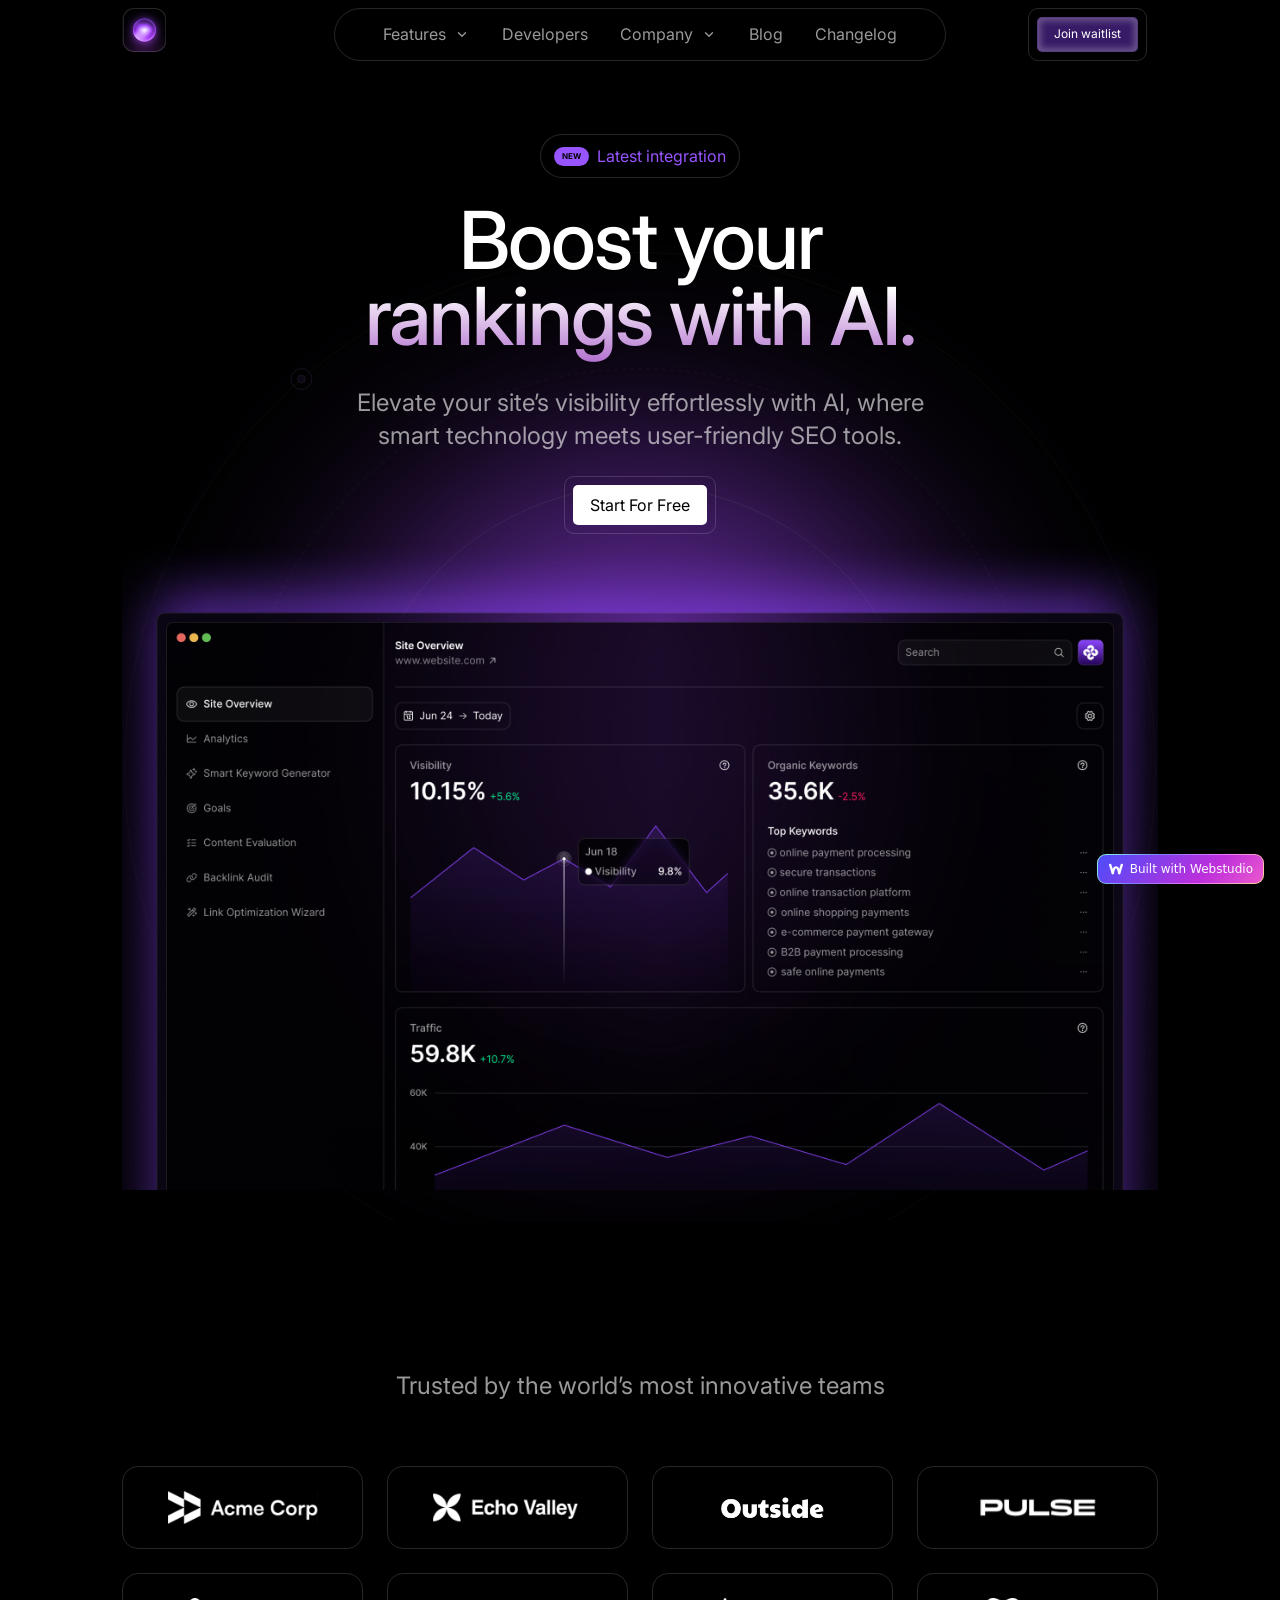
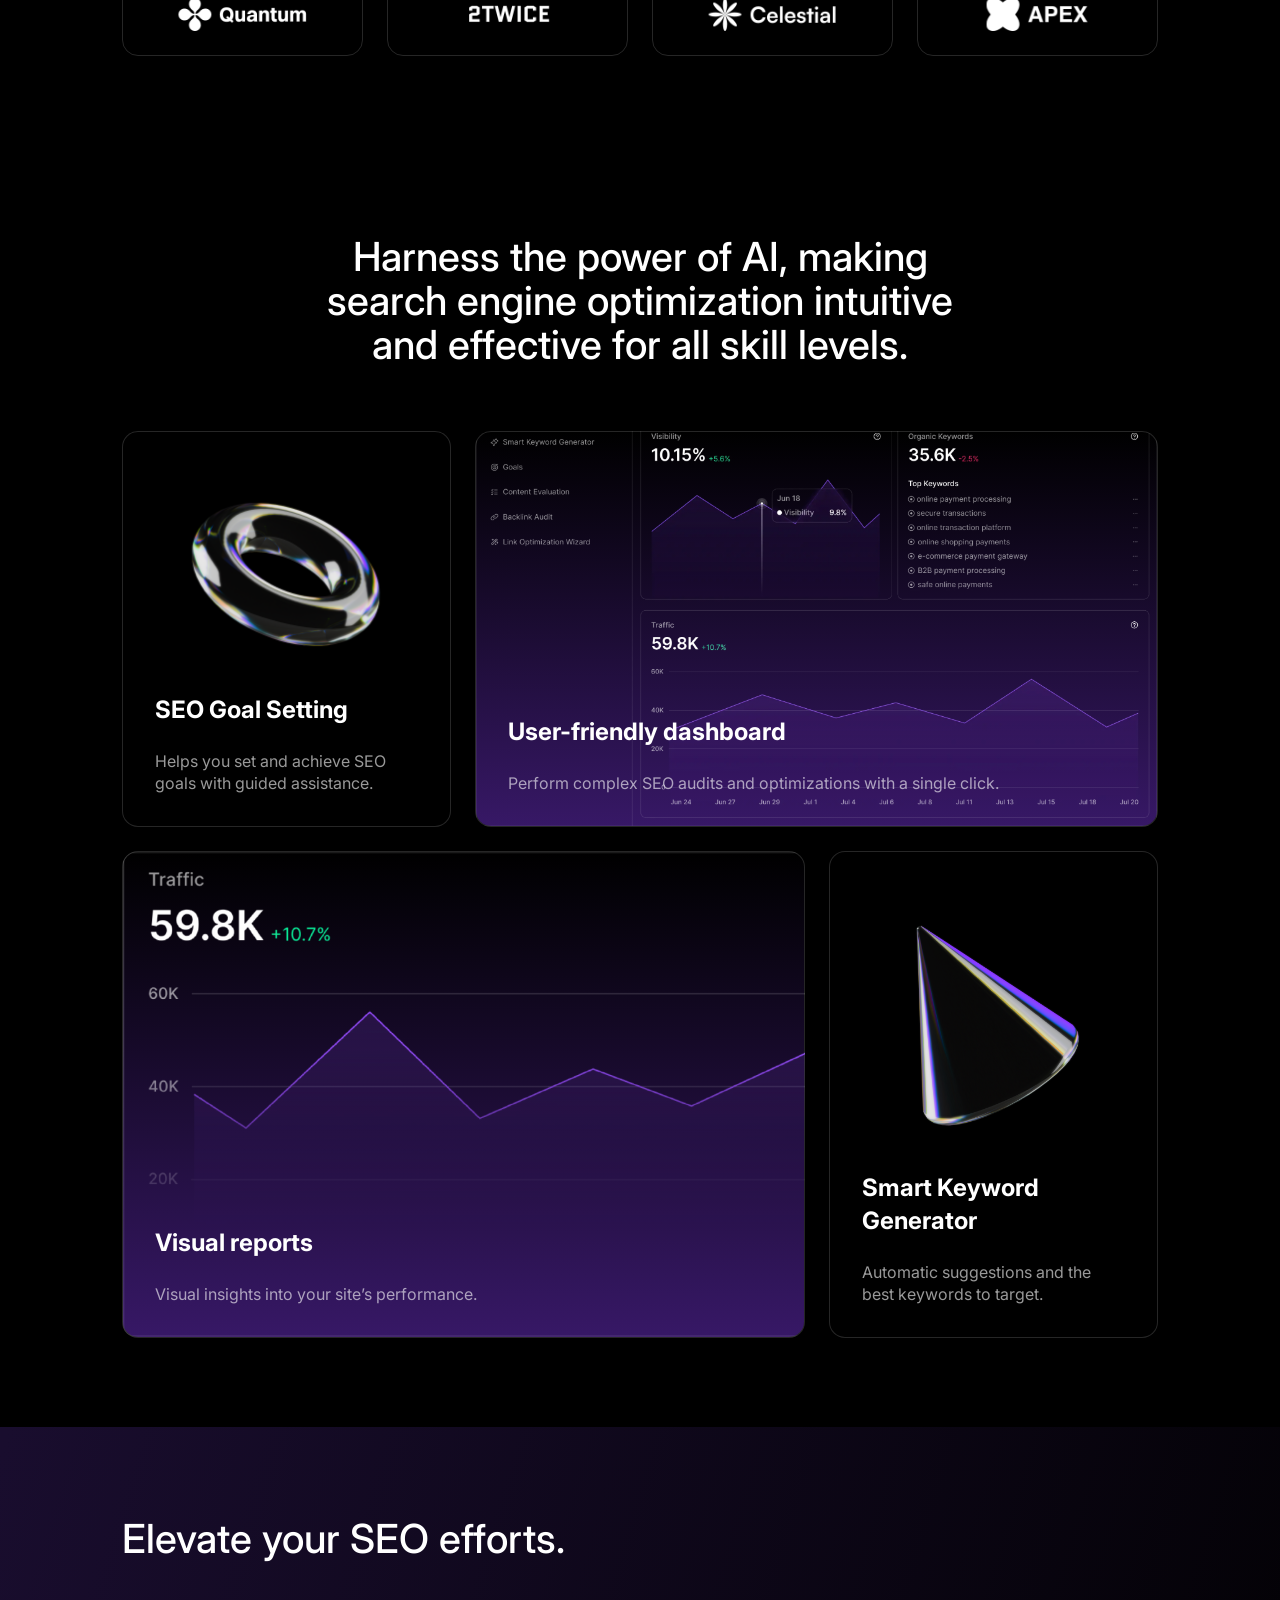
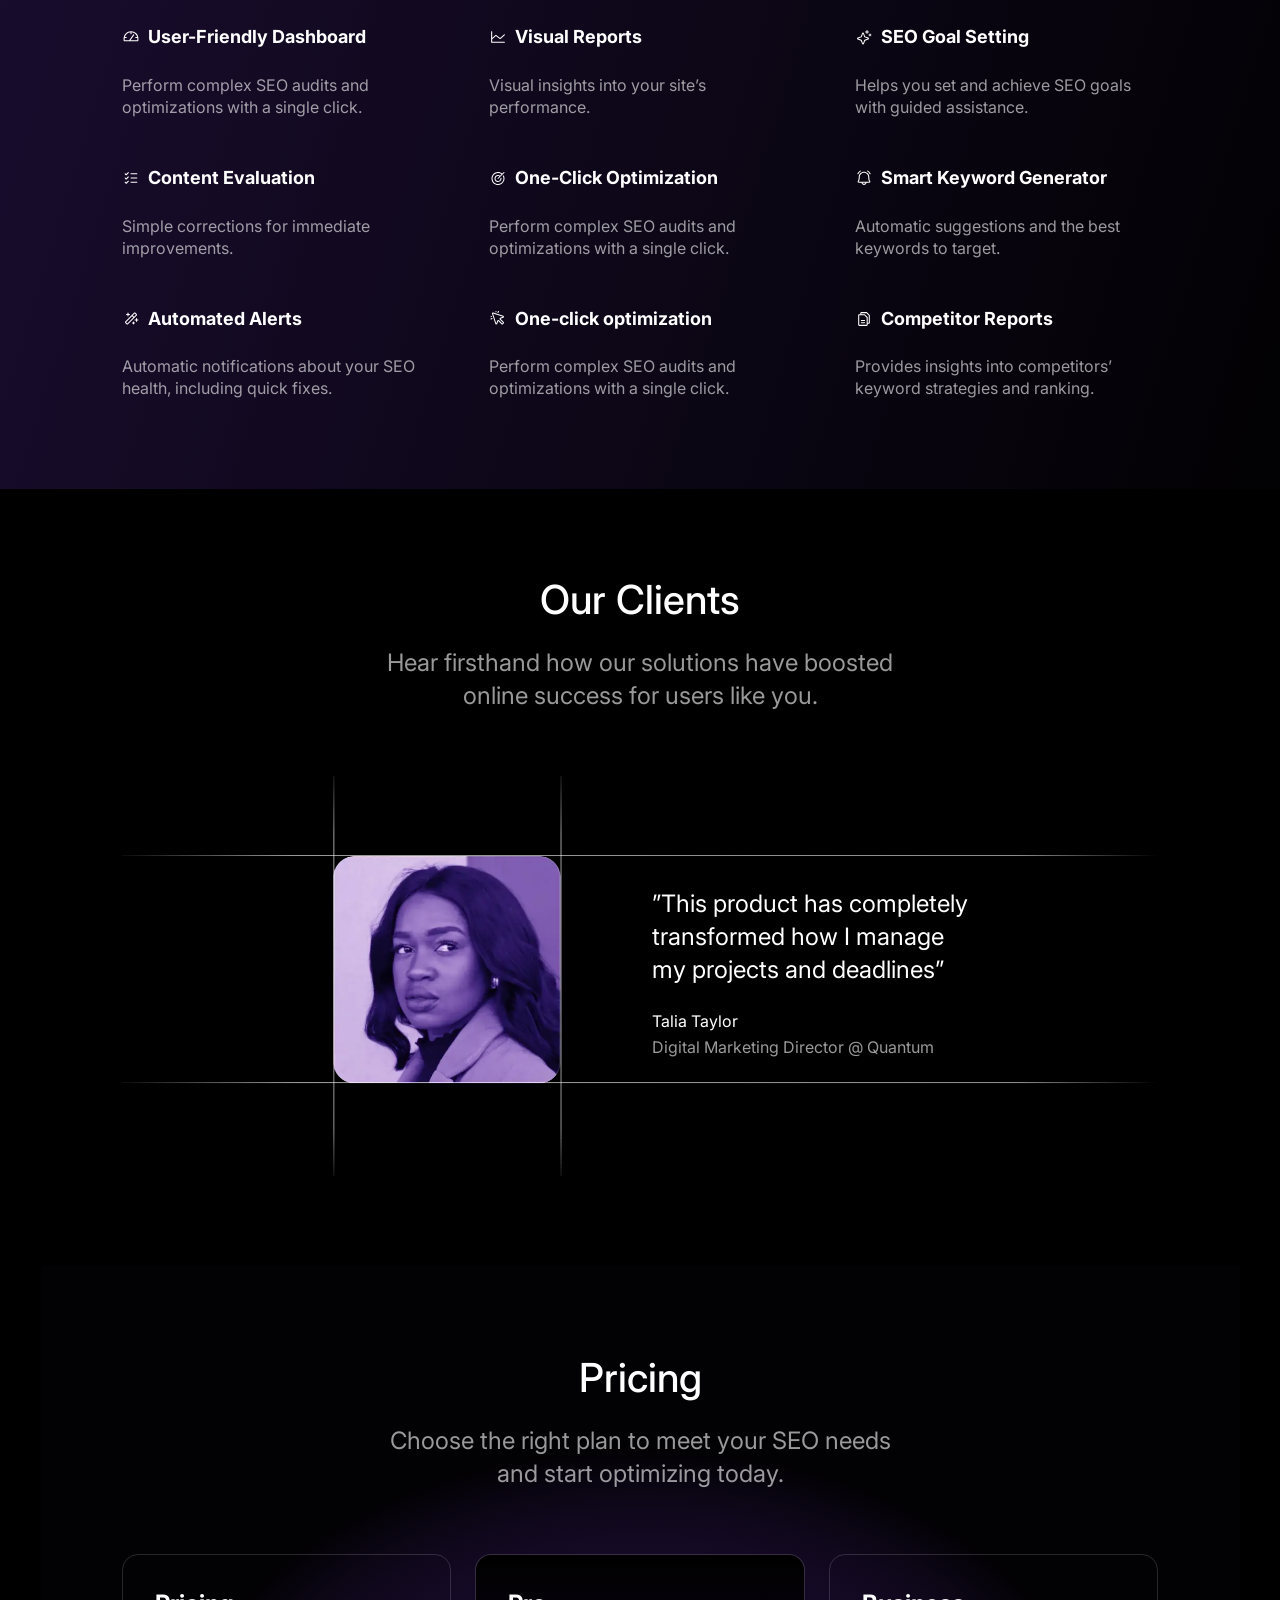
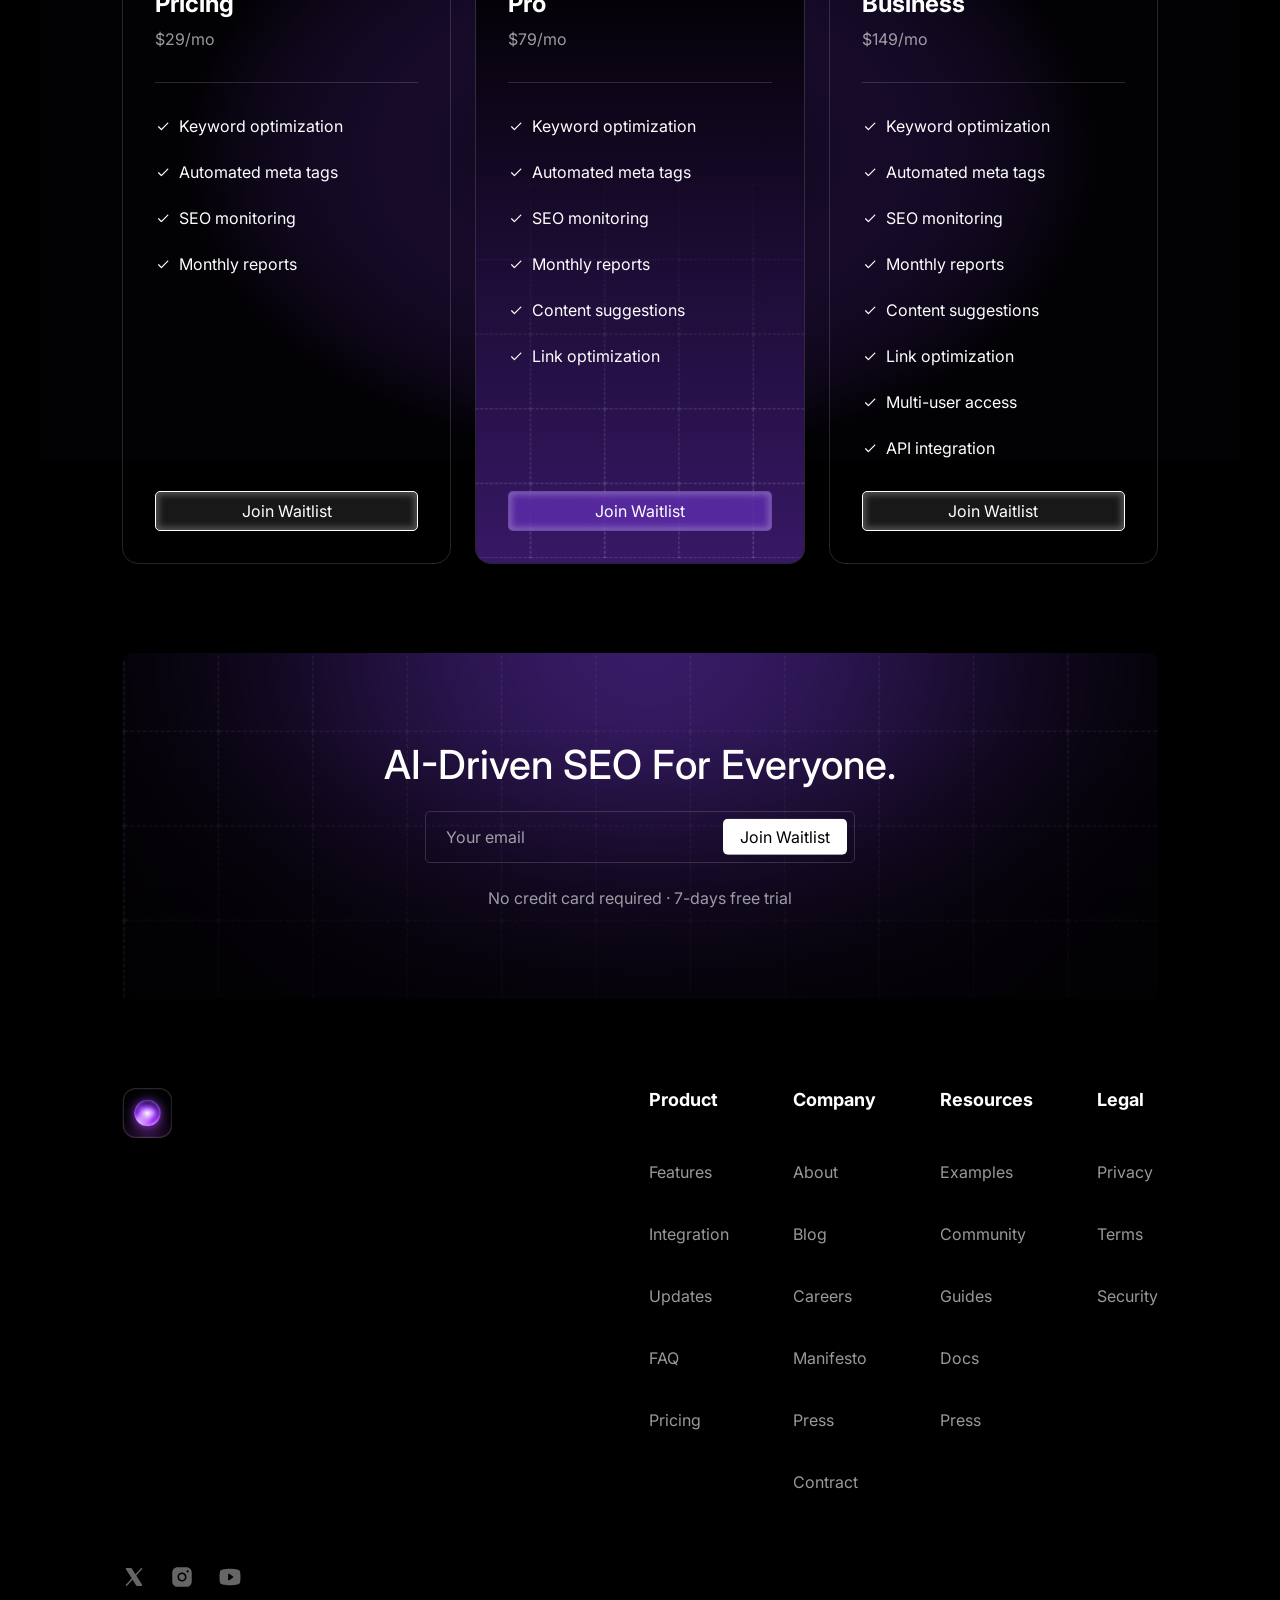
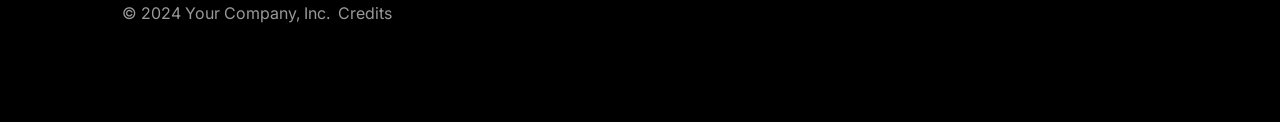
<file: index.html>
<!doctype html>
<html
  lang="en"
  data-ws-project="3098a309-3c83-4dd0-9273-2d7c728e3123"
  data-ws-last-published="2026-04-09T02:43:07.409Z"
>
  <head>
    <link
      rel="stylesheet"
      type="text/css"
      href="/assets/static/app_generated_index-6937cd5a.DacnJuhB.css"
    />
    <meta charset="UTF-8" />
    <meta name="viewport" content="width=device-width,initial-scale=1" />
    <link
      rel="preload"
      as="image"
      imagesrcset="/assets/Logo_(1)_4DOjcRBy3o604SWE02Vw5.png 16w, /assets/Logo_(1)_4DOjcRBy3o604SWE02Vw5.png 32w, /assets/Logo_(1)_4DOjcRBy3o604SWE02Vw5.png 48w, /assets/Logo_(1)_4DOjcRBy3o604SWE02Vw5.png 64w, /assets/Logo_(1)_4DOjcRBy3o604SWE02Vw5.png 96w, /assets/Logo_(1)_4DOjcRBy3o604SWE02Vw5.png 128w, /assets/Logo_(1)_4DOjcRBy3o604SWE02Vw5.png 256w, /assets/Logo_(1)_4DOjcRBy3o604SWE02Vw5.png 384w"
      imagesizes="100vw"
    />
    <link
      rel="preload"
      as="image"
      imagesrcset="/assets/App_zL4i8sX2SEd6S0cbYRfyr.png 16w, /assets/App_zL4i8sX2SEd6S0cbYRfyr.png 32w, /assets/App_zL4i8sX2SEd6S0cbYRfyr.png 48w, /assets/App_zL4i8sX2SEd6S0cbYRfyr.png 64w, /assets/App_zL4i8sX2SEd6S0cbYRfyr.png 96w, /assets/App_zL4i8sX2SEd6S0cbYRfyr.png 128w, /assets/App_zL4i8sX2SEd6S0cbYRfyr.png 256w, /assets/App_zL4i8sX2SEd6S0cbYRfyr.png 384w, /assets/App_zL4i8sX2SEd6S0cbYRfyr.png 640w, /assets/App_zL4i8sX2SEd6S0cbYRfyr.png 750w, /assets/App_zL4i8sX2SEd6S0cbYRfyr.png 828w, /assets/App_zL4i8sX2SEd6S0cbYRfyr.png 1080w, /assets/App_zL4i8sX2SEd6S0cbYRfyr.png 1200w, /assets/App_zL4i8sX2SEd6S0cbYRfyr.png 1920w, /assets/App_zL4i8sX2SEd6S0cbYRfyr.png 2048w, /assets/App_zL4i8sX2SEd6S0cbYRfyr.png 3840w"
      imagesizes="100vw"
    />
    <link rel="icon" href="/assets/logo_r1qaJQiri6sK3rPyq-Sar.svg" />
    <link
      rel="preload"
      href="/assets/Inter-VariableFont_opsz_wght_5pWJ31-T_iPEwHdXmYt6P.ttf"
      as="font"
      crossorigin="anonymous"
    />
    <link
      rel="preload"
      href="/assets/Group_1_3Lze2enBpFNP3rVOtd0Yp.svg"
      as="image"
    />
    <link
      rel="preload"
      href="/assets/App_Wide_2x_1_(2)_yiI7phUrEJxtQAVSp0ZeL.png"
      as="image"
    />
    <link
      rel="preload"
      href="/assets/Pattern_79YdcihVRk2R5H0fuZxz7.svg"
      as="image"
    />
    <link
      rel="preload"
      href="/assets/App_Wide_2x_1_(1)_69MShZLi3pDA9oCPN794H.webp"
      as="image"
    />
    <link
      rel="preload"
      href="/assets/Group_1_(1)_WG8mUOjVoPgiB8j45YY9z.svg"
      as="image"
    />
    <link
      rel="preload"
      href="/assets/Pricing_NtpbcNgAxOEKqt33rNA--.svg"
      as="image"
    />
    <link
      rel="preload"
      href="/assets/Property_1_Desktop_WC1IMy9iiJ9vL4er9JyJM.webp"
      as="image"
    />
    <link
      rel="preload"
      href="/assets/Icons_Zs8GOxaeJO22wgbZCoQDR.svg"
      as="image"
    />
    <meta property="og:url" content="https://url/" />
    <meta property="og:title" content="Boost your rankings with AI." />
    <meta property="og:type" content="website" />
    <meta
      name="description"
      content="Elevate your site’s visibility effortlessly with AI, where smart technology meets user-friendly SEO tools."
    />
    <meta
      property="og:description"
      content="Elevate your site’s visibility effortlessly with AI, where smart technology meets user-friendly SEO tools."
    />
    <meta
      property="og:image"
      content="/assets/ascend-cover_aPSGjSz0r-u7Gec3vty3n.png"
    />
    <meta property="twitter:card" content="summary_large_image" />
    <title>Boost your rankings with AI.</title>
  </head>
  <body class="w-body">
    <div class="w-box">
      <div style="display: contents">
        <div style="display: contents">
          <div class="w-html-embed">
            <style>
              /* So we don't need to add a token to every paragraph to remove margin. */
              p {
                margin: 0;
              }

              /* * {
                /* Make links scroll to their sections smoothly. */
                scroll-behavior: smooth;
              } */
            </style>
          </div>
          <div class="w-html-embed">
            <style>
              :root {
                --ani-duration: var(--duration-default, 0.2s);
                --ani-delay: 0s;
                --ani-slide-offset: 20%;
                --ani-zoom-in-scale: 1;
                --ani-zoom-out-scale: 0.85;
                --ani-flip-rotate: 30deg;
                --ani-easing: var(--easing-default, ease);
                --ani-fill-mode: forwards;
              }
              [data-ani]:not([data-ani-children]),
              [data-ani-children]:not([data-ani-progress]) > * {
                animation-duration: var(--ani-duration);
                animation-delay: var(--ani-delay);
                animation-timing-function: var(--ani-easing);
                animation-fill-mode: var(--ani-fill-mode);
                opacity: 0;
              }
              [data-ani-progress]:not([data-ani-children]),
              [data-ani-children]:not([data-ani]) > * {
                transition-property: opacity, transform;
                transition-duration: var(--ani-duration);
                transition-timing-function: var(--ani-easing);
                opacity: 0;
              }
              @keyframes fadeIn {
                from {
                  opacity: 0;
                }
                to {
                  opacity: 1;
                }
              }
              @keyframes fadeOut {
                from {
                  opacity: 1;
                }
                to {
                  opacity: 0;
                }
              }
              [data-ani-children][data-ani="fade"] > .in,
              [data-ani="fade"]:where(
                  .in:not([data-state]),
                  [data-state$="open"],
                  [data-state="active"]
                ) {
                animation-name: fadeIn;
              }
              [data-ani-children][data-ani="fade"] > .out,
              [data-ani="fade"]:where(
                  .out:not([data-state]),
                  [data-state="closed"],
                  [data-state="inactive"]
                ) {
                animation-name: fadeOut;
              }
              @keyframes slideIn {
                from {
                  opacity: 0;
                  translate: var(--ani-slide-transform);
                }
                to {
                  opacity: 1;
                  translate: none;
                }
              }
              @keyframes slideOut {
                from {
                  opacity: 1;
                  translate: none;
                }
                to {
                  opacity: 0;
                  translate: var(--ani-slide-transform);
                }
              }
              [data-ani-children][data-ani|="slide"] > .in,
              [data-ani|="slide"]:where(
                  .in:not([data-state]),
                  [data-state$="open"],
                  [data-state="active"]
                ) {
                animation-name: slideIn;
              }
              [data-ani-children][data-ani|="slide"] > .out,
              [data-ani|="slide"]:where(
                  .out:not([data-state]),
                  [data-state="closed"],
                  [data-state="inactive"]
                ) {
                animation-name: slideOut;
              }
              [data-ani="slide-up"] {
                --ani-slide-transform: 0 var(--ani-slide-offset);
              }
              [data-ani="slide-down"] {
                --ani-slide-transform: 0 calc(-1 * var(--ani-slide-offset));
              }
              [data-ani="slide-left"] {
                --ani-slide-transform: var(--ani-slide-offset);
              }
              [data-ani="slide-right"] {
                --ani-slide-transform: calc(-1 * var(--ani-slide-offset));
              }
              @keyframes zoomIn {
                from {
                  opacity: 0;
                  scale: var(--ani-zoom-out-scale);
                }
                to {
                  opacity: 1;
                  scale: 1;
                }
              }
              @keyframes zoomOut {
                from {
                  opacity: 1;
                  scale: 1;
                }
                to {
                  opacity: 0;
                  scale: var(--ani-zoom-in-scale);
                }
              }
              [data-ani-children][data-ani="zoom"] > .in,
              [data-ani|="zoom"]:where(
                  .in:not([data-state]),
                  [data-state$="open"],
                  [data-state="active"]
                ) {
                animation-name: zoomIn;
              }
              [data-ani-children][data-ani="zoom"] > .out,
              [data-ani|="zoom"]:where(
                  .out:not([data-state]),
                  [data-state="closed"],
                  [data-state="inactive"]
                ) {
                animation-name: zoomOut;
              }
              [data-ani-children][data-ani-progress="zoom"] > *,
              [data-ani-progress="zoom"]:not([data-ani-children]) {
                transform: scale(var(--ani-zoom-out-scale));
              }
              @keyframes flipInY {
                from {
                  rotate: y var(--ani-flip-rotate);
                  perspective: 2000px;
                  opacity: 0;
                }
                to {
                  rotate: y 0;
                  opacity: 1;
                }
              }
              @keyframes flipOutY {
                from {
                  rotate: y 0;
                  opacity: 1;
                }
                to {
                  perspective: 2000px;
                  rotate: y var(--ani-flip-rotate);
                  opacity: 0;
                }
              }
              @keyframes flipInX {
                from {
                  perspective: 2000px;
                  rotate: x var(--ani-flip-rotate);
                  opacity: 0;
                }
                to {
                  rotate: x 0;
                  opacity: 1;
                }
              }
              @keyframes flipOutX {
                from {
                  rotate: x 0;
                  opacity: 1;
                }
                to {
                  perspective: 2000px;
                  rotate: x var(--ani-flip-rotate);
                  opacity: 0;
                }
              }
              [data-ani-children][data-ani="flip-y"] > .in,
              [data-ani="flip-y"]:where(
                  .in:not([data-state]),
                  [data-state$="open"],
                  [data-state="active"]
                ) {
                animation-name: flipInY;
              }
              [data-ani-children][data-ani="flip-x"] > .in,
              [data-ani="flip-x"]:where(
                  .in:not([data-state]),
                  [data-state$="open"],
                  [data-state="active"]
                ) {
                animation-name: flipInX;
              }
              [data-ani-children][data-ani="flip-y"] > .out,
              [data-ani="flip-y"]:where(
                  .out:not([data-state]),
                  [data-state="closed"],
                  [data-state="inactive"]
                ) {
                animation-name: flipOutY;
              }
              [data-ani-children][data-ani="flip-x"] > .out,
              [data-ani="flip-x"]:where(
                  .out:not([data-state]),
                  [data-state="closed"],
                  [data-state="inactive"]
                ) {
                animation-name: flipOutX;
              }
              @keyframes expandDown {
                from {
                  height: 0;
                }
                to {
                  height: var(--newHeight);
                }
              }
              @keyframes expandUp {
                from {
                  height: var(--newHeight);
                }
                to {
                  height: 0;
                }
              }
              [data-ani="expand"],
              [data-ani="expand"][data-state="open"],
              [data-ani="expand"].in {
                --newHeight: var(
                  --custom-height,
                  var(
                    --radix-accordion-content-height,
                    var(--radix-collapsible-content-height, 100%)
                  )
                );
                overflow: hidden;
                opacity: 1;
              }
              [data-ani-children][data-ani="expand"] > .in,
              [data-ani="expand"]:where(
                  .in:not([data-state]),
                  [data-state$="open"],
                  [data-state="active"]
                ) {
                animation: expandDown var(--ani-duration) var(--ani-easing);
              }
              [data-ani-children][data-ani="expand"] > .out,
              [data-ani="expand"]:where(
                  .out:not([data-state]),
                  [data-state="closed"],
                  [data-state="inactive"]
                ) {
                animation: expandUp var(--ani-duration) var(--ani-easing);
              }
              @media (prefers-reduced-motion: reduce) {
                [data-ani]:not([data-ani-children]),
                [data-ani-progress]:not([data-ani-children]),
                [data-ani-children] > * {
                  opacity: 1;
                  transform: none;
                  animation: none;
                  rotate: none;
                  scale: none;
                  translate: none;
                }
              }
            </style>
          </div>
          <header
            class="w-box c1357293 c9jnjeu czr2pxy c155uc7w cry9bxc c1lxiyww c1qyy4dh ct02u4h c1z0l37u c1ml0hr7 c1fd0kk1 c11gzs80 c1sche0c c1l2989r cjqo3r0 c1cvcmzo c3xzas1 c1n6cdq4 c1a5jpyh c18j5d8w c1fysxfs"
          >
            <div
              class="w-box czr2pxy copqmak ct8c5y2 c10zkoym cignq8x cavd3zn c1tbut6b c1tzxl2z c16n19h8 cwqojdn c7klx50 c1qrxaqp cjkeggx c8pi8fa cow6lkx c1oxjrsz csud216 c1xiy5b1 cq7d8me c1ycnvnd"
            >
              <div style="display: contents">
                <div style="display: contents">
                  <a
                    aria-label="Home"
                    href="/"
                    class="w-link ceaxqcs cld4m44 c1e9wxra c1c9nyn co9inq6 c18nx7en c13zjl4p cl60rel czukzo6 cho8smv"
                    ><img
                      alt="logo"
                      width="153"
                      height="152"
                      src="/assets/Logo_(1)_4DOjcRBy3o604SWE02Vw5.png"
                      class="w-image coe1sx2"
                      sizes="100vw"
                      srcset="
                        /assets/Logo_(1)_4DOjcRBy3o604SWE02Vw5.png  16w,
                        /assets/Logo_(1)_4DOjcRBy3o604SWE02Vw5.png  32w,
                        /assets/Logo_(1)_4DOjcRBy3o604SWE02Vw5.png  48w,
                        /assets/Logo_(1)_4DOjcRBy3o604SWE02Vw5.png  64w,
                        /assets/Logo_(1)_4DOjcRBy3o604SWE02Vw5.png  96w,
                        /assets/Logo_(1)_4DOjcRBy3o604SWE02Vw5.png 128w,
                        /assets/Logo_(1)_4DOjcRBy3o604SWE02Vw5.png 256w,
                        /assets/Logo_(1)_4DOjcRBy3o604SWE02Vw5.png 384w
                      "
                      decoding="async"
                      loading="eager"
                  /></a>
                </div>
              </div>
              <nav
                aria-label="main"
                class="w-box c1mcu1jn cry9bxc c1qyy4dh ct02u4h c1lfjoq7 cgtnddv c1le23sj c40yjke c1kzn7na c17q2jvf ct49a6u c102r6kr c4sllhu clmbo8f cc3dq2t"
              >
                <div style="display: contents">
                  <div style="display: contents">
                    <nav
                      aria-label="Main"
                      data-orientation="horizontal"
                      dir="ltr"
                      class="w-navigation-menu c1cqu2xh cry9bxc cvblku1 c1xuq60h c1p217py c193ydh7 crglsme c14ip164 c1bkqfhr c1qyy4dh ct02u4h c13ldpkq c1gw84sn cjq768y c1le23sj c40yjke c1kzn7na c17q2jvf"
                    >
                      <div style="position: relative">
                        <ul
                          data-orientation="horizontal"
                          class="w-menu-list cry9bxc c1fhkm63 cqeb86t c1admj5d c34dwh1 c1qyy4dh ct02u4h cdq89vd c1tcoltv c3qzgd0 c1y6imu0 c1n13r54 c1le23sj c40yjke c1kzn7na c17q2jvf c1gw84sn cjq768y"
                          dir="ltr"
                        >
                          <li data-ws-index="0" class="w-menu-item">
                            <button
                              type="button"
                              class="w-button c12j9tyh csru8nn c1e9wxra c1c9nyn co9inq6 c18nx7en c13zjl4p ch11gwv c1md20bl c1e892th c1qyy4dh ct02u4h c1e7helk c1l0vha7 csyy8v5 c1bc2i7x c17r8x7j c13b531o c1my01bv c135vpv5 c1y6imu0 c3qzgd0 cl60rel czukzo6 c1170qfo c12mjb61"
                              id="radix-:Rmm:-trigger-0"
                              data-state="closed"
                              aria-expanded="false"
                              aria-controls="radix-:Rmm:-content-0"
                              data-radix-collection-item=""
                            >
                              <div class="w-text">Features</div>
                              <div
                                class="w-box c7ewoh2 c5m8ase clv8gve ch2prsz cg4iiql c7cjz93 c1c9nyn co9inq6 c18nx7en c13zjl4p"
                              >
                                <div class="w-html-embed">
                                  <svg
                                    xmlns="http://www.w3.org/2000/svg"
                                    viewBox="0 0 16 16"
                                    fill="currentColor"
                                    width="100%"
                                    height="100%"
                                  >
                                    <path
                                      d="M4.04 6.284a.65.65 0 0 1 .92.001L8 9.335l3.04-3.05a.65.65 0 1 1 .921.918l-3.5 3.512a.65.65 0 0 1-.921 0L4.039 7.203a.65.65 0 0 1 .001-.92Z"
                                    ></path>
                                  </svg>
                                </div>
                              </div>
                            </button>
                          </li>
                          <li data-ws-index="1" class="w-menu-item">
                            <a
                              class="w-link c12j9tyh csru8nn c1e9wxra c1c9nyn co9inq6 c18nx7en c13zjl4p ch11gwv c1md20bl c1e892th c1qyy4dh ct02u4h c1e7helk c1l0vha7 csyy8v5 c1bc2i7x c17r8x7j c13b531o c1my01bv c135vpv5 c1y6imu0 c3qzgd0 cl60rel czukzo6 c1170qfo c12mjb61"
                              href="#"
                              >Developers</a
                            >
                          </li>
                          <li data-ws-index="2" class="w-menu-item">
                            <button
                              type="button"
                              class="w-button c12j9tyh csru8nn c1e9wxra c1c9nyn co9inq6 c18nx7en c13zjl4p ch11gwv c1md20bl c1e892th c1qyy4dh ct02u4h c1e7helk c1l0vha7 csyy8v5 c1bc2i7x c17r8x7j c13b531o c1my01bv c135vpv5 c1y6imu0 c3qzgd0 cl60rel czukzo6 c1170qfo c12mjb61"
                              id="radix-:Rmm:-trigger-2"
                              data-state="closed"
                              aria-expanded="false"
                              aria-controls="radix-:Rmm:-content-2"
                              data-radix-collection-item=""
                            >
                              <div class="w-text">Company</div>
                              <div
                                class="w-box c7ewoh2 c5m8ase clv8gve ch2prsz cg4iiql c7cjz93 c1c9nyn co9inq6 c18nx7en c13zjl4p"
                              >
                                <div class="w-html-embed">
                                  <svg
                                    xmlns="http://www.w3.org/2000/svg"
                                    viewBox="0 0 16 16"
                                    fill="currentColor"
                                    width="100%"
                                    height="100%"
                                  >
                                    <path
                                      d="M4.04 6.284a.65.65 0 0 1 .92.001L8 9.335l3.04-3.05a.65.65 0 1 1 .921.918l-3.5 3.512a.65.65 0 0 1-.921 0L4.039 7.203a.65.65 0 0 1 .001-.92Z"
                                    ></path>
                                  </svg>
                                </div>
                              </div>
                            </button>
                          </li>
                          <li data-ws-index="3" class="w-menu-item">
                            <a
                              class="w-link c12j9tyh csru8nn c1e9wxra c1c9nyn co9inq6 c18nx7en c13zjl4p ch11gwv c1md20bl c1e892th c1qyy4dh ct02u4h c1e7helk c1l0vha7 csyy8v5 c1bc2i7x c17r8x7j c13b531o c1my01bv c135vpv5 c1y6imu0 c3qzgd0 cl60rel czukzo6 c1170qfo c12mjb61"
                              href="#"
                              >Blog</a
                            >
                          </li>
                          <li data-ws-index="4" class="w-menu-item">
                            <a
                              class="w-link c12j9tyh csru8nn c1e9wxra c1c9nyn co9inq6 c18nx7en c13zjl4p ch11gwv c1md20bl c1e892th c1qyy4dh ct02u4h c1e7helk c1l0vha7 csyy8v5 c1bc2i7x c17r8x7j c13b531o c1my01bv c135vpv5 c1y6imu0 c3qzgd0 cl60rel czukzo6 c1170qfo c12mjb61"
                              href="#"
                              >Changelog</a
                            >
                          </li>
                        </ul>
                      </div>
                      <div
                        class="w-box cdwd3jx c1lzcxwg cry9bxc ct02u4h cdtylqg chmjof8 czr2pxy c3xzas1 c1n6cdq4"
                      ></div>
                    </nav>
                  </div>
                </div>
              </nav>
              <div class="w-box cry9bxc c1qyy4dh ct02u4h cn6056e c1117wcl">
                <div class="w-box">
                  <div
                    class="w-box c76ugon c1va7jp0 c18xibj9 ccn5ruk c5ehae6 cax3zcx c1le23sj c40yjke c1kzn7na c17q2jvf csugexd cciu1th co2lzyj cghs7z1 c18xchlu ckqzz7r"
                  >
                    <a
                      class="w-link c1umvwl9 c13b531o c1my01bv c14z1eqr c1ktl1y1 cr8yqfm c1ufwdzl c5blvcv cml0h3f c135vpv5 csru8nn c1qyy4dh ct02u4h c1md20bl c1e892th c1qom380 cnf3mc6 cbm6zv4 ce8zlua c1mcu1jn c1d7r856 cd3iwfe c1yhcvvf cwc6hbl c11r52nx czr2pxy c3pidkv c1kol985 cy8zwmn cl60rel czukzo6 c1muywj1"
                      href="#"
                      >Join waitlist</a
                    >
                  </div>
                </div>
                <div style="display: contents">
                  <div style="display: contents">
                    <button
                      type="button"
                      aria-label="Open mobile menu"
                      class="w-button c1umvwl9 ccfzz03 cub2gss cgcvr98 c1xjllne c135vpv5 cwvpjlf c1qyy4dh ct02u4h c1md20bl c1e892th c1qom380 cnf3mc6 cbm6zv4 ce8zlua c1mcu1jn c1d7r856 cd3iwfe c1yhcvvf cwc6hbl c11r52nx c1xty5yn c1g1x4wk cy8zwmn c9x99qz cl60rel czukzo6 c1muywj1 c891fy0 c1k6tqmo c1bxqinn ckrlbpk c1oxjrsz csud216 c1xiy5b1 cq7d8me c149s0mc c1ycnvnd"
                      aria-haspopup="dialog"
                      aria-expanded="false"
                      aria-controls="radix-:R2um:"
                      data-state="closed"
                    >
                      <div class="w-html-embed">
                        <svg
                          xmlns="http://www.w3.org/2000/svg"
                          viewBox="0 0 22 22"
                          fill="currentColor"
                          width="100%"
                          height="100%"
                          style="display: block"
                        >
                          <path
                            fill-rule="evenodd"
                            d="M2 5.998a.75.75 0 0 1 .75-.75h16.5a.75.75 0 0 1 0 1.5H2.75a.75.75 0 0 1-.75-.75Zm0 5.5a.75.75 0 0 1 .75-.75h16.5a.75.75 0 0 1 0 1.5H2.75a.75.75 0 0 1-.75-.75Zm0 5.5a.75.75 0 0 1 .75-.75h16.5a.75.75 0 0 1 0 1.5H2.75a.75.75 0 0 1-.75-.75Z"
                            clip-rule="evenodd"
                          />
                        </svg>
                      </div>
                    </button>
                  </div>
                </div>
              </div>
            </div>
          </header>
        </div>
      </div>
      <main class="w-box">
        <section
          class="w-box ch3bbj5 c1mzb2kd c1030opg c1cozyp5 crv1a4t cbrrmm8 cuo9dm5 c5egcmi cxz9xjl c1dz3al c1cl2zap c8qdjaz c1uc2zh c1l8rbde cq8dnu3 cth1c7d"
        >
          <div
            class="w-box c1357293 c9jnjeu czr2pxy c155uc7w cry9bxc c1lfjoq7 c1778y6x c1wt8a7g ceu66s9 c12ae6v5 c1fd0kk1 c11gzs80"
          >
            <div
              class="w-box cry9bxc c1lfjoq7 ct8c5y2 c10zkoym c1qyy4dh c1wt8a7g"
            >
              <a
                class="w-link ceaxqcs csru8nn c1e9wxra c1c9nyn co9inq6 c18nx7en c13zjl4p c1md20bl c1e892th c1qyy4dh ct02u4h cxk6kow conc6us c108v1a0 c81fpui c1fce3gj c1nj04wn c1nitjp7 c195lvp6 c1hr6a6t c12sm2j2 c135vpv5 c1wayd1n cl60rel czukzo6 cho8smv"
                href="#"
                ><div
                  class="w-text cl7jefz c341xsy c11dowh9 c1nj04wn c1nitjp7 c195lvp6 c1hr6a6t c7vx2dq c1mgacbo cff1ay0 c14z73t1 c1hyd7qt c1clnlkm ckmcr2z"
                >
                  New
                </div>
                <div class="w-text">Latest integration</div></a
              >
              <h1
                class="w-heading c11nr3ex cy1haag c32myit cwrra4i c4rpps8 c1d23h5a cnu4kgu c1yb3n9o cbrrmm8 cuo9dm5 c40zsbj c13cx24t c1my01bv c8itdy4 c74kosi c1qom380 c1357293 c9jnjeu c1dhz37v c1xzir7e"
              >
                Boost your<br />rankings with AI.
              </h1>
              <p
                class="w-paragraph c16xpvrq c1qom380 c3fmn7t c1357293 c9jnjeu czt9u4x c1dhz37v"
              >
                Elevate your site’s visibility effortlessly with AI, where smart
                technology meets user-friendly SEO tools.
              </p>
              <div
                class="w-box c76ugon c1va7jp0 c18xibj9 ccn5ruk c5ehae6 cax3zcx c1le23sj c40yjke c1kzn7na c17q2jvf csugexd cciu1th co2lzyj cghs7z1 c18xchlu ckqzz7r"
              >
                <a
                  class="w-link c1clnlkm c13b531o c1my01bv c14z1eqr c1ktl1y1 cr8yqfm c1ufwdzl c5blvcv cml0h3f c135vpv5 csru8nn c1qyy4dh ct02u4h c1md20bl c1e892th c1qom380 c1xk5ui7 cdcs8wy c1m1praz c1mcu1jn c1d7r856 cd3iwfe c1yhcvvf cwc6hbl c11r52nx cblpe2z cy8zwmn cl60rel czukzo6 c1qvfg2v c1170qfo"
                  href="#"
                  >Start For Free</a
                >
              </div>
            </div>
            <div class="w-box">
              <img
                alt="Cover of dashboard"
                width="2400"
                height="1518"
                src="/assets/App_zL4i8sX2SEd6S0cbYRfyr.png"
                class="w-image"
                sizes="100vw"
                srcset="
                  /assets/App_zL4i8sX2SEd6S0cbYRfyr.png   16w,
                  /assets/App_zL4i8sX2SEd6S0cbYRfyr.png   32w,
                  /assets/App_zL4i8sX2SEd6S0cbYRfyr.png   48w,
                  /assets/App_zL4i8sX2SEd6S0cbYRfyr.png   64w,
                  /assets/App_zL4i8sX2SEd6S0cbYRfyr.png   96w,
                  /assets/App_zL4i8sX2SEd6S0cbYRfyr.png  128w,
                  /assets/App_zL4i8sX2SEd6S0cbYRfyr.png  256w,
                  /assets/App_zL4i8sX2SEd6S0cbYRfyr.png  384w,
                  /assets/App_zL4i8sX2SEd6S0cbYRfyr.png  640w,
                  /assets/App_zL4i8sX2SEd6S0cbYRfyr.png  750w,
                  /assets/App_zL4i8sX2SEd6S0cbYRfyr.png  828w,
                  /assets/App_zL4i8sX2SEd6S0cbYRfyr.png 1080w,
                  /assets/App_zL4i8sX2SEd6S0cbYRfyr.png 1200w,
                  /assets/App_zL4i8sX2SEd6S0cbYRfyr.png 1920w,
                  /assets/App_zL4i8sX2SEd6S0cbYRfyr.png 2048w,
                  /assets/App_zL4i8sX2SEd6S0cbYRfyr.png 3840w
                "
                decoding="async"
                loading="eager"
              />
            </div>
          </div>
        </section>
        <section class="w-box cna0hdz c1mzb2kd">
          <div
            class="w-box c1357293 c9jnjeu czr2pxy c155uc7w cry9bxc c1lfjoq7 c1778y6x c1wt8a7g c1s46o9r cdczzub c1fd0kk1 c11gzs80"
          >
            <p
              class="w-paragraph c16xpvrq c1qom380 c62q3t9 c1357293 c9jnjeu czt9u4x"
            >
              Trusted by the world’s most innovative teams
            </p>
            <div
              class="w-box copqmak c10zkoym ct8c5y2 cori9ti cstj0zg c1vrexag cl5hb04 c174sw29 cas7ks9 c155h8oe cw7dtlx czsotsp"
            >
              <div
                class="w-box cc9xhl5 c1nvgabo c1u0yu0y c1i2rq6e c12n5uks csb0ifw cg5j03k c8od1c4 czr2pxy c1bkqfhr cry9bxc c1qyy4dh ct02u4h c5ehae6 c1w2ebm1 cscr3j6 c1380t7s c1yvubyx cbxwzfl ckdqtrq c1qpskvc c1qoie81"
              >
                <img
                  alt="Company logo"
                  width="155"
                  height="34"
                  src="/assets/acme_1_SzGM5wv_nXoJMNsxf3nMp.svg"
                  class="w-image coejy3h c1fhiulb c1av00hf cji8cjn"
                  sizes="100vw"
                  srcset="
                    /assets/acme_1_SzGM5wv_nXoJMNsxf3nMp.svg  16w,
                    /assets/acme_1_SzGM5wv_nXoJMNsxf3nMp.svg  32w,
                    /assets/acme_1_SzGM5wv_nXoJMNsxf3nMp.svg  48w,
                    /assets/acme_1_SzGM5wv_nXoJMNsxf3nMp.svg  64w,
                    /assets/acme_1_SzGM5wv_nXoJMNsxf3nMp.svg  96w,
                    /assets/acme_1_SzGM5wv_nXoJMNsxf3nMp.svg 128w,
                    /assets/acme_1_SzGM5wv_nXoJMNsxf3nMp.svg 256w,
                    /assets/acme_1_SzGM5wv_nXoJMNsxf3nMp.svg 384w
                  "
                  decoding="async"
                  loading="lazy"
                />
              </div>
              <div
                class="w-box cc9xhl5 c1nvgabo c1u0yu0y c1i2rq6e c12n5uks csb0ifw cg5j03k c8od1c4 czr2pxy c1bkqfhr cry9bxc c1qyy4dh ct02u4h c5ehae6 c1w2ebm1 cscr3j6 c1380t7s c1yvubyx cbxwzfl ckdqtrq c1qpskvc c1qoie81"
              >
                <img
                  alt="Company logo"
                  width="155"
                  height="34"
                  src="/assets/acme_1_6gLv7ufQMzdLOOclvrYwV.svg"
                  class="w-image coejy3h c1fhiulb c1av00hf cji8cjn"
                  sizes="100vw"
                  srcset="
                    /assets/acme_1_6gLv7ufQMzdLOOclvrYwV.svg  16w,
                    /assets/acme_1_6gLv7ufQMzdLOOclvrYwV.svg  32w,
                    /assets/acme_1_6gLv7ufQMzdLOOclvrYwV.svg  48w,
                    /assets/acme_1_6gLv7ufQMzdLOOclvrYwV.svg  64w,
                    /assets/acme_1_6gLv7ufQMzdLOOclvrYwV.svg  96w,
                    /assets/acme_1_6gLv7ufQMzdLOOclvrYwV.svg 128w,
                    /assets/acme_1_6gLv7ufQMzdLOOclvrYwV.svg 256w,
                    /assets/acme_1_6gLv7ufQMzdLOOclvrYwV.svg 384w
                  "
                  decoding="async"
                  loading="lazy"
                />
              </div>
              <div
                class="w-box cc9xhl5 c1nvgabo c1u0yu0y c1i2rq6e c12n5uks csb0ifw cg5j03k c8od1c4 czr2pxy c1bkqfhr cry9bxc c1qyy4dh ct02u4h c5ehae6 c1w2ebm1 cscr3j6 c1380t7s c1yvubyx cbxwzfl ckdqtrq c1qpskvc c1qoie81"
              >
                <img
                  alt="Company logo"
                  width="155"
                  height="34"
                  src="/assets/acme_1_HLWJfcLQuEP3J64rb6XKM.svg"
                  class="w-image coejy3h c1fhiulb c1av00hf cji8cjn"
                  sizes="100vw"
                  srcset="
                    /assets/acme_1_HLWJfcLQuEP3J64rb6XKM.svg  16w,
                    /assets/acme_1_HLWJfcLQuEP3J64rb6XKM.svg  32w,
                    /assets/acme_1_HLWJfcLQuEP3J64rb6XKM.svg  48w,
                    /assets/acme_1_HLWJfcLQuEP3J64rb6XKM.svg  64w,
                    /assets/acme_1_HLWJfcLQuEP3J64rb6XKM.svg  96w,
                    /assets/acme_1_HLWJfcLQuEP3J64rb6XKM.svg 128w,
                    /assets/acme_1_HLWJfcLQuEP3J64rb6XKM.svg 256w,
                    /assets/acme_1_HLWJfcLQuEP3J64rb6XKM.svg 384w
                  "
                  decoding="async"
                  loading="lazy"
                />
              </div>
              <div
                class="w-box cc9xhl5 c1nvgabo c1u0yu0y c1i2rq6e c12n5uks csb0ifw cg5j03k c8od1c4 czr2pxy c1bkqfhr cry9bxc c1qyy4dh ct02u4h c5ehae6 c1w2ebm1 cscr3j6 c1380t7s c1yvubyx cbxwzfl ckdqtrq c1qpskvc c1qoie81"
              >
                <img
                  alt="Company logo"
                  width="155"
                  height="34"
                  src="/assets/acme_1_XA71WcU5185wrE6Mu6zhG.svg"
                  class="w-image coejy3h c1fhiulb c1av00hf cji8cjn"
                  sizes="100vw"
                  srcset="
                    /assets/acme_1_XA71WcU5185wrE6Mu6zhG.svg  16w,
                    /assets/acme_1_XA71WcU5185wrE6Mu6zhG.svg  32w,
                    /assets/acme_1_XA71WcU5185wrE6Mu6zhG.svg  48w,
                    /assets/acme_1_XA71WcU5185wrE6Mu6zhG.svg  64w,
                    /assets/acme_1_XA71WcU5185wrE6Mu6zhG.svg  96w,
                    /assets/acme_1_XA71WcU5185wrE6Mu6zhG.svg 128w,
                    /assets/acme_1_XA71WcU5185wrE6Mu6zhG.svg 256w,
                    /assets/acme_1_XA71WcU5185wrE6Mu6zhG.svg 384w
                  "
                  decoding="async"
                  loading="lazy"
                />
              </div>
              <div
                class="w-box cc9xhl5 c1nvgabo c1u0yu0y c1i2rq6e c12n5uks csb0ifw cg5j03k c8od1c4 czr2pxy c1bkqfhr cry9bxc c1qyy4dh ct02u4h c5ehae6 c1w2ebm1 cscr3j6 c1380t7s c1yvubyx cbxwzfl ckdqtrq c1qpskvc c1qoie81"
              >
                <img
                  alt="Company logo"
                  width="155"
                  height="34"
                  src="/assets/acme_1_nw5epIpabXJ3uVi7QFcyc.svg"
                  class="w-image coejy3h c1fhiulb c1av00hf cji8cjn"
                  sizes="100vw"
                  srcset="
                    /assets/acme_1_nw5epIpabXJ3uVi7QFcyc.svg  16w,
                    /assets/acme_1_nw5epIpabXJ3uVi7QFcyc.svg  32w,
                    /assets/acme_1_nw5epIpabXJ3uVi7QFcyc.svg  48w,
                    /assets/acme_1_nw5epIpabXJ3uVi7QFcyc.svg  64w,
                    /assets/acme_1_nw5epIpabXJ3uVi7QFcyc.svg  96w,
                    /assets/acme_1_nw5epIpabXJ3uVi7QFcyc.svg 128w,
                    /assets/acme_1_nw5epIpabXJ3uVi7QFcyc.svg 256w,
                    /assets/acme_1_nw5epIpabXJ3uVi7QFcyc.svg 384w
                  "
                  decoding="async"
                  loading="lazy"
                />
              </div>
              <div
                class="w-box cc9xhl5 c1nvgabo c1u0yu0y c1i2rq6e c12n5uks csb0ifw cg5j03k c8od1c4 czr2pxy c1bkqfhr cry9bxc c1qyy4dh ct02u4h c5ehae6 c1w2ebm1 cscr3j6 c1380t7s c1yvubyx cbxwzfl ckdqtrq c1qpskvc c1qoie81"
              >
                <img
                  alt="Company logo"
                  width="155"
                  height="34"
                  src="/assets/acme_1_uRdPm_9MYPZFZIQuEn4OC.svg"
                  class="w-image coejy3h c1fhiulb c1av00hf cji8cjn"
                  sizes="100vw"
                  srcset="
                    /assets/acme_1_uRdPm_9MYPZFZIQuEn4OC.svg  16w,
                    /assets/acme_1_uRdPm_9MYPZFZIQuEn4OC.svg  32w,
                    /assets/acme_1_uRdPm_9MYPZFZIQuEn4OC.svg  48w,
                    /assets/acme_1_uRdPm_9MYPZFZIQuEn4OC.svg  64w,
                    /assets/acme_1_uRdPm_9MYPZFZIQuEn4OC.svg  96w,
                    /assets/acme_1_uRdPm_9MYPZFZIQuEn4OC.svg 128w,
                    /assets/acme_1_uRdPm_9MYPZFZIQuEn4OC.svg 256w,
                    /assets/acme_1_uRdPm_9MYPZFZIQuEn4OC.svg 384w
                  "
                  decoding="async"
                  loading="lazy"
                />
              </div>
              <div
                class="w-box cc9xhl5 c1nvgabo c1u0yu0y c1i2rq6e c12n5uks csb0ifw cg5j03k c8od1c4 czr2pxy c1bkqfhr cry9bxc c1qyy4dh ct02u4h c5ehae6 c1w2ebm1 cscr3j6 c1380t7s c1yvubyx cbxwzfl ckdqtrq c1qpskvc c1qoie81"
              >
                <img
                  alt="Company logo"
                  width="155"
                  height="34"
                  src="/assets/acme_1_tpqwq_LcM0bL22Ua7rhwu.svg"
                  class="w-image coejy3h c1fhiulb c1av00hf cji8cjn"
                  sizes="100vw"
                  srcset="
                    /assets/acme_1_tpqwq_LcM0bL22Ua7rhwu.svg  16w,
                    /assets/acme_1_tpqwq_LcM0bL22Ua7rhwu.svg  32w,
                    /assets/acme_1_tpqwq_LcM0bL22Ua7rhwu.svg  48w,
                    /assets/acme_1_tpqwq_LcM0bL22Ua7rhwu.svg  64w,
                    /assets/acme_1_tpqwq_LcM0bL22Ua7rhwu.svg  96w,
                    /assets/acme_1_tpqwq_LcM0bL22Ua7rhwu.svg 128w,
                    /assets/acme_1_tpqwq_LcM0bL22Ua7rhwu.svg 256w,
                    /assets/acme_1_tpqwq_LcM0bL22Ua7rhwu.svg 384w
                  "
                  decoding="async"
                  loading="lazy"
                />
              </div>
              <div
                class="w-box cc9xhl5 c1nvgabo c1u0yu0y c1i2rq6e c12n5uks csb0ifw cg5j03k c8od1c4 czr2pxy c1bkqfhr cry9bxc c1qyy4dh ct02u4h c5ehae6 c1w2ebm1 cscr3j6 c1380t7s c1yvubyx cbxwzfl ckdqtrq c1qpskvc c1qoie81"
              >
                <img
                  alt="Company logo"
                  width="155"
                  height="34"
                  src="/assets/acme_1_tLX2aRXdIM-NXgBcKFoRh.svg"
                  class="w-image coejy3h c1fhiulb c1av00hf cji8cjn"
                  sizes="100vw"
                  srcset="
                    /assets/acme_1_tLX2aRXdIM-NXgBcKFoRh.svg  16w,
                    /assets/acme_1_tLX2aRXdIM-NXgBcKFoRh.svg  32w,
                    /assets/acme_1_tLX2aRXdIM-NXgBcKFoRh.svg  48w,
                    /assets/acme_1_tLX2aRXdIM-NXgBcKFoRh.svg  64w,
                    /assets/acme_1_tLX2aRXdIM-NXgBcKFoRh.svg  96w,
                    /assets/acme_1_tLX2aRXdIM-NXgBcKFoRh.svg 128w,
                    /assets/acme_1_tLX2aRXdIM-NXgBcKFoRh.svg 256w,
                    /assets/acme_1_tLX2aRXdIM-NXgBcKFoRh.svg 384w
                  "
                  decoding="async"
                  loading="lazy"
                />
              </div>
            </div>
          </div>
        </section>
        <section class="w-box cna0hdz c1mzb2kd">
          <div
            class="w-box c1357293 c9jnjeu czr2pxy c155uc7w cry9bxc c1lfjoq7 c1778y6x c1wt8a7g c1s46o9r cdczzub c1fd0kk1 c11gzs80"
          >
            <h2
              class="w-heading c1dxq9cf cy1haag c32myit cwrra4i c12y6bqh c1mpwk4w c74kosi c1qom380 c1357293 c9jnjeu c1dhz37v"
            >
              Harness the power of AI, making search engine optimization
              intuitive and effective for all skill levels.
            </h2>
            <div
              class="w-box copqmak c10zkoym ct8c5y2 cejtdrx co2qwzx c1vrexag cx6c9kw c174sw29"
            >
              <div
                class="w-box cry9bxc c1lfjoq7 c18v2pa2 c1z0l37u c1ml0hr7 cv2gy63 cxn73lu c5dy17i c1hsfuam c1af7urd cd8sgzj c15hexcm"
              >
                <div
                  class="w-box cry9bxc c1lfjoq7 c1778y6x c1wt8a7g c1md20bl c1e892th"
                >
                  <img
                    alt="3d object"
                    width="530"
                    height="412"
                    src="/assets/Visual_92J8YkAjOrgi5wnfkiE2L.png"
                    class="w-image"
                    sizes="100vw"
                    srcset="
                      /assets/Visual_92J8YkAjOrgi5wnfkiE2L.png   16w,
                      /assets/Visual_92J8YkAjOrgi5wnfkiE2L.png   32w,
                      /assets/Visual_92J8YkAjOrgi5wnfkiE2L.png   48w,
                      /assets/Visual_92J8YkAjOrgi5wnfkiE2L.png   64w,
                      /assets/Visual_92J8YkAjOrgi5wnfkiE2L.png   96w,
                      /assets/Visual_92J8YkAjOrgi5wnfkiE2L.png  128w,
                      /assets/Visual_92J8YkAjOrgi5wnfkiE2L.png  256w,
                      /assets/Visual_92J8YkAjOrgi5wnfkiE2L.png  384w,
                      /assets/Visual_92J8YkAjOrgi5wnfkiE2L.png  640w,
                      /assets/Visual_92J8YkAjOrgi5wnfkiE2L.png  750w,
                      /assets/Visual_92J8YkAjOrgi5wnfkiE2L.png  828w,
                      /assets/Visual_92J8YkAjOrgi5wnfkiE2L.png 1080w
                    "
                    decoding="async"
                    loading="lazy"
                  />
                </div>
                <div
                  class="w-box cry9bxc c1lfjoq7 c16xs6ny c1wt8a7g c1z0l37u c1ml0hr7"
                >
                  <h3
                    class="w-heading cuoke4w c11dowh9 c32myit cwrra4i c12y6bqh"
                  >
                    SEO Goal Setting
                  </h3>
                  <p class="w-paragraph">
                    Helps you set and achieve SEO goals with guided assistance.
                  </p>
                </div>
              </div>
              <div
                class="w-box cry9bxc c1lfjoq7 c1t3frhm c1z0l37u c1ml0hr7 cv2gy63 cxn73lu c5dy17i c1hsfuam c1af7urd czx9unu cn1jd01 c12hsjsj c1ru090q c1syziaj c119suh8 cx97dnn c19wkfj2 colzpbp cd8sgzj c15hexcm cyhujw8 c1l2ougi"
              >
                <div
                  class="w-box cry9bxc c1lfjoq7 c16xs6ny c1wt8a7g c1z0l37u c1ml0hr7"
                >
                  <h3
                    class="w-heading cuoke4w c11dowh9 c32myit cwrra4i c12y6bqh"
                  >
                    User-friendly dashboard
                  </h3>
                  <p class="w-paragraph">
                    Perform complex SEO audits and optimizations with a single
                    click.
                  </p>
                </div>
              </div>
              <div
                class="w-box cry9bxc c1lfjoq7 c1t3frhm c1z0l37u c1ml0hr7 cv2gy63 cxn73lu c5dy17i c1hsfuam c1af7urd c28cf7m c5zb6ju c12hsjsj c1ru090q c1syziaj c119suh8 cx97dnn c19wkfj2 colzpbp cd8sgzj c15hexcm c1axwber c1l2ougi"
              >
                <div
                  class="w-box cry9bxc c1lfjoq7 c16xs6ny c1wt8a7g c1z0l37u c1ml0hr7"
                >
                  <h3
                    class="w-heading cuoke4w c11dowh9 c32myit cwrra4i c12y6bqh"
                  >
                    Visual reports
                  </h3>
                  <p class="w-paragraph">
                    Visual insights into your site’s performance.
                  </p>
                </div>
              </div>
              <div
                class="w-box cry9bxc c1lfjoq7 c18v2pa2 c1z0l37u c1ml0hr7 cv2gy63 cxn73lu c5dy17i c1hsfuam c1af7urd cd8sgzj c15hexcm"
              >
                <div
                  class="w-box cry9bxc c1lfjoq7 c1778y6x c1wt8a7g c1md20bl c1e892th"
                >
                  <img
                    alt="3d object"
                    width="468"
                    height="468"
                    src="/assets/Visual_(1)__5uTpyEh4NIm5XedfvE3T.png"
                    class="w-image"
                    sizes="100vw"
                    srcset="
                      /assets/Visual_(1)__5uTpyEh4NIm5XedfvE3T.png   16w,
                      /assets/Visual_(1)__5uTpyEh4NIm5XedfvE3T.png   32w,
                      /assets/Visual_(1)__5uTpyEh4NIm5XedfvE3T.png   48w,
                      /assets/Visual_(1)__5uTpyEh4NIm5XedfvE3T.png   64w,
                      /assets/Visual_(1)__5uTpyEh4NIm5XedfvE3T.png   96w,
                      /assets/Visual_(1)__5uTpyEh4NIm5XedfvE3T.png  128w,
                      /assets/Visual_(1)__5uTpyEh4NIm5XedfvE3T.png  256w,
                      /assets/Visual_(1)__5uTpyEh4NIm5XedfvE3T.png  384w,
                      /assets/Visual_(1)__5uTpyEh4NIm5XedfvE3T.png  640w,
                      /assets/Visual_(1)__5uTpyEh4NIm5XedfvE3T.png  750w,
                      /assets/Visual_(1)__5uTpyEh4NIm5XedfvE3T.png  828w,
                      /assets/Visual_(1)__5uTpyEh4NIm5XedfvE3T.png 1080w
                    "
                    decoding="async"
                    loading="lazy"
                  />
                </div>
                <div
                  class="w-box cry9bxc c1lfjoq7 c16xs6ny c1wt8a7g c1z0l37u c1ml0hr7"
                >
                  <h3
                    class="w-heading cuoke4w c11dowh9 c32myit cwrra4i c12y6bqh"
                  >
                    Smart Keyword Generator
                  </h3>
                  <p class="w-paragraph">
                    Automatic suggestions and the best keywords to target.
                  </p>
                </div>
              </div>
            </div>
          </div>
        </section>
        <section
          class="w-box cna0hdz c1mzb2kd cblbfaz cnu4kgu c1yb3n9o cbrrmm8 cuo9dm5 c5egcmi c1xzir7e"
        >
          <div
            class="w-box c1357293 c9jnjeu czr2pxy c155uc7w cry9bxc c1lfjoq7 c1778y6x c1wt8a7g c1s46o9r cdczzub c1fd0kk1 c11gzs80"
          >
            <h2
              class="w-heading c1dxq9cf cy1haag c32myit cwrra4i c12y6bqh c1mpwk4w"
            >
              Elevate your SEO efforts.
            </h2>
            <div
              class="w-box copqmak c1s46o9r c162t7yy cejtdrx co2qwzx c1vrexag cx6c9kw c174sw29"
            >
              <div
                class="w-box cry9bxc c1lfjoq7 c1wt8a7g c1z0l37u c1ml0hr7 cv2gy63 cxn73lu c5dy17i c1hsfuam c1e7helk ceud8o c18knjwi"
              >
                <div
                  class="w-box cry9bxc c1lfjoq7 c1778y6x c1wt8a7g c1md20bl c1e892th"
                >
                  <h3
                    class="w-heading cry9bxc c1qyy4dh c1wt8a7g c1md20bl c1e892th c160atll c11dowh9 c32myit cwrra4i c12y6bqh"
                  >
                    <div
                      class="w-html-embed csru8nn ch2prsz cg4iiql c1qyy4dh ct02u4h"
                    >
                      <svg
                        width="100%"
                        height="100%"
                        viewBox="0 0 16 17"
                        fill="none"
                        xmlns="http://www.w3.org/2000/svg"
                      >
                        <path
                          d="M12.9412 5.0419C12.2931 4.39231 11.5228 3.87744 10.6747 3.527C9.82668 3.17655 8.91762 2.99745 8 3.00003H7.975C4.12937 3.01315 1 6.18753 1 10.0707V11.5C1 11.7652 1.10536 12.0196 1.29289 12.2071C1.48043 12.3947 1.73478 12.5 2 12.5H14C14.2652 12.5 14.5196 12.3947 14.7071 12.2071C14.8946 12.0196 15 11.7652 15 11.5V10C15.0026 9.07839 14.8219 8.16544 14.4684 7.31426C14.115 6.46307 13.5959 5.69065 12.9412 5.0419ZM14 11.5H7.48187L10.9044 6.79378C10.9824 6.68653 11.0147 6.55266 10.9941 6.42162C10.9735 6.29058 10.9016 6.1731 10.7944 6.09503C10.6871 6.01695 10.5533 5.98468 10.4222 6.00531C10.2912 6.02594 10.1737 6.09778 10.0956 6.20503L6.245 11.5H2V10.0707C2 9.87815 2.00937 9.68815 2.02688 9.50003H3.5C3.63261 9.50003 3.75979 9.44735 3.85355 9.35358C3.94732 9.25981 4 9.13264 4 9.00003C4 8.86742 3.94732 8.74024 3.85355 8.64647C3.75979 8.55271 3.63261 8.50003 3.5 8.50003H2.20438C2.84938 6.07128 4.95438 4.23503 7.5 4.02128V5.50003C7.5 5.63264 7.55268 5.75981 7.64645 5.85358C7.74021 5.94735 7.86739 6.00003 8 6.00003C8.13261 6.00003 8.25979 5.94735 8.35355 5.85358C8.44732 5.75981 8.5 5.63264 8.5 5.50003V4.02065C9.74041 4.12504 10.9178 4.61209 11.8694 5.4145C12.8211 6.21692 13.5001 7.29508 13.8125 8.50003H12.5C12.3674 8.50003 12.2402 8.55271 12.1464 8.64647C12.0527 8.74024 12 8.86742 12 9.00003C12 9.13264 12.0527 9.25981 12.1464 9.35358C12.2402 9.44735 12.3674 9.50003 12.5 9.50003H13.9794C13.9925 9.66565 14 9.8319 14 10V11.5Z"
                          fill="currentColor"
                        ></path>
                      </svg>
                    </div>
                    <span class="w-text">User-Friendly Dashboard</span>
                  </h3>
                </div>
                <div
                  class="w-box cry9bxc c1lfjoq7 c16xs6ny c1wt8a7g c1z0l37u c1ml0hr7"
                >
                  <p class="w-paragraph">
                    Perform complex SEO audits and optimizations with a single
                    click.
                  </p>
                </div>
              </div>
              <div
                class="w-box cry9bxc c1lfjoq7 c1wt8a7g c1z0l37u c1ml0hr7 cv2gy63 cxn73lu c5dy17i c1hsfuam c1e7helk ceud8o c18knjwi"
              >
                <div
                  class="w-box cry9bxc c1lfjoq7 c1778y6x c1wt8a7g c1md20bl c1e892th"
                >
                  <h3
                    class="w-heading cry9bxc c1qyy4dh c1wt8a7g c1md20bl c1e892th c160atll c11dowh9 c32myit cwrra4i c12y6bqh"
                  >
                    <div
                      class="w-html-embed csru8nn ch2prsz cg4iiql c1qyy4dh ct02u4h"
                    >
                      <svg
                        width="100%"
                        height="100%"
                        viewBox="0 0 16 17"
                        fill="none"
                        xmlns="http://www.w3.org/2000/svg"
                      >
                        <path
                          d="M14.5 13.5C14.5 13.6326 14.4473 13.7598 14.3536 13.8536C14.2598 13.9473 14.1326 14 14 14H2C1.86739 14 1.74021 13.9473 1.64645 13.8536C1.55268 13.7598 1.5 13.6326 1.5 13.5V3.5C1.5 3.36739 1.55268 3.24021 1.64645 3.14645C1.74021 3.05268 1.86739 3 2 3C2.13261 3 2.25979 3.05268 2.35355 3.14645C2.44732 3.24021 2.5 3.36739 2.5 3.5V9.39812L5.67063 6.625C5.7569 6.54947 5.86652 6.5059 5.9811 6.50157C6.09569 6.49725 6.20828 6.53244 6.3 6.60125L9.97563 9.35812L13.6706 6.125C13.7191 6.07704 13.7768 6.0395 13.8403 6.01467C13.9038 5.98985 13.9717 5.97827 14.0398 5.98065C14.1079 5.98303 14.1749 5.99931 14.2365 6.0285C14.2981 6.05769 14.3531 6.09917 14.398 6.15038C14.443 6.2016 14.4771 6.26148 14.4981 6.32633C14.5191 6.39119 14.5266 6.45965 14.5201 6.52752C14.5137 6.59538 14.4935 6.66122 14.4607 6.72097C14.4279 6.78073 14.3832 6.83314 14.3294 6.875L10.3294 10.375C10.2431 10.4505 10.1335 10.4941 10.0189 10.4984C9.90431 10.5028 9.79173 10.4676 9.7 10.3988L6.02437 7.64313L2.5 10.7269V13H14C14.1326 13 14.2598 13.0527 14.3536 13.1464C14.4473 13.2402 14.5 13.3674 14.5 13.5Z"
                          fill="currentColor"
                        ></path>
                      </svg>
                    </div>
                    <span class="w-text">Visual Reports</span>
                  </h3>
                </div>
                <div
                  class="w-box cry9bxc c1lfjoq7 c16xs6ny c1wt8a7g c1z0l37u c1ml0hr7"
                >
                  <p class="w-paragraph">
                    Visual insights into your site’s performance.
                  </p>
                </div>
              </div>
              <div
                class="w-box cry9bxc c1lfjoq7 c1wt8a7g c1z0l37u c1ml0hr7 cv2gy63 cxn73lu c5dy17i c1hsfuam c1e7helk ceud8o c18knjwi"
              >
                <div
                  class="w-box cry9bxc c1lfjoq7 c1778y6x c1wt8a7g c1md20bl c1e892th"
                >
                  <h3
                    class="w-heading cry9bxc c1qyy4dh c1wt8a7g c1md20bl c1e892th c160atll c11dowh9 c32myit cwrra4i c12y6bqh"
                  >
                    <div
                      class="w-html-embed csru8nn ch2prsz cg4iiql c1qyy4dh ct02u4h"
                    >
                      <svg
                        width="16"
                        height="17"
                        viewBox="0 0 16 17"
                        fill="none"
                        xmlns="http://www.w3.org/2000/svg"
                      >
                        <path
                          d="M12.3487 8.56625L9.12498 7.375L7.93748 4.14875C7.86716 3.95771 7.73992 3.79283 7.57295 3.67637C7.40598 3.5599 7.2073 3.49746 7.00373 3.49746C6.80015 3.49746 6.60147 3.5599 6.4345 3.67637C6.26753 3.79283 6.1403 3.95771 6.06998 4.14875L4.87498 7.375L1.64873 8.5625C1.45768 8.63282 1.29281 8.76005 1.17634 8.92702C1.05988 9.094 0.997437 9.29267 0.997437 9.49625C0.997437 9.69983 1.05988 9.8985 1.17634 10.0655C1.29281 10.2324 1.45768 10.3597 1.64873 10.43L4.87498 11.625L6.06248 14.8512C6.1328 15.0423 6.26003 15.2072 6.427 15.3236C6.59397 15.4401 6.79265 15.5025 6.99623 15.5025C7.1998 15.5025 7.39848 15.4401 7.56545 15.3236C7.73242 15.2072 7.85965 15.0423 7.92998 14.8512L9.12498 11.625L12.3512 10.4375C12.5423 10.3672 12.7071 10.2399 12.8236 10.073C12.9401 9.906 13.0025 9.70733 13.0025 9.50375C13.0025 9.30017 12.9401 9.1015 12.8236 8.93452C12.7071 8.76755 12.5423 8.64032 12.3512 8.57L12.3487 8.56625ZM8.56248 10.7638C8.49461 10.7888 8.43297 10.8282 8.38183 10.8793C8.33068 10.9305 8.29124 10.9921 8.26623 11.06L6.99998 14.4906L5.73623 11.0625C5.71125 10.9939 5.67157 10.9316 5.61996 10.88C5.56835 10.8284 5.50606 10.7887 5.43748 10.7638L2.00935 9.5L5.43748 8.23625C5.50606 8.21128 5.56835 8.17159 5.61996 8.11998C5.67157 8.06837 5.71125 8.00608 5.73623 7.9375L6.99998 4.50938L8.26373 7.9375C8.28874 8.00537 8.32818 8.067 8.37933 8.11815C8.43047 8.1693 8.49211 8.20874 8.55998 8.23375L11.9906 9.5L8.56248 10.7638ZM8.99998 3C8.99998 2.86739 9.05266 2.74021 9.14642 2.64645C9.24019 2.55268 9.36737 2.5 9.49998 2.5H10.5V1.5C10.5 1.36739 10.5527 1.24021 10.6464 1.14645C10.7402 1.05268 10.8674 1 11 1C11.1326 1 11.2598 1.05268 11.3535 1.14645C11.4473 1.24021 11.5 1.36739 11.5 1.5V2.5H12.5C12.6326 2.5 12.7598 2.55268 12.8535 2.64645C12.9473 2.74021 13 2.86739 13 3C13 3.13261 12.9473 3.25979 12.8535 3.35355C12.7598 3.44732 12.6326 3.5 12.5 3.5H11.5V4.5C11.5 4.63261 11.4473 4.75979 11.3535 4.85355C11.2598 4.94732 11.1326 5 11 5C10.8674 5 10.7402 4.94732 10.6464 4.85355C10.5527 4.75979 10.5 4.63261 10.5 4.5V3.5H9.49998C9.36737 3.5 9.24019 3.44732 9.14642 3.35355C9.05266 3.25979 8.99998 3.13261 8.99998 3ZM15.5 6C15.5 6.13261 15.4473 6.25979 15.3535 6.35355C15.2598 6.44732 15.1326 6.5 15 6.5H14.5V7C14.5 7.13261 14.4473 7.25979 14.3535 7.35355C14.2598 7.44732 14.1326 7.5 14 7.5C13.8674 7.5 13.7402 7.44732 13.6464 7.35355C13.5527 7.25979 13.5 7.13261 13.5 7V6.5H13C12.8674 6.5 12.7402 6.44732 12.6464 6.35355C12.5527 6.25979 12.5 6.13261 12.5 6C12.5 5.86739 12.5527 5.74021 12.6464 5.64645C12.7402 5.55268 12.8674 5.5 13 5.5H13.5V5C13.5 4.86739 13.5527 4.74021 13.6464 4.64645C13.7402 4.55268 13.8674 4.5 14 4.5C14.1326 4.5 14.2598 4.55268 14.3535 4.64645C14.4473 4.74021 14.5 4.86739 14.5 5V5.5H15C15.1326 5.5 15.2598 5.55268 15.3535 5.64645C15.4473 5.74021 15.5 5.86739 15.5 6Z"
                          fill="white"
                        ></path>
                      </svg>
                    </div>
                    <span class="w-text">SEO Goal Setting</span>
                  </h3>
                </div>
                <div
                  class="w-box cry9bxc c1lfjoq7 c16xs6ny c1wt8a7g c1z0l37u c1ml0hr7"
                >
                  <p class="w-paragraph">
                    Helps you set and achieve SEO goals with guided assistance.
                  </p>
                </div>
              </div>
              <div
                class="w-box cry9bxc c1lfjoq7 c1wt8a7g c1z0l37u c1ml0hr7 cv2gy63 cxn73lu c5dy17i c1hsfuam c1e7helk ceud8o c18knjwi"
              >
                <div
                  class="w-box cry9bxc c1lfjoq7 c1778y6x c1wt8a7g c1md20bl c1e892th"
                >
                  <h3
                    class="w-heading cry9bxc c1qyy4dh c1wt8a7g c1md20bl c1e892th c160atll c11dowh9 c32myit cwrra4i c12y6bqh"
                  >
                    <div
                      class="w-html-embed csru8nn ch2prsz cg4iiql c1qyy4dh ct02u4h"
                    >
                      <svg
                        width="100%"
                        height="100%"
                        viewBox="0 0 16 17"
                        fill="none"
                        xmlns="http://www.w3.org/2000/svg"
                      >
                        <path
                          d="M14 8.50003C14 8.63264 13.9473 8.75982 13.8536 8.85359C13.7598 8.94736 13.6326 9.00003 13.5 9.00003H8C7.86739 9.00003 7.74022 8.94736 7.64645 8.85359C7.55268 8.75982 7.5 8.63264 7.5 8.50003C7.5 8.36743 7.55268 8.24025 7.64645 8.14648C7.74022 8.05271 7.86739 8.00003 8 8.00003H13.5C13.6326 8.00003 13.7598 8.05271 13.8536 8.14648C13.9473 8.24025 14 8.36743 14 8.50003ZM8 5.00003H13.5C13.6326 5.00003 13.7598 4.94736 13.8536 4.85359C13.9473 4.75982 14 4.63264 14 4.50003C14 4.36743 13.9473 4.24025 13.8536 4.14648C13.7598 4.05271 13.6326 4.00003 13.5 4.00003H8C7.86739 4.00003 7.74022 4.05271 7.64645 4.14648C7.55268 4.24025 7.5 4.36743 7.5 4.50003C7.5 4.63264 7.55268 4.75982 7.64645 4.85359C7.74022 4.94736 7.86739 5.00003 8 5.00003ZM13.5 12H8C7.86739 12 7.74022 12.0527 7.64645 12.1465C7.55268 12.2402 7.5 12.3674 7.5 12.5C7.5 12.6326 7.55268 12.7598 7.64645 12.8536C7.74022 12.9474 7.86739 13 8 13H13.5C13.6326 13 13.7598 12.9474 13.8536 12.8536C13.9473 12.7598 14 12.6326 14 12.5C14 12.3674 13.9473 12.2402 13.8536 12.1465C13.7598 12.0527 13.6326 12 13.5 12ZM5.14625 3.14628L3.5 4.79316L2.85375 4.14628C2.75993 4.05246 2.63269 3.99976 2.5 3.99976C2.36732 3.99976 2.24007 4.05246 2.14625 4.14628C2.05243 4.2401 1.99973 4.36735 1.99973 4.50003C1.99973 4.63272 2.05243 4.75996 2.14625 4.85378L3.14625 5.85378C3.19269 5.90027 3.24783 5.93715 3.30853 5.96231C3.36923 5.98748 3.4343 6.00043 3.5 6.00043C3.56571 6.00043 3.63077 5.98748 3.69147 5.96231C3.75217 5.93715 3.80732 5.90027 3.85375 5.85378L5.85375 3.85378C5.94757 3.75996 6.00028 3.63272 6.00028 3.50003C6.00028 3.36735 5.94757 3.2401 5.85375 3.14628C5.75993 3.05246 5.63269 2.99976 5.5 2.99976C5.36732 2.99976 5.24007 3.05246 5.14625 3.14628ZM5.14625 7.14628L3.5 8.79316L2.85375 8.14628C2.75993 8.05246 2.63269 7.99976 2.5 7.99976C2.36732 7.99976 2.24007 8.05246 2.14625 8.14628C2.05243 8.2401 1.99973 8.36735 1.99973 8.50003C1.99973 8.56573 2.01267 8.63079 2.03781 8.69148C2.06295 8.75218 2.0998 8.80733 2.14625 8.85378L3.14625 9.85378C3.19269 9.90027 3.24783 9.93715 3.30853 9.96231C3.36923 9.98748 3.4343 10.0004 3.5 10.0004C3.56571 10.0004 3.63077 9.98748 3.69147 9.96231C3.75217 9.93715 3.80732 9.90027 3.85375 9.85378L5.85375 7.85378C5.94757 7.75996 6.00028 7.63272 6.00028 7.50003C6.00028 7.36735 5.94757 7.2401 5.85375 7.14628C5.75993 7.05246 5.63269 6.99976 5.5 6.99976C5.36732 6.99976 5.24007 7.05246 5.14625 7.14628ZM5.14625 11.1463L3.5 12.7932L2.85375 12.1463C2.8073 12.0998 2.75215 12.063 2.69145 12.0378C2.63076 12.0127 2.5657 11.9998 2.5 11.9998C2.43431 11.9998 2.36925 12.0127 2.30856 12.0378C2.24786 12.063 2.19271 12.0998 2.14625 12.1463C2.0998 12.1927 2.06295 12.2479 2.03781 12.3086C2.01267 12.3693 1.99973 12.4343 1.99973 12.5C1.99973 12.5657 2.01267 12.6308 2.03781 12.6915C2.06295 12.7522 2.0998 12.8073 2.14625 12.8538L3.14625 13.8538C3.19269 13.9003 3.24783 13.9372 3.30853 13.9623C3.36923 13.9875 3.4343 14.0004 3.5 14.0004C3.56571 14.0004 3.63077 13.9875 3.69147 13.9623C3.75217 13.9372 3.80732 13.9003 3.85375 13.8538L5.85375 11.8538C5.94757 11.76 6.00028 11.6327 6.00028 11.5C6.00028 11.3674 5.94757 11.2401 5.85375 11.1463C5.75993 11.0525 5.63269 10.9998 5.5 10.9998C5.36732 10.9998 5.24007 11.0525 5.14625 11.1463Z"
                          fill="currentColor"
                        ></path>
                      </svg>
                    </div>
                    <span class="w-text">Content Evaluation</span>
                  </h3>
                </div>
                <div
                  class="w-box cry9bxc c1lfjoq7 c16xs6ny c1wt8a7g c1z0l37u c1ml0hr7"
                >
                  <p class="w-paragraph">
                    Simple corrections for immediate improvements.
                  </p>
                </div>
              </div>
              <div
                class="w-box cry9bxc c1lfjoq7 c1wt8a7g c1z0l37u c1ml0hr7 cv2gy63 cxn73lu c5dy17i c1hsfuam c1e7helk ceud8o c18knjwi"
              >
                <div
                  class="w-box cry9bxc c1lfjoq7 c1778y6x c1wt8a7g c1md20bl c1e892th"
                >
                  <h3
                    class="w-heading cry9bxc c1qyy4dh c1wt8a7g c1md20bl c1e892th c160atll c11dowh9 c32myit cwrra4i c12y6bqh"
                  >
                    <div
                      class="w-html-embed csru8nn ch2prsz cg4iiql c1qyy4dh ct02u4h"
                    >
                      <svg
                        width="16"
                        height="17"
                        viewBox="0 0 16 17"
                        fill="none"
                        xmlns="http://www.w3.org/2000/svg"
                      >
                        <path
                          d="M13.8669 5.6975C14.5607 7.14863 14.6924 8.80533 14.2366 10.3479C13.7808 11.8904 12.7697 13.2094 11.3986 14.0503C10.0274 14.8912 8.39342 15.1944 6.81186 14.9014C5.23031 14.6084 3.81335 13.74 2.83445 12.4637C1.85556 11.1874 1.38413 9.59372 1.51114 7.99027C1.63816 6.38683 2.35462 4.88727 3.52225 3.78101C4.68987 2.67474 6.22589 2.0402 7.83386 1.99985C9.44182 1.9595 11.0077 2.5162 12.2294 3.5625L13.6463 2.145C13.7401 2.05118 13.8673 1.99848 14 1.99848C14.1327 1.99848 14.2599 2.05118 14.3538 2.145C14.4476 2.23882 14.5003 2.36607 14.5003 2.49875C14.5003 2.63144 14.4476 2.75868 14.3538 2.8525L8.35375 8.8525C8.25993 8.94633 8.13268 8.99903 8 8.99903C7.86732 8.99903 7.74007 8.94633 7.64625 8.8525C7.55243 8.75868 7.49972 8.63144 7.49972 8.49875C7.49972 8.36607 7.55243 8.23882 7.64625 8.145L9.37875 6.4125C8.90922 6.10198 8.34863 5.959 7.78773 6.00672C7.22683 6.05444 6.69845 6.29007 6.28813 6.67546C5.87781 7.06084 5.60957 7.57343 5.52682 8.13024C5.44408 8.68705 5.55168 9.2555 5.8322 9.74355C6.11272 10.2316 6.54975 10.6107 7.07253 10.8194C7.59532 11.0282 8.17326 11.0544 8.7128 10.8939C9.25234 10.7333 9.72189 10.3953 10.0454 9.93466C10.369 9.47401 10.5276 8.91765 10.4956 8.35563C10.4919 8.28997 10.5012 8.22422 10.5229 8.16215C10.5446 8.10007 10.5784 8.04288 10.6222 7.99384C10.666 7.9448 10.7191 7.90487 10.7783 7.87633C10.8376 7.84779 10.9018 7.8312 10.9675 7.8275C11.1001 7.82005 11.2303 7.86557 11.3293 7.95406C11.3783 7.99788 11.4183 8.05093 11.4468 8.11018C11.4753 8.16943 11.4919 8.23372 11.4956 8.29938C11.5412 9.09487 11.314 9.8821 10.8516 10.531C10.3891 11.1798 9.71911 11.6515 8.95229 11.868C8.18547 12.0844 7.36774 12.0328 6.63425 11.7216C5.90075 11.4103 5.29541 10.8581 4.91826 10.1563C4.54112 9.45439 4.41475 8.64483 4.56004 7.86139C4.70533 7.07796 5.11359 6.36755 5.71734 5.84758C6.32108 5.32762 7.08418 5.02921 7.88049 5.0017C8.67681 4.97418 9.45868 5.2192 10.0969 5.69625L11.5188 4.27438C10.4768 3.40925 9.15186 2.95961 7.79854 3.0118C6.44521 3.064 5.15889 3.61436 4.18662 4.55717C3.21435 5.49999 2.62469 6.76878 2.5309 8.11985C2.43711 9.47093 2.8458 10.809 3.67848 11.8771C4.51115 12.9453 5.70909 13.6681 7.04222 13.9067C8.37535 14.1454 9.74967 13.8832 10.9012 13.1703C12.0527 12.4575 12.9003 11.3443 13.2811 10.0446C13.6619 8.7449 13.5491 7.35034 12.9644 6.12875C12.9072 6.00908 12.8999 5.87158 12.9441 5.74652C12.9883 5.62145 13.0803 5.51907 13.2 5.46188C13.3197 5.40469 13.4572 5.39739 13.5822 5.44158C13.7073 5.48577 13.8097 5.57783 13.8669 5.6975Z"
                          fill="white"
                        ></path>
                      </svg>
                    </div>
                    <span class="w-text">One-Click Optimization</span>
                  </h3>
                </div>
                <div
                  class="w-box cry9bxc c1lfjoq7 c16xs6ny c1wt8a7g c1z0l37u c1ml0hr7"
                >
                  <p class="w-paragraph">
                    Perform complex SEO audits and optimizations with a single
                    click.
                  </p>
                </div>
              </div>
              <div
                class="w-box cry9bxc c1lfjoq7 c1wt8a7g c1z0l37u c1ml0hr7 cv2gy63 cxn73lu c5dy17i c1hsfuam c1e7helk ceud8o c18knjwi"
              >
                <div
                  class="w-box cry9bxc c1lfjoq7 c1778y6x c1wt8a7g c1md20bl c1e892th"
                >
                  <h3
                    class="w-heading cry9bxc c1qyy4dh c1wt8a7g c1md20bl c1e892th c160atll c11dowh9 c32myit cwrra4i c12y6bqh"
                  >
                    <div
                      class="w-html-embed csru8nn ch2prsz cg4iiql c1qyy4dh ct02u4h"
                    >
                      <svg
                        width="100%"
                        height="100%"
                        viewBox="0 0 16 17"
                        fill="none"
                        xmlns="http://www.w3.org/2000/svg"
                      >
                        <path
                          d="M14 4.94376C13.8823 5.00471 13.7452 5.01644 13.6189 4.97635C13.4925 4.93627 13.3873 4.84767 13.3262 4.73001C12.849 3.7872 12.1266 2.99033 11.235 2.42314C11.1794 2.38809 11.1313 2.34245 11.0934 2.2888C11.0554 2.23516 11.0285 2.17457 11.0139 2.1105C10.9994 2.04643 10.9977 1.98012 11.0088 1.91538C11.0199 1.85063 11.0437 1.78871 11.0787 1.73314C11.1138 1.67757 11.1594 1.62946 11.2131 1.59153C11.2667 1.55361 11.3273 1.52662 11.3914 1.51211C11.4554 1.4976 11.5217 1.49585 11.5865 1.50697C11.6512 1.51808 11.7132 1.54184 11.7687 1.57689C12.8078 2.24222 13.6516 3.17162 14.2137 4.27001C14.2747 4.38771 14.2864 4.5248 14.2463 4.65114C14.2062 4.77747 14.1176 4.88273 14 4.94376ZM2.23185 5.00001C2.32345 4.99998 2.41328 4.97477 2.49153 4.92716C2.56979 4.87955 2.63346 4.81135 2.6756 4.73001C3.15285 3.7872 3.87523 2.99033 4.76685 2.42314C4.87907 2.35236 4.95857 2.2399 4.98787 2.1105C5.01718 1.9811 4.99388 1.84536 4.9231 1.73314C4.85232 1.62092 4.73986 1.54141 4.61046 1.51211C4.48106 1.48281 4.34532 1.50611 4.2331 1.57689C3.19397 2.24222 2.35021 3.17162 1.7881 4.27001C1.74862 4.34621 1.72942 4.43129 1.73235 4.51706C1.73527 4.60283 1.76022 4.6864 1.8048 4.75973C1.84938 4.83307 1.91208 4.89369 1.98687 4.93577C2.06166 4.97785 2.14603 4.99998 2.23185 5.00001ZM13.8631 11.4963C13.9517 11.6482 13.9986 11.8207 13.9992 11.9966C13.9998 12.1724 13.9541 12.3453 13.8665 12.4978C13.779 12.6503 13.6528 12.7771 13.5007 12.8652C13.3485 12.9534 13.1758 12.9999 13 13H10.45C10.3352 13.5652 10.0286 14.0733 9.5821 14.4382C9.13559 14.8032 8.57665 15.0025 7.99997 15.0025C7.42329 15.0025 6.86435 14.8032 6.41784 14.4382C5.97134 14.0733 5.66473 13.5652 5.54997 13H2.99997C2.82423 12.9997 2.65169 12.953 2.49973 12.8648C2.34776 12.7765 2.22173 12.6498 2.13435 12.4973C2.04696 12.3448 2.00129 12.172 2.00195 11.9963C2.00261 11.8205 2.04957 11.6481 2.1381 11.4963C2.70122 10.5244 2.99997 9.14251 2.99997 7.50001C2.99997 6.17393 3.52676 4.90216 4.46444 3.96448C5.40212 3.0268 6.67389 2.50001 7.99997 2.50001C9.32605 2.50001 10.5978 3.0268 11.5355 3.96448C12.4732 4.90216 13 6.17393 13 7.50001C13 9.14189 13.2987 10.5238 13.8631 11.4963ZM9.41372 13H6.58622C6.68981 13.2921 6.88135 13.545 7.13451 13.7239C7.38767 13.9027 7.69002 13.9987 7.99997 13.9987C8.30993 13.9987 8.61227 13.9027 8.86543 13.7239C9.11859 13.545 9.31013 13.2921 9.41372 13ZM13 12C12.335 10.8581 12 9.34439 12 7.50001C12 6.43915 11.5785 5.42173 10.8284 4.67159C10.0783 3.92144 9.06084 3.50001 7.99997 3.50001C6.93911 3.50001 5.92169 3.92144 5.17154 4.67159C4.4214 5.42173 3.99997 6.43915 3.99997 7.50001C3.99997 9.34501 3.66372 10.8588 2.99997 12H13Z"
                          fill="currentColor"
                        ></path>
                      </svg>
                    </div>
                    <span class="w-text">Smart Keyword Generator</span>
                  </h3>
                </div>
                <div
                  class="w-box cry9bxc c1lfjoq7 c16xs6ny c1wt8a7g c1z0l37u c1ml0hr7"
                >
                  <p class="w-paragraph">
                    Automatic suggestions and the best keywords to target.
                  </p>
                </div>
              </div>
              <div
                class="w-box cry9bxc c1lfjoq7 c1wt8a7g c1z0l37u c1ml0hr7 cv2gy63 cxn73lu c5dy17i c1hsfuam c1e7helk ceud8o c18knjwi"
              >
                <div
                  class="w-box cry9bxc c1lfjoq7 c1778y6x c1wt8a7g c1md20bl c1e892th"
                >
                  <h3
                    class="w-heading cry9bxc c1qyy4dh c1wt8a7g c1md20bl c1e892th c160atll c11dowh9 c32myit cwrra4i c12y6bqh"
                  >
                    <div
                      class="w-html-embed csru8nn ch2prsz cg4iiql c1qyy4dh ct02u4h"
                    >
                      <svg
                        width="16"
                        height="17"
                        viewBox="0 0 16 17"
                        fill="none"
                        xmlns="http://www.w3.org/2000/svg"
                      >
                        <path
                          d="M3 4.5C3 4.36739 3.05268 4.24021 3.14645 4.14645C3.24022 4.05268 3.36739 4 3.5 4H4.5V3C4.5 2.86739 4.55268 2.74021 4.64645 2.64645C4.74022 2.55268 4.86739 2.5 5 2.5C5.13261 2.5 5.25979 2.55268 5.35355 2.64645C5.44732 2.74021 5.5 2.86739 5.5 3V4H6.5C6.63261 4 6.75979 4.05268 6.85355 4.14645C6.94732 4.24021 7 4.36739 7 4.5C7 4.63261 6.94732 4.75979 6.85355 4.85355C6.75979 4.94732 6.63261 5 6.5 5H5.5V6C5.5 6.13261 5.44732 6.25979 5.35355 6.35355C5.25979 6.44732 5.13261 6.5 5 6.5C4.86739 6.5 4.74022 6.44732 4.64645 6.35355C4.55268 6.25979 4.5 6.13261 4.5 6V5H3.5C3.36739 5 3.24022 4.94732 3.14645 4.85355C3.05268 4.75979 3 4.63261 3 4.5ZM11.5 12.5H11V12C11 11.8674 10.9473 11.7402 10.8536 11.6464C10.7598 11.5527 10.6326 11.5 10.5 11.5C10.3674 11.5 10.2402 11.5527 10.1464 11.6464C10.0527 11.7402 10 11.8674 10 12V12.5H9.5C9.36739 12.5 9.24022 12.5527 9.14645 12.6464C9.05268 12.7402 9 12.8674 9 13C9 13.1326 9.05268 13.2598 9.14645 13.3536C9.24022 13.4473 9.36739 13.5 9.5 13.5H10V14C10 14.1326 10.0527 14.2598 10.1464 14.3536C10.2402 14.4473 10.3674 14.5 10.5 14.5C10.6326 14.5 10.7598 14.4473 10.8536 14.3536C10.9473 14.2598 11 14.1326 11 14V13.5H11.5C11.6326 13.5 11.7598 13.4473 11.8536 13.3536C11.9473 13.2598 12 13.1326 12 13C12 12.8674 11.9473 12.7402 11.8536 12.6464C11.7598 12.5527 11.6326 12.5 11.5 12.5ZM15 9.5H14V8.5C14 8.36739 13.9473 8.24021 13.8536 8.14645C13.7598 8.05268 13.6326 8 13.5 8C13.3674 8 13.2402 8.05268 13.1464 8.14645C13.0527 8.24021 13 8.36739 13 8.5V9.5H12C11.8674 9.5 11.7402 9.55268 11.6464 9.64645C11.5527 9.74021 11.5 9.86739 11.5 10C11.5 10.1326 11.5527 10.2598 11.6464 10.3536C11.7402 10.4473 11.8674 10.5 12 10.5H13V11.5C13 11.6326 13.0527 11.7598 13.1464 11.8536C13.2402 11.9473 13.3674 12 13.5 12C13.6326 12 13.7598 11.9473 13.8536 11.8536C13.9473 11.7598 14 11.6326 14 11.5V10.5H15C15.1326 10.5 15.2598 10.4473 15.3536 10.3536C15.4473 10.2598 15.5 10.1326 15.5 10C15.5 9.86739 15.4473 9.74021 15.3536 9.64645C15.2598 9.55268 15.1326 9.5 15 9.5ZM13.7069 5.5L5 14.2069C4.81248 14.3943 4.55823 14.4995 4.29313 14.4995C4.02802 14.4995 3.77377 14.3943 3.58625 14.2069L2.2925 12.9144C2.19962 12.8215 2.12594 12.7113 2.07567 12.5899C2.0254 12.4686 1.99953 12.3385 1.99953 12.2072C1.99953 12.0758 2.0254 11.9458 2.07567 11.8245C2.12594 11.7031 2.19962 11.5929 2.2925 11.5L11 2.79312C11.0929 2.70024 11.2031 2.62656 11.3245 2.57629C11.4458 2.52602 11.5758 2.50015 11.7072 2.50015C11.8385 2.50015 11.9686 2.52602 12.0899 2.57629C12.2113 2.62656 12.3215 2.70024 12.4144 2.79312L13.7069 4.08562C13.7998 4.17849 13.8734 4.28874 13.9237 4.41008C13.974 4.53142 13.9999 4.66147 13.9999 4.79281C13.9999 4.92415 13.974 5.05421 13.9237 5.17555C13.8734 5.29689 13.7998 5.40714 13.7069 5.5ZM10.2925 7.5L9 6.20687L3 12.2069L4.2925 13.5L10.2925 7.5ZM13 4.79313L11.7069 3.5L9.70688 5.5L11 6.79313L13 4.79313Z"
                          fill="white"
                        ></path>
                      </svg>
                    </div>
                    <span class="w-text">Automated Alerts</span>
                  </h3>
                </div>
                <div
                  class="w-box cry9bxc c1lfjoq7 c16xs6ny c1wt8a7g c1z0l37u c1ml0hr7"
                >
                  <p class="w-paragraph">
                    Automatic notifications about your SEO health, including
                    quick fixes.
                  </p>
                </div>
              </div>
              <div
                class="w-box cry9bxc c1lfjoq7 c1wt8a7g c1z0l37u c1ml0hr7 cv2gy63 cxn73lu c5dy17i c1hsfuam c1e7helk ceud8o c18knjwi"
              >
                <div
                  class="w-box cry9bxc c1lfjoq7 c1778y6x c1wt8a7g c1md20bl c1e892th"
                >
                  <h3
                    class="w-heading cry9bxc c1qyy4dh c1wt8a7g c1md20bl c1e892th c160atll c11dowh9 c32myit cwrra4i c12y6bqh"
                  >
                    <div
                      class="w-html-embed csru8nn ch2prsz cg4iiql c1qyy4dh ct02u4h"
                    >
                      <svg
                        width="16"
                        height="17"
                        viewBox="0 0 16 17"
                        fill="none"
                        xmlns="http://www.w3.org/2000/svg"
                      >
                        <path
                          d="M5.5 2.00004V1.50004C5.5 1.36743 5.55267 1.24026 5.64644 1.14649C5.74021 1.05272 5.86739 1.00004 6 1.00004C6.1326 1.00004 6.25978 1.05272 6.35355 1.14649C6.44732 1.24026 6.5 1.36743 6.5 1.50004V2.00004C6.5 2.13265 6.44732 2.25983 6.35355 2.35359C6.25978 2.44736 6.1326 2.50004 6 2.50004C5.86739 2.50004 5.74021 2.44736 5.64644 2.35359C5.55267 2.25983 5.5 2.13265 5.5 2.00004ZM0.999995 7.00004H1.5C1.6326 7.00004 1.75978 6.94736 1.85355 6.85359C1.94732 6.75983 2 6.63265 2 6.50004C2 6.36743 1.94732 6.24026 1.85355 6.14649C1.75978 6.05272 1.6326 6.00004 1.5 6.00004H0.999995C0.867387 6.00004 0.74021 6.05272 0.646442 6.14649C0.552674 6.24026 0.499995 6.36743 0.499995 6.50004C0.499995 6.63265 0.552674 6.75983 0.646442 6.85359C0.74021 6.94736 0.867387 7.00004 0.999995 7.00004ZM7.77625 2.94754C7.835 2.97697 7.89899 2.99452 7.96453 2.9992C8.03008 3.00388 8.09591 2.99559 8.15825 2.97481C8.2206 2.95403 8.27823 2.92117 8.32786 2.87809C8.37749 2.83502 8.41814 2.78259 8.4475 2.72379L8.9475 1.72379C9.00684 1.60519 9.01663 1.46787 8.97473 1.34205C8.93283 1.21622 8.84266 1.1122 8.72406 1.05285C8.60546 0.993511 8.46814 0.983714 8.34231 1.02562C8.21649 1.06752 8.11246 1.15769 8.05312 1.27629L7.55312 2.27629C7.52367 2.33501 7.50608 2.39896 7.50136 2.46448C7.49664 2.53 7.50487 2.59581 7.52559 2.65815C7.54631 2.72049 7.57911 2.77813 7.62212 2.82779C7.66513 2.87744 7.7175 2.91814 7.77625 2.94754ZM1.77625 8.05317L0.776245 8.55317C0.657644 8.61251 0.567474 8.71653 0.525571 8.84236C0.483668 8.96818 0.493466 9.1055 0.552808 9.2241C0.61215 9.34271 0.716176 9.43288 0.842001 9.47478C0.967826 9.51668 1.10514 9.50688 1.22375 9.44754L2.22375 8.94754C2.28247 8.91816 2.33483 8.87749 2.37784 8.82788C2.42086 8.77826 2.45367 8.72065 2.47442 8.65835C2.49517 8.59605 2.50344 8.53027 2.49877 8.46477C2.49409 8.39927 2.47657 8.33533 2.44718 8.2766C2.4178 8.21788 2.37714 8.16551 2.32752 8.1225C2.2779 8.07949 2.22029 8.04668 2.15799 8.02593C2.09569 8.00518 2.02991 7.99691 1.96441 8.00158C1.89891 8.00625 1.83497 8.02378 1.77625 8.05317ZM13.7069 12C13.7998 12.0929 13.8734 12.2032 13.9237 12.3245C13.974 12.4458 13.9998 12.5759 13.9998 12.7072C13.9998 12.8386 13.974 12.9686 13.9237 13.09C13.8734 13.2113 13.7998 13.3216 13.7069 13.4144L12.9144 14.2069C12.8215 14.2998 12.7113 14.3735 12.5899 14.4237C12.4686 14.474 12.3385 14.4999 12.2072 14.4999C12.0758 14.4999 11.9458 14.474 11.8244 14.4237C11.7031 14.3735 11.5929 14.2998 11.5 14.2069L8.29375 11L7.1875 13.8807C7.1875 13.8869 7.1825 13.8938 7.17937 13.9007C7.10285 14.0791 6.97553 14.231 6.81328 14.3376C6.65102 14.4442 6.461 14.5007 6.26687 14.5H6.2175C6.01504 14.4915 5.8201 14.4209 5.65902 14.298C5.49795 14.175 5.37852 14.0056 5.31687 13.8125L2.05 3.80754C1.99391 3.63256 1.98713 3.44552 2.03038 3.26694C2.07363 3.08836 2.16524 2.92514 2.29517 2.79522C2.4251 2.66529 2.58831 2.57367 2.76689 2.53042C2.94547 2.48717 3.13252 2.49396 3.3075 2.55004L13.3125 5.81692C13.5037 5.88088 13.6711 6.00116 13.7928 6.16196C13.9144 6.32277 13.9846 6.51659 13.9941 6.718C14.0037 6.91941 13.9521 7.11899 13.8462 7.29056C13.7403 7.46213 13.5849 7.59768 13.4006 7.67942L13.3806 7.68754L10.5 8.79317L13.7069 12ZM13 12.7069L9.79312 9.50004C9.67769 9.38482 9.59219 9.24312 9.54408 9.08729C9.49597 8.93146 9.4867 8.76622 9.51708 8.60599C9.54746 8.44575 9.61658 8.29538 9.7184 8.16797C9.82022 8.04057 9.95165 7.94001 10.1012 7.87504L10.1212 7.86629L12.9931 6.76379L3 3.50004L6.2625 13.4913L7.36562 10.6163C7.36562 10.6094 7.37062 10.6025 7.37375 10.5957C7.43873 10.4462 7.53927 10.3149 7.66661 10.2131C7.79395 10.1114 7.94423 10.0423 8.10437 10.0119C8.16622 10.0005 8.22897 9.99459 8.29187 9.99442C8.55682 9.99471 8.81083 10.1001 8.99812 10.2875L12.2069 13.5L13 12.7069Z"
                          fill="white"
                        ></path>
                      </svg>
                    </div>
                    <span class="w-text">One-click optimization</span>
                  </h3>
                </div>
                <div
                  class="w-box cry9bxc c1lfjoq7 c16xs6ny c1wt8a7g c1z0l37u c1ml0hr7"
                >
                  <p class="w-paragraph">
                    Perform complex SEO audits and optimizations with a single
                    click.
                  </p>
                </div>
              </div>
              <div
                class="w-box cry9bxc c1lfjoq7 c1wt8a7g c1z0l37u c1ml0hr7 cv2gy63 cxn73lu c5dy17i c1hsfuam c1e7helk ceud8o c18knjwi"
              >
                <div
                  class="w-box cry9bxc c1lfjoq7 c1778y6x c1wt8a7g c1md20bl c1e892th"
                >
                  <h3
                    class="w-heading cry9bxc c1qyy4dh c1wt8a7g c1md20bl c1e892th c160atll c11dowh9 c32myit cwrra4i c12y6bqh"
                  >
                    <div
                      class="w-html-embed csru8nn ch2prsz cg4iiql c1qyy4dh ct02u4h"
                    >
                      <svg
                        width="100%"
                        height="100%"
                        viewBox="0 0 16 17"
                        fill="none"
                        xmlns="http://www.w3.org/2000/svg"
                      >
                        <path
                          d="M13.3538 4.64625L10.8538 2.14625C10.8073 2.09983 10.7521 2.06303 10.6914 2.03793C10.6307 2.01284 10.5657 1.99995 10.5 2H5.5C5.23478 2 4.98043 2.10536 4.79289 2.29289C4.60536 2.48043 4.5 2.73478 4.5 3V4H3.5C3.23478 4 2.98043 4.10536 2.79289 4.29289C2.60536 4.48043 2.5 4.73478 2.5 5V14C2.5 14.2652 2.60536 14.5196 2.79289 14.7071C2.98043 14.8946 3.23478 15 3.5 15H10.5C10.7652 15 11.0196 14.8946 11.2071 14.7071C11.3946 14.5196 11.5 14.2652 11.5 14V13H12.5C12.7652 13 13.0196 12.8946 13.2071 12.7071C13.3946 12.5196 13.5 12.2652 13.5 12V5C13.5001 4.93432 13.4872 4.86927 13.4621 4.80858C13.437 4.74788 13.4002 4.69272 13.3538 4.64625ZM10.5 14H3.5V5H8.29313L10.5 7.20687V12.49C10.5 12.4937 10.5 12.4969 10.5 12.5C10.5 12.5031 10.5 12.5063 10.5 12.51V14ZM12.5 12H11.5V7C11.5001 6.93432 11.4872 6.86927 11.4621 6.80858C11.437 6.74788 11.4002 6.69272 11.3538 6.64625L8.85375 4.14625C8.80728 4.09983 8.75212 4.06303 8.69143 4.03793C8.63073 4.01284 8.56568 3.99995 8.5 4H5.5V3H10.2931L12.5 5.20688V12ZM9 10C9 10.1326 8.94732 10.2598 8.85355 10.3536C8.75979 10.4473 8.63261 10.5 8.5 10.5H5.5C5.36739 10.5 5.24021 10.4473 5.14645 10.3536C5.05268 10.2598 5 10.1326 5 10C5 9.86739 5.05268 9.74021 5.14645 9.64645C5.24021 9.55268 5.36739 9.5 5.5 9.5H8.5C8.63261 9.5 8.75979 9.55268 8.85355 9.64645C8.94732 9.74021 9 9.86739 9 10ZM9 12C9 12.1326 8.94732 12.2598 8.85355 12.3536C8.75979 12.4473 8.63261 12.5 8.5 12.5H5.5C5.36739 12.5 5.24021 12.4473 5.14645 12.3536C5.05268 12.2598 5 12.1326 5 12C5 11.8674 5.05268 11.7402 5.14645 11.6464C5.24021 11.5527 5.36739 11.5 5.5 11.5H8.5C8.63261 11.5 8.75979 11.5527 8.85355 11.6464C8.94732 11.7402 9 11.8674 9 12Z"
                          fill="currentColor"
                        ></path>
                      </svg>
                    </div>
                    <span class="w-text">Competitor Reports</span>
                  </h3>
                </div>
                <div
                  class="w-box cry9bxc c1lfjoq7 c16xs6ny c1wt8a7g c1z0l37u c1ml0hr7"
                >
                  <p class="w-paragraph">
                    Provides insights into competitors’ keyword strategies and
                    ranking.
                  </p>
                </div>
              </div>
            </div>
          </div>
        </section>
        <section
          class="w-box cna0hdz c1mzb2kd cktaign cowwg1a c1noghwu c1i7z02k c5hqtns c4a9xim c15xw1g2"
        >
          <div
            class="w-box c1357293 c9jnjeu czr2pxy c155uc7w cry9bxc c1lfjoq7 c1778y6x c1wt8a7g c1s46o9r cdczzub c1fd0kk1 c11gzs80 cmoe9jo c1obig1w"
          >
            <div
              class="w-box cry9bxc c1lfjoq7 ct8c5y2 c10zkoym c1qyy4dh c1wt8a7g"
            >
              <h2
                class="w-heading c1dxq9cf cy1haag c32myit cwrra4i c12y6bqh c1mpwk4w c74kosi c1qom380 c1357293 c9jnjeu c1dhz37v"
              >
                Our Clients
              </h2>
              <p
                class="w-paragraph c16xpvrq c1qom380 c62q3t9 c1357293 c9jnjeu czt9u4x"
              >
                Hear firsthand how our solutions have boosted online success for
                users like you.
              </p>
            </div>
            <div
              class="w-box copqmak c10zkoym ct8c5y2 cevxs5e co2qwzx c1vrexag c9scc c9grybw crv1a4t cbrrmm8 cuo9dm5 c5egcmi c3hctjf cxz9xjl cx6c9kw c174sw29 c1dz3al c1cl2zap c8qdjaz c1uc2zh c1l8rbde cq8dnu3 c17jj8qr cth1c7d"
            >
              <div class="w-box">
                <img
                  alt="Talia Taylor"
                  width="634"
                  height="580"
                  src="/assets/Property_1_Mobile_G2IuZr4NZT5jICdghKCUw.png"
                  class="w-image cwvpjlf cf4s3xc"
                  sizes="100vw"
                  srcset="
                    /assets/Property_1_Mobile_G2IuZr4NZT5jICdghKCUw.png   16w,
                    /assets/Property_1_Mobile_G2IuZr4NZT5jICdghKCUw.png   32w,
                    /assets/Property_1_Mobile_G2IuZr4NZT5jICdghKCUw.png   48w,
                    /assets/Property_1_Mobile_G2IuZr4NZT5jICdghKCUw.png   64w,
                    /assets/Property_1_Mobile_G2IuZr4NZT5jICdghKCUw.png   96w,
                    /assets/Property_1_Mobile_G2IuZr4NZT5jICdghKCUw.png  128w,
                    /assets/Property_1_Mobile_G2IuZr4NZT5jICdghKCUw.png  256w,
                    /assets/Property_1_Mobile_G2IuZr4NZT5jICdghKCUw.png  384w,
                    /assets/Property_1_Mobile_G2IuZr4NZT5jICdghKCUw.png  640w,
                    /assets/Property_1_Mobile_G2IuZr4NZT5jICdghKCUw.png  750w,
                    /assets/Property_1_Mobile_G2IuZr4NZT5jICdghKCUw.png  828w,
                    /assets/Property_1_Mobile_G2IuZr4NZT5jICdghKCUw.png 1080w,
                    /assets/Property_1_Mobile_G2IuZr4NZT5jICdghKCUw.png 1200w,
                    /assets/Property_1_Mobile_G2IuZr4NZT5jICdghKCUw.png 1920w
                  "
                  decoding="async"
                  loading="lazy"
                />
              </div>
              <div
                class="w-box cry9bxc c1lfjoq7 c62q3t9 c1z0l37u c1ml0hr7 c16xs6ny ct02u4h cqtg27u c1rstvfo c1bulmrh c12f3mdq"
              >
                <p
                  class="w-paragraph cpo5yh5 c1umvwl9 c6oj68y c23h93x c1dhz37v cqe39x4"
                >
                  ”This product has completely transformed how I manage my
                  projects and deadlines”
                </p>
                <div
                  class="w-box cry9bxc c1lfjoq7 ctm7uqk cdqkcyf c16xs6ny ct02u4h c1rstvfo c1bulmrh"
                >
                  <div class="w-text c1umvwl9">Talia Taylor</div>
                  <div class="w-text">Digital Marketing Director @ Quantum</div>
                </div>
              </div>
            </div>
          </div>
        </section>
        <section
          class="w-box cna0hdz c1mzb2kd c17vqhen cnu4kgu crv1a4t cbrrmm8 cuo9dm5 c5egcmi c17mmneu"
        >
          <div
            class="w-box c1357293 c9jnjeu czr2pxy c155uc7w cry9bxc c1lfjoq7 c1778y6x c1wt8a7g c1s46o9r cdczzub c1fd0kk1 c11gzs80"
          >
            <div
              class="w-box cry9bxc c1lfjoq7 ct8c5y2 c10zkoym c1qyy4dh c1wt8a7g"
            >
              <h2
                class="w-heading c1dxq9cf cy1haag c32myit cwrra4i c12y6bqh c1mpwk4w c74kosi c1qom380 c1357293 c9jnjeu c1dhz37v"
              >
                Pricing
              </h2>
              <p
                class="w-paragraph c16xpvrq c1qom380 c62q3t9 c1357293 c9jnjeu czt9u4x"
              >
                Choose the right plan to meet your SEO needs and start
                optimizing today.
              </p>
            </div>
            <div
              class="w-box copqmak c10zkoym ct8c5y2 cejtdrx co2qwzx c1vrexag cx6c9kw c174sw29"
            >
              <div
                class="w-box cry9bxc c1lfjoq7 c1wt8a7g c16r2hhi c1ozwq0i cv2gy63 cxn73lu c5dy17i c1hsfuam c1e7helk cd8sgzj c15hexcm"
              >
                <div
                  class="w-box cry9bxc c1lfjoq7 c1778y6x c1wt8a7g c1md20bl c1e892th"
                >
                  <h3
                    class="w-heading cuoke4w c11dowh9 c32myit cwrra4i c12y6bqh"
                  >
                    Pricing
                  </h3>
                  <p class="w-paragraph">$29/mo</p>
                </div>
                <hr class="w-separator cf3rdjf czr2pxy c32myit cwrra4i" />
                <div
                  class="w-box cry9bxc c1lfjoq7 c16xs6ny c1wt8a7g c1z0l37u c1ml0hr7"
                >
                  <ul
                    class="w-list c1cn3fw9 cry9bxc c1lfjoq7 c1z0l37u c1ml0hr7 c34dwh1 c1y6imu0 c32myit"
                  >
                    <li
                      class="w-list-item c1umvwl9 c1622pe5 c7uk64 cwlpv0j crv1a4t cbrrmm8 cuo9dm5 c5egcmi c1vax25q"
                    >
                      Keyword optimization
                    </li>
                    <li
                      class="w-list-item c1umvwl9 c1622pe5 c7uk64 cwlpv0j crv1a4t cbrrmm8 cuo9dm5 c5egcmi c1vax25q"
                    >
                      Automated meta tags
                    </li>
                    <li
                      class="w-list-item c1umvwl9 c1622pe5 c7uk64 cwlpv0j crv1a4t cbrrmm8 cuo9dm5 c5egcmi c1vax25q"
                    >
                      SEO monitoring
                    </li>
                    <li
                      class="w-list-item c1umvwl9 c1622pe5 c7uk64 cwlpv0j crv1a4t cbrrmm8 cuo9dm5 c5egcmi c1vax25q"
                    >
                      Monthly reports
                    </li>
                  </ul>
                </div>
                <div
                  class="w-box cry9bxc c1lfjoq7 c1z0l37u c1ml0hr7 c16xs6ny c1wt8a7g c1lyhjp7"
                >
                  <a
                    class="w-link c15dw1qs c13b531o c1my01bv c14z1eqr c1ktl1y1 cr8yqfm c1ufwdzl c5blvcv cml0h3f c135vpv5 csru8nn c1qyy4dh ct02u4h c1md20bl c1e892th c1qom380 c1ovihg3 cbm6zv4 ce8zlua c1mcu1jn c1d7r856 cd3iwfe c1yhcvvf cwc6hbl c11r52nx czr2pxy ckz5c6u cl60rel czukzo6 csvh39u"
                    href="#"
                    >Join Waitlist</a
                  >
                </div>
              </div>
              <div
                class="w-box cry9bxc c1lfjoq7 c1t3frhm c16r2hhi c1ozwq0i cv2gy63 cxn73lu c5dy17i c1hsfuam c1e7helk c1yis186 cn1jd01 c12hsjsj c1ru090q c1syziaj c119suh8 cx97dnn cd8sgzj c15hexcm cyhujw8 c1l2ougi"
              >
                <div
                  class="w-box cry9bxc c1lfjoq7 c1778y6x c1wt8a7g c1md20bl c1e892th"
                >
                  <h3
                    class="w-heading cuoke4w c11dowh9 c32myit cwrra4i c12y6bqh"
                  >
                    Pro
                  </h3>
                  <p class="w-paragraph">$79/mo</p>
                </div>
                <hr class="w-separator cf3rdjf czr2pxy c32myit cwrra4i" />
                <div
                  class="w-box cry9bxc c1lfjoq7 c16xs6ny c1wt8a7g c1z0l37u c1ml0hr7"
                >
                  <ul
                    class="w-list c1cn3fw9 cry9bxc c1lfjoq7 c1z0l37u c1ml0hr7 c34dwh1 c1y6imu0 c32myit"
                  >
                    <li
                      class="w-list-item c1umvwl9 c1622pe5 c7uk64 cwlpv0j crv1a4t cbrrmm8 cuo9dm5 c5egcmi c1vax25q"
                    >
                      Keyword optimization
                    </li>
                    <li
                      class="w-list-item c1umvwl9 c1622pe5 c7uk64 cwlpv0j crv1a4t cbrrmm8 cuo9dm5 c5egcmi c1vax25q"
                    >
                      Automated meta tags
                    </li>
                    <li
                      class="w-list-item c1umvwl9 c1622pe5 c7uk64 cwlpv0j crv1a4t cbrrmm8 cuo9dm5 c5egcmi c1vax25q"
                    >
                      SEO monitoring
                    </li>
                    <li
                      class="w-list-item c1umvwl9 c1622pe5 c7uk64 cwlpv0j crv1a4t cbrrmm8 cuo9dm5 c5egcmi c1vax25q"
                    >
                      Monthly reports
                    </li>
                    <li
                      class="w-list-item c1umvwl9 c1622pe5 c7uk64 cwlpv0j crv1a4t cbrrmm8 cuo9dm5 c5egcmi c1vax25q"
                    >
                      Content suggestions
                    </li>
                    <li
                      class="w-list-item c1umvwl9 c1622pe5 c7uk64 cwlpv0j crv1a4t cbrrmm8 cuo9dm5 c5egcmi c1vax25q"
                    >
                      Link optimization
                    </li>
                  </ul>
                </div>
                <div
                  class="w-box cry9bxc c1lfjoq7 c1z0l37u c1ml0hr7 c16xs6ny c1wt8a7g c1lyhjp7"
                >
                  <a
                    class="w-link c1umvwl9 c13b531o c1my01bv c14z1eqr c1ktl1y1 cr8yqfm c1ufwdzl c5blvcv cml0h3f c135vpv5 csru8nn c1qyy4dh ct02u4h c1md20bl c1e892th c1qom380 cnf3mc6 cbm6zv4 ce8zlua c1mcu1jn c1d7r856 cd3iwfe c1yhcvvf cwc6hbl c11r52nx czr2pxy cy8zwmn cl60rel czukzo6 c1muywj1"
                    href="#"
                    >Join Waitlist</a
                  >
                </div>
              </div>
              <div
                class="w-box cry9bxc c1lfjoq7 c1wt8a7g c16r2hhi c1ozwq0i cv2gy63 cxn73lu c5dy17i c1hsfuam c1e7helk cd8sgzj c15hexcm"
              >
                <div
                  class="w-box cry9bxc c1lfjoq7 c1778y6x c1wt8a7g c1md20bl c1e892th"
                >
                  <h3
                    class="w-heading cuoke4w c11dowh9 c32myit cwrra4i c12y6bqh"
                  >
                    Business
                  </h3>
                  <p class="w-paragraph">$149/mo</p>
                </div>
                <hr class="w-separator cf3rdjf czr2pxy c32myit cwrra4i" />
                <div
                  class="w-box cry9bxc c1lfjoq7 c16xs6ny c1wt8a7g c1z0l37u c1ml0hr7"
                >
                  <ul
                    class="w-list c1cn3fw9 cry9bxc c1lfjoq7 c1z0l37u c1ml0hr7 c34dwh1 c1y6imu0 c32myit"
                  >
                    <li
                      class="w-list-item c1umvwl9 c1622pe5 c7uk64 cwlpv0j crv1a4t cbrrmm8 cuo9dm5 c5egcmi c1vax25q"
                    >
                      Keyword optimization
                    </li>
                    <li
                      class="w-list-item c1umvwl9 c1622pe5 c7uk64 cwlpv0j crv1a4t cbrrmm8 cuo9dm5 c5egcmi c1vax25q"
                    >
                      Automated meta tags
                    </li>
                    <li
                      class="w-list-item c1umvwl9 c1622pe5 c7uk64 cwlpv0j crv1a4t cbrrmm8 cuo9dm5 c5egcmi c1vax25q"
                    >
                      SEO monitoring
                    </li>
                    <li
                      class="w-list-item c1umvwl9 c1622pe5 c7uk64 cwlpv0j crv1a4t cbrrmm8 cuo9dm5 c5egcmi c1vax25q"
                    >
                      Monthly reports
                    </li>
                    <li
                      class="w-list-item c1umvwl9 c1622pe5 c7uk64 cwlpv0j crv1a4t cbrrmm8 cuo9dm5 c5egcmi c1vax25q"
                    >
                      Content suggestions
                    </li>
                    <li
                      class="w-list-item c1umvwl9 c1622pe5 c7uk64 cwlpv0j crv1a4t cbrrmm8 cuo9dm5 c5egcmi c1vax25q"
                    >
                      Link optimization
                    </li>
                    <li
                      class="w-list-item c1umvwl9 c1622pe5 c7uk64 cwlpv0j crv1a4t cbrrmm8 cuo9dm5 c5egcmi c1vax25q"
                    >
                      Multi-user access
                    </li>
                    <li
                      class="w-list-item c1umvwl9 c1622pe5 c7uk64 cwlpv0j crv1a4t cbrrmm8 cuo9dm5 c5egcmi c1vax25q"
                    >
                      API integration
                    </li>
                  </ul>
                </div>
                <div
                  class="w-box cry9bxc c1lfjoq7 c1z0l37u c1ml0hr7 c16xs6ny c1wt8a7g c1lyhjp7"
                >
                  <a
                    class="w-link c15dw1qs c13b531o c1my01bv c14z1eqr c1ktl1y1 cr8yqfm c1ufwdzl c5blvcv cml0h3f c135vpv5 csru8nn c1qyy4dh ct02u4h c1md20bl c1e892th c1qom380 c1ovihg3 cbm6zv4 ce8zlua c1mcu1jn c1d7r856 cd3iwfe c1yhcvvf cwc6hbl c11r52nx czr2pxy ckz5c6u cl60rel czukzo6 csvh39u"
                    href="#"
                    >Join Waitlist</a
                  >
                </div>
              </div>
            </div>
          </div>
        </section>
        <section
          class="w-box c1357293 c9jnjeu czr2pxy c155uc7w cry9bxc c1lfjoq7 c1778y6x c1wt8a7g c1s46o9r cdczzub c1fd0kk1 c11gzs80 cc6wxoz cowwg1a ctgnupg c1i7z02k c5hqtns c4a9xim cqfle91"
        >
          <div
            class="w-box cna0hdz c1mzb2kd c1qyy4dh c1wt8a7g cry9bxc c1lfjoq7 c1z0l37u c1ml0hr7 cdiyoxz c9grybw c1yb3n9o cbrrmm8 cuo9dm5 c5egcmi c17mmneu c1dz3al c1cl2zap c8qdjaz c1uc2zh c1l8rbde cq8dnu3 cth1c7d"
          >
            <div
              class="w-box cry9bxc c1lfjoq7 ct8c5y2 c10zkoym c1qyy4dh c1wt8a7g"
            >
              <h2
                class="w-heading c1dxq9cf cy1haag c32myit cwrra4i c12y6bqh c1mpwk4w c74kosi c1qom380 c1357293 c9jnjeu c1dhz37v"
              >
                AI-Driven SEO For Everyone.
              </h2>
            </div>
            <div class="w-box cavd3zn c16euuik c1e2b3ev czsotsp cw7dtlx">
              <input
                id="input-email"
                required=""
                placeholder="Your email"
                type="email"
                class="w-text-input c1a8d7ts c1b2tb9q cuan1vj c1xm4ef6 ccfzz03 cub2gss cgcvr98 c1xjllne c1e7helk cizucda c17p6h4l cl60rel c1s09wur c1rqinhn cxxkd1m"
                name="input-email"
              /><button
                type="submit"
                class="w-button c1clnlkm c13b531o c1my01bv c14z1eqr c1ktl1y1 cr8yqfm c1ufwdzl c5blvcv cml0h3f c135vpv5 csru8nn c1qyy4dh ct02u4h c1md20bl c1e892th c1qom380 c1xk5ui7 cdcs8wy c1m1praz c1mcu1jn c1d7r856 cd3iwfe c1yhcvvf cwc6hbl c11r52nx cblpe2z cdwd3jx c1gmh7up cuf9c1i cimc1rz cy8zwmn cl60rel czukzo6 c1qvfg2v c1170qfo c173sbc c1k8qtmf"
              >
                Join Waitlist
              </button>
            </div>
            <p class="w-paragraph cgbme5g c1qom380">
              No credit card required · 7-days free trial
            </p>
          </div>
        </section>
      </main>
      <div style="display: contents">
        <div style="display: contents">
          <footer class="w-box cna0hdz c1mzb2kd">
            <div
              class="w-box c1357293 c9jnjeu czr2pxy c155uc7w cry9bxc c1lfjoq7 c1778y6x c1wt8a7g c1s46o9r cdczzub c1fd0kk1 c11gzs80"
            >
              <div class="w-box cry9bxc c18v2pa2 c174sw29 cmaksb1 c1i9o1yp">
                <a
                  href="/"
                  class="w-link ceaxqcs cld4m44 c1e9wxra c1c9nyn co9inq6 c18nx7en c13zjl4p c1x4yn0w cl60rel czukzo6 cho8smv"
                  ><img
                    alt="Logo"
                    width="153"
                    height="152"
                    src="/assets/Logo_(1)_4DOjcRBy3o604SWE02Vw5.png"
                    class="w-image c18apts0"
                    sizes="100vw"
                    srcset="
                      /assets/Logo_(1)_4DOjcRBy3o604SWE02Vw5.png  16w,
                      /assets/Logo_(1)_4DOjcRBy3o604SWE02Vw5.png  32w,
                      /assets/Logo_(1)_4DOjcRBy3o604SWE02Vw5.png  48w,
                      /assets/Logo_(1)_4DOjcRBy3o604SWE02Vw5.png  64w,
                      /assets/Logo_(1)_4DOjcRBy3o604SWE02Vw5.png  96w,
                      /assets/Logo_(1)_4DOjcRBy3o604SWE02Vw5.png 128w,
                      /assets/Logo_(1)_4DOjcRBy3o604SWE02Vw5.png 256w,
                      /assets/Logo_(1)_4DOjcRBy3o604SWE02Vw5.png 384w
                    "
                    decoding="async"
                    loading="lazy"
                /></a>
                <div class="w-box cry9bxc c1lxiyww c1s46o9r cdczzub c1jjfh4b">
                  <nav
                    aria-labelledby="menu1Title"
                    class="w-box cry9bxc c1z0l37u c1ml0hr7 c1lfjoq7"
                  >
                    <h2
                      id="menu1Title"
                      class="w-heading c160atll c11dowh9 c32myit cwrra4i c12y6bqh"
                    >
                      Product
                    </h2>
                    <ul
                      class="w-list c34dwh1 c1y6imu0 c1cn3fw9 cry9bxc c1z0l37u c1ml0hr7 c1lfjoq7"
                    >
                      <li class="w-list-item">
                        <a
                          href="/"
                          class="w-link c12j9tyh csru8nn c1e9wxra c1c9nyn co9inq6 c18nx7en c13zjl4p ch11gwv c1md20bl c1e892th c1qyy4dh ct02u4h c1e7helk c1l0vha7 csyy8v5 c1bc2i7x c17r8x7j c13b531o c1my01bv c135vpv5 c1y6imu0 c3qzgd0 cl60rel czukzo6 c1170qfo c12mjb61"
                          >Features</a
                        >
                      </li>
                      <li class="w-list-item">
                        <a
                          href="/"
                          class="w-link c12j9tyh csru8nn c1e9wxra c1c9nyn co9inq6 c18nx7en c13zjl4p ch11gwv c1md20bl c1e892th c1qyy4dh ct02u4h c1e7helk c1l0vha7 csyy8v5 c1bc2i7x c17r8x7j c13b531o c1my01bv c135vpv5 c1y6imu0 c3qzgd0 cl60rel czukzo6 c1170qfo c12mjb61"
                          >Integration</a
                        >
                      </li>
                      <li class="w-list-item">
                        <a
                          href="/"
                          class="w-link c12j9tyh csru8nn c1e9wxra c1c9nyn co9inq6 c18nx7en c13zjl4p ch11gwv c1md20bl c1e892th c1qyy4dh ct02u4h c1e7helk c1l0vha7 csyy8v5 c1bc2i7x c17r8x7j c13b531o c1my01bv c135vpv5 c1y6imu0 c3qzgd0 cl60rel czukzo6 c1170qfo c12mjb61"
                          >Updates</a
                        >
                      </li>
                      <li class="w-list-item">
                        <a
                          href="/"
                          class="w-link c12j9tyh csru8nn c1e9wxra c1c9nyn co9inq6 c18nx7en c13zjl4p ch11gwv c1md20bl c1e892th c1qyy4dh ct02u4h c1e7helk c1l0vha7 csyy8v5 c1bc2i7x c17r8x7j c13b531o c1my01bv c135vpv5 c1y6imu0 c3qzgd0 cl60rel czukzo6 c1170qfo c12mjb61"
                          >FAQ</a
                        >
                      </li>
                      <li class="w-list-item">
                        <a
                          href="/"
                          class="w-link c12j9tyh csru8nn c1e9wxra c1c9nyn co9inq6 c18nx7en c13zjl4p ch11gwv c1md20bl c1e892th c1qyy4dh ct02u4h c1e7helk c1l0vha7 csyy8v5 c1bc2i7x c17r8x7j c13b531o c1my01bv c135vpv5 c1y6imu0 c3qzgd0 cl60rel czukzo6 c1170qfo c12mjb61"
                          >Pricing</a
                        >
                      </li>
                    </ul>
                  </nav>
                  <nav
                    aria-labelledby="menu2Title"
                    class="w-box cry9bxc c1z0l37u c1ml0hr7 c1lfjoq7"
                  >
                    <h2
                      id="menu2Title"
                      class="w-heading c160atll c11dowh9 c32myit cwrra4i c12y6bqh"
                    >
                      Company
                    </h2>
                    <ul
                      class="w-list c34dwh1 c1y6imu0 c1cn3fw9 cry9bxc c1z0l37u c1ml0hr7 c1lfjoq7"
                    >
                      <li class="w-list-item">
                        <a
                          href="/"
                          class="w-link c12j9tyh csru8nn c1e9wxra c1c9nyn co9inq6 c18nx7en c13zjl4p ch11gwv c1md20bl c1e892th c1qyy4dh ct02u4h c1e7helk c1l0vha7 csyy8v5 c1bc2i7x c17r8x7j c13b531o c1my01bv c135vpv5 c1y6imu0 c3qzgd0 cl60rel czukzo6 c1170qfo c12mjb61"
                          >About</a
                        >
                      </li>
                      <li class="w-list-item">
                        <a
                          href="/"
                          class="w-link c12j9tyh csru8nn c1e9wxra c1c9nyn co9inq6 c18nx7en c13zjl4p ch11gwv c1md20bl c1e892th c1qyy4dh ct02u4h c1e7helk c1l0vha7 csyy8v5 c1bc2i7x c17r8x7j c13b531o c1my01bv c135vpv5 c1y6imu0 c3qzgd0 cl60rel czukzo6 c1170qfo c12mjb61"
                          >Blog</a
                        >
                      </li>
                      <li class="w-list-item">
                        <a
                          href="/"
                          class="w-link c12j9tyh csru8nn c1e9wxra c1c9nyn co9inq6 c18nx7en c13zjl4p ch11gwv c1md20bl c1e892th c1qyy4dh ct02u4h c1e7helk c1l0vha7 csyy8v5 c1bc2i7x c17r8x7j c13b531o c1my01bv c135vpv5 c1y6imu0 c3qzgd0 cl60rel czukzo6 c1170qfo c12mjb61"
                          >Careers</a
                        >
                      </li>
                      <li class="w-list-item">
                        <a
                          href="/"
                          class="w-link c12j9tyh csru8nn c1e9wxra c1c9nyn co9inq6 c18nx7en c13zjl4p ch11gwv c1md20bl c1e892th c1qyy4dh ct02u4h c1e7helk c1l0vha7 csyy8v5 c1bc2i7x c17r8x7j c13b531o c1my01bv c135vpv5 c1y6imu0 c3qzgd0 cl60rel czukzo6 c1170qfo c12mjb61"
                          >Manifesto</a
                        >
                      </li>
                      <li class="w-list-item">
                        <a
                          href="/"
                          class="w-link c12j9tyh csru8nn c1e9wxra c1c9nyn co9inq6 c18nx7en c13zjl4p ch11gwv c1md20bl c1e892th c1qyy4dh ct02u4h c1e7helk c1l0vha7 csyy8v5 c1bc2i7x c17r8x7j c13b531o c1my01bv c135vpv5 c1y6imu0 c3qzgd0 cl60rel czukzo6 c1170qfo c12mjb61"
                          >Press</a
                        >
                      </li>
                      <li class="w-list-item">
                        <a
                          href="/"
                          class="w-link c12j9tyh csru8nn c1e9wxra c1c9nyn co9inq6 c18nx7en c13zjl4p ch11gwv c1md20bl c1e892th c1qyy4dh ct02u4h c1e7helk c1l0vha7 csyy8v5 c1bc2i7x c17r8x7j c13b531o c1my01bv c135vpv5 c1y6imu0 c3qzgd0 cl60rel czukzo6 c1170qfo c12mjb61"
                          >Contract</a
                        >
                      </li>
                    </ul>
                  </nav>
                  <nav
                    aria-labelledby="menu3Title"
                    class="w-box cry9bxc c1z0l37u c1ml0hr7 c1lfjoq7"
                  >
                    <h2
                      id="menu3Title"
                      class="w-heading c160atll c11dowh9 c32myit cwrra4i c12y6bqh"
                    >
                      Resources
                    </h2>
                    <ul
                      class="w-list c34dwh1 c1y6imu0 c1cn3fw9 cry9bxc c1z0l37u c1ml0hr7 c1lfjoq7"
                    >
                      <li class="w-list-item">
                        <a
                          href="/"
                          class="w-link c12j9tyh csru8nn c1e9wxra c1c9nyn co9inq6 c18nx7en c13zjl4p ch11gwv c1md20bl c1e892th c1qyy4dh ct02u4h c1e7helk c1l0vha7 csyy8v5 c1bc2i7x c17r8x7j c13b531o c1my01bv c135vpv5 c1y6imu0 c3qzgd0 cl60rel czukzo6 c1170qfo c12mjb61"
                          >Examples</a
                        >
                      </li>
                      <li class="w-list-item">
                        <a
                          href="/"
                          class="w-link c12j9tyh csru8nn c1e9wxra c1c9nyn co9inq6 c18nx7en c13zjl4p ch11gwv c1md20bl c1e892th c1qyy4dh ct02u4h c1e7helk c1l0vha7 csyy8v5 c1bc2i7x c17r8x7j c13b531o c1my01bv c135vpv5 c1y6imu0 c3qzgd0 cl60rel czukzo6 c1170qfo c12mjb61"
                          >Community</a
                        >
                      </li>
                      <li class="w-list-item">
                        <a
                          href="/"
                          class="w-link c12j9tyh csru8nn c1e9wxra c1c9nyn co9inq6 c18nx7en c13zjl4p ch11gwv c1md20bl c1e892th c1qyy4dh ct02u4h c1e7helk c1l0vha7 csyy8v5 c1bc2i7x c17r8x7j c13b531o c1my01bv c135vpv5 c1y6imu0 c3qzgd0 cl60rel czukzo6 c1170qfo c12mjb61"
                          >Guides</a
                        >
                      </li>
                      <li class="w-list-item">
                        <a
                          href="/"
                          class="w-link c12j9tyh csru8nn c1e9wxra c1c9nyn co9inq6 c18nx7en c13zjl4p ch11gwv c1md20bl c1e892th c1qyy4dh ct02u4h c1e7helk c1l0vha7 csyy8v5 c1bc2i7x c17r8x7j c13b531o c1my01bv c135vpv5 c1y6imu0 c3qzgd0 cl60rel czukzo6 c1170qfo c12mjb61"
                          >Docs</a
                        >
                      </li>
                      <li class="w-list-item">
                        <a
                          href="/"
                          class="w-link c12j9tyh csru8nn c1e9wxra c1c9nyn co9inq6 c18nx7en c13zjl4p ch11gwv c1md20bl c1e892th c1qyy4dh ct02u4h c1e7helk c1l0vha7 csyy8v5 c1bc2i7x c17r8x7j c13b531o c1my01bv c135vpv5 c1y6imu0 c3qzgd0 cl60rel czukzo6 c1170qfo c12mjb61"
                          >Press</a
                        >
                      </li>
                    </ul>
                  </nav>
                  <nav
                    aria-labelledby="menu4Title"
                    class="w-box cry9bxc c1z0l37u c1ml0hr7 c1lfjoq7"
                  >
                    <h2
                      id="menu4Title"
                      class="w-heading c160atll c11dowh9 c32myit cwrra4i c12y6bqh"
                    >
                      Legal
                    </h2>
                    <ul
                      class="w-list c34dwh1 c1y6imu0 c1cn3fw9 cry9bxc c1z0l37u c1ml0hr7 c1lfjoq7"
                    >
                      <li class="w-list-item">
                        <a
                          href="/"
                          class="w-link c12j9tyh csru8nn c1e9wxra c1c9nyn co9inq6 c18nx7en c13zjl4p ch11gwv c1md20bl c1e892th c1qyy4dh ct02u4h c1e7helk c1l0vha7 csyy8v5 c1bc2i7x c17r8x7j c13b531o c1my01bv c135vpv5 c1y6imu0 c3qzgd0 cl60rel czukzo6 c1170qfo c12mjb61"
                          >Privacy</a
                        >
                      </li>
                      <li class="w-list-item">
                        <a
                          href="/"
                          class="w-link c12j9tyh csru8nn c1e9wxra c1c9nyn co9inq6 c18nx7en c13zjl4p ch11gwv c1md20bl c1e892th c1qyy4dh ct02u4h c1e7helk c1l0vha7 csyy8v5 c1bc2i7x c17r8x7j c13b531o c1my01bv c135vpv5 c1y6imu0 c3qzgd0 cl60rel czukzo6 c1170qfo c12mjb61"
                          >Terms</a
                        >
                      </li>
                      <li class="w-list-item">
                        <a
                          href="/"
                          class="w-link c12j9tyh csru8nn c1e9wxra c1c9nyn co9inq6 c18nx7en c13zjl4p ch11gwv c1md20bl c1e892th c1qyy4dh ct02u4h c1e7helk c1l0vha7 csyy8v5 c1bc2i7x c17r8x7j c13b531o c1my01bv c135vpv5 c1y6imu0 c3qzgd0 cl60rel czukzo6 c1170qfo c12mjb61"
                          >Security</a
                        >
                      </li>
                    </ul>
                  </nav>
                </div>
              </div>
              <div class="w-box cry9bxc ct02u4h c1lfjoq7 c16xs6ny">
                <div class="w-box cry9bxc c1qyy4dh ct02u4h c1z0l37u c1ml0hr7">
                  <a
                    aria-label="X"
                    class="w-link ceaxqcs cld4m44 c1e9wxra c1c9nyn co9inq6 c18nx7en c13zjl4p cl60rel czukzo6 cho8smv"
                    href="#"
                    ><div class="w-html-embed">
                      <svg
                        width="24"
                        height="24"
                        viewBox="0 0 24 24"
                        fill="none"
                        xmlns="http://www.w3.org/2000/svg"
                      >
                        <g opacity="0.4">
                          <path
                            d="M20.1562 20.6109C20.0917 20.7286 19.9967 20.8267 19.8813 20.8951C19.7659 20.9636 19.6342 20.9998 19.5 21H15C14.8738 21 14.7496 20.9681 14.639 20.9073C14.5284 20.8465 14.4349 20.7587 14.3672 20.6522L10.5712 14.6869L5.055 20.7544C4.92053 20.8988 4.73454 20.9845 4.53735 20.9927C4.34017 21.0009 4.14769 20.9311 4.00163 20.7984C3.85558 20.6657 3.76773 20.4807 3.75713 20.2836C3.74653 20.0866 3.81403 19.8933 3.945 19.7456L9.73594 13.3706L3.86719 4.15313C3.79491 4.03973 3.75444 3.90898 3.75004 3.77458C3.74563 3.64018 3.77744 3.50707 3.84213 3.38918C3.90683 3.27129 4.00203 3.17296 4.11777 3.10449C4.23351 3.03603 4.36552 2.99993 4.5 3H9C9.12622 3.00004 9.2504 3.03194 9.36102 3.09274C9.47164 3.15353 9.56512 3.24127 9.63281 3.34781L13.4287 9.31312L18.945 3.24562C19.0795 3.10117 19.2655 3.01555 19.4626 3.00731C19.6598 2.99907 19.8523 3.06888 19.9984 3.20161C20.1444 3.33435 20.2323 3.51929 20.2429 3.71636C20.2535 3.91343 20.186 4.10674 20.055 4.25438L14.2641 10.6247L20.1328 19.8478C20.2047 19.9613 20.2448 20.0919 20.2489 20.2262C20.253 20.3604 20.221 20.4933 20.1562 20.6109Z"
                            fill="white"
                          ></path>
                        </g>
                      </svg></div></a
                  ><a
                    aria-label="Instagram"
                    class="w-link ceaxqcs cld4m44 c1e9wxra c1c9nyn co9inq6 c18nx7en c13zjl4p cl60rel czukzo6 cho8smv"
                    href="#"
                    ><div class="w-html-embed">
                      <svg
                        width="24"
                        height="24"
                        viewBox="0 0 24 24"
                        fill="none"
                        xmlns="http://www.w3.org/2000/svg"
                      >
                        <g opacity="0.4">
                          <path
                            d="M16.5 2.25H7.5C6.10807 2.25149 4.77358 2.80509 3.78933 3.78933C2.80509 4.77358 2.25149 6.10807 2.25 7.5V16.5C2.25149 17.8919 2.80509 19.2264 3.78933 20.2107C4.77358 21.1949 6.10807 21.7485 7.5 21.75H16.5C17.8919 21.7485 19.2264 21.1949 20.2107 20.2107C21.1949 19.2264 21.7485 17.8919 21.75 16.5V7.5C21.7485 6.10807 21.1949 4.77358 20.2107 3.78933C19.2264 2.80509 17.8919 2.25149 16.5 2.25ZM12 16.5C11.11 16.5 10.24 16.2361 9.49993 15.7416C8.75991 15.2471 8.18314 14.5443 7.84254 13.7221C7.50195 12.8998 7.41283 11.995 7.58647 11.1221C7.7601 10.2492 8.18868 9.44736 8.81802 8.81802C9.44736 8.18868 10.2492 7.7601 11.1221 7.58647C11.995 7.41283 12.8998 7.50195 13.7221 7.84254C14.5443 8.18314 15.2471 8.75991 15.7416 9.49993C16.2361 10.24 16.5 11.11 16.5 12C16.4988 13.1931 16.0243 14.337 15.1806 15.1806C14.337 16.0243 13.1931 16.4988 12 16.5ZM17.625 7.5C17.4025 7.5 17.185 7.43402 17 7.3104C16.815 7.18679 16.6708 7.01109 16.5856 6.80552C16.5005 6.59995 16.4782 6.37375 16.5216 6.15552C16.565 5.93729 16.6722 5.73684 16.8295 5.5795C16.9868 5.42217 17.1873 5.31502 17.4055 5.27162C17.6238 5.22821 17.85 5.25049 18.0555 5.33564C18.2611 5.42078 18.4368 5.56498 18.5604 5.74998C18.684 5.93499 18.75 6.1525 18.75 6.375C18.75 6.67337 18.6315 6.95952 18.4205 7.1705C18.2095 7.38147 17.9234 7.5 17.625 7.5ZM15 12C15 12.5933 14.8241 13.1734 14.4944 13.6667C14.1648 14.1601 13.6962 14.5446 13.1481 14.7716C12.5999 14.9987 11.9967 15.0581 11.4147 14.9424C10.8328 14.8266 10.2982 14.5409 9.87868 14.1213C9.45912 13.7018 9.1734 13.1672 9.05764 12.5853C8.94189 12.0033 9.0013 11.4001 9.22836 10.8519C9.45542 10.3038 9.83994 9.83524 10.3333 9.50559C10.8266 9.17595 11.4067 9 12 9C12.7956 9 13.5587 9.31607 14.1213 9.87868C14.6839 10.4413 15 11.2044 15 12Z"
                            fill="white"
                          ></path>
                        </g>
                      </svg></div></a
                  ><a
                    aria-label="YouTube"
                    class="w-link ceaxqcs cld4m44 c1e9wxra c1c9nyn co9inq6 c18nx7en c13zjl4p cl60rel czukzo6 cho8smv"
                    href="#"
                    ><div class="w-html-embed">
                      <svg
                        width="24"
                        height="24"
                        viewBox="0 0 24 24"
                        fill="none"
                        xmlns="http://www.w3.org/2000/svg"
                      >
                        <g opacity="0.4">
                          <path
                            d="M21.9684 6.5175C21.8801 6.17189 21.7109 5.85224 21.4747 5.58491C21.2385 5.31758 20.9421 5.11024 20.61 4.98C17.3962 3.73875 12.2812 3.75 12 3.75C11.7188 3.75 6.60375 3.73875 3.39 4.98C3.0579 5.11024 2.76153 5.31758 2.52534 5.58491C2.28915 5.85224 2.1199 6.17189 2.03156 6.5175C1.78875 7.45313 1.5 9.16313 1.5 12C1.5 14.8369 1.78875 16.5469 2.03156 17.4825C2.11977 17.8283 2.28895 18.1481 2.52515 18.4156C2.76136 18.6831 3.0578 18.8906 3.39 19.0209C6.46875 20.2088 11.2875 20.25 11.9381 20.25H12.0619C12.7125 20.25 17.5341 20.2088 20.61 19.0209C20.9422 18.8906 21.2386 18.6831 21.4748 18.4156C21.711 18.1481 21.8802 17.8283 21.9684 17.4825C22.2113 16.545 22.5 14.8369 22.5 12C22.5 9.16313 22.2113 7.45313 21.9684 6.5175ZM15.0553 12.6113L11.3053 15.2363C11.1931 15.3148 11.0616 15.3612 10.9249 15.3703C10.7883 15.3794 10.6517 15.351 10.5301 15.288C10.4085 15.225 10.3064 15.1299 10.235 15.013C10.1636 14.8962 10.1256 14.762 10.125 14.625V9.375C10.125 9.2378 10.1627 9.10324 10.2339 8.98597C10.3051 8.86869 10.4071 8.77319 10.5289 8.70987C10.6506 8.64655 10.7873 8.61783 10.9242 8.62683C11.0611 8.63584 11.1929 8.68222 11.3053 8.76094L15.0553 11.3859C15.154 11.4551 15.2345 11.547 15.2901 11.6539C15.3457 11.7608 15.3747 11.8795 15.3747 12C15.3747 12.1205 15.3457 12.2392 15.2901 12.3461C15.2345 12.453 15.154 12.5449 15.0553 12.6141V12.6113Z"
                            fill="white"
                          ></path>
                        </g>
                      </svg></div
                  ></a>
                </div>
                <div
                  class="w-box cry9bxc c1qyy4dh c1wt8a7g c1md20bl c1e892th c1y4fwd4"
                >
                  <div class="w-text">© 2024 Your Company, Inc.</div>
                  <a
                    href="/credits"
                    class="w-link c12j9tyh csru8nn c1e9wxra c1c9nyn co9inq6 c18nx7en c13zjl4p ch11gwv c1md20bl c1e892th c1qyy4dh ct02u4h c1e7helk c1l0vha7 csyy8v5 c1bc2i7x c17r8x7j c13b531o c1my01bv c135vpv5 c1y6imu0 c3qzgd0 cl60rel czukzo6 c1170qfo c12mjb61"
                    >Credits</a
                  >
                </div>
              </div>
            </div>
            <a
              href="https://webstudio.is/?via=badge"
              target="_blank"
              class="w-element csru8nn c1mb8swa c1qqyhy5 c1qyy4dh ct02u4h cjqo3r0 co75lnx c7f1npl c10yh23j c1sjzfnm c1ngdwug csxsvt6 c393lej cmm8ti9 c17xbrdu cifio cy1haag c1nk3tgl c1tby39 c1wcb3xr cze564a c15plmkp c135vpv5 c119suh8 cujxabw c142603 c1o3pxpk c1qc49wt"
              ><div class="w-html-embed cauqto8 cs09067 c10l6bx clv8gve">
                <svg
                  xmlns="http://www.w3.org/2000/svg"
                  fill="currentColor"
                  viewBox="0 0 16 16"
                  width="100%"
                  height="100%"
                  style="display: block"
                >
                  <path
                    fill-rule="evenodd"
                    d="m12.32 12.416 2.62-8.085a1.205 1.205 0 1 0-2.292-.746l-2.62 8.084a1.205 1.205 0 1 0 2.292.747Z"
                    clip-rule="evenodd"
                  />
                  <path
                    fill-rule="evenodd"
                    d="M8 7.624c.297 0 .517.175.704.394.207.243.373.545.514.866.634 1.44.753 3.241.753 3.241a1.206 1.206 0 0 0 1.285 1.122 1.207 1.207 0 0 0 1.12-1.287s-.16-2.25-.952-4.05C10.744 6.364 9.594 5.208 8 5.208c-1.594 0-2.744 1.156-3.424 2.7-.792 1.8-.951 4.05-.951 4.05a1.207 1.207 0 0 0 1.12 1.288 1.206 1.206 0 0 0 1.284-1.122s.119-1.8.753-3.24a3.52 3.52 0 0 1 .514-.867c.187-.22.406-.394.704-.394Z"
                    clip-rule="evenodd"
                  />
                  <path
                    fill-rule="evenodd"
                    d="M5.973 11.669 3.352 3.585a1.205 1.205 0 1 0-2.293.746l2.622 8.084a1.205 1.205 0 1 0 2.292-.746Z"
                    clip-rule="evenodd"
                  />
                </svg>
              </div>
              <div class="w-element">Built with Webstudio</div></a
            >
          </footer>
        </div>
      </div>
    </div>
    <script id="vike_pageContext" type="application/json">
      {
        "_urlRewrite": null,
        "pageId": "/pages/index",
        "routeParams": {},
        "data": {
          "url": "https://url/",
          "system": {
            "params": {},
            "search": {},
            "origin": "https://url",
            "pathname": "/"
          },
          "resources": {},
          "pageMeta": {
            "title": "Boost your rankings with AI.",
            "description": "Elevate your site’s visibility effortlessly with AI, where smart technology meets user-friendly SEO tools.",
            "excludePageFromSearch": false,
            "language": "!undefined",
            "socialImageAssetName": "ascend-cover_aPSGjSz0r-u7Gec3vty3n.png",
            "socialImageUrl": "!undefined",
            "status": "!undefined",
            "redirect": "!undefined",
            "custom": []
          }
        }
      }
    </script>
    <script id="vike_globalContext" type="application/json">
      {}
    </script>
    <script
      src="/assets/entries/entry-server-routing.DYZUSeMb.js"
      type="module"
      async
    ></script>
    <link
      rel="modulepreload"
      href="/assets/entries/pages_index.CHaEpZao.js"
      as="script"
      type="text/javascript"
    /><link
      rel="modulepreload"
      href="/assets/chunks/chunk-Ce-iZo9X.js"
      as="script"
      type="text/javascript"
    /><link
      rel="modulepreload"
      href="/assets/chunks/chunk-Bh1ZrWL_.js"
      as="script"
      type="text/javascript"
    />
  </body>
</html>
</file>
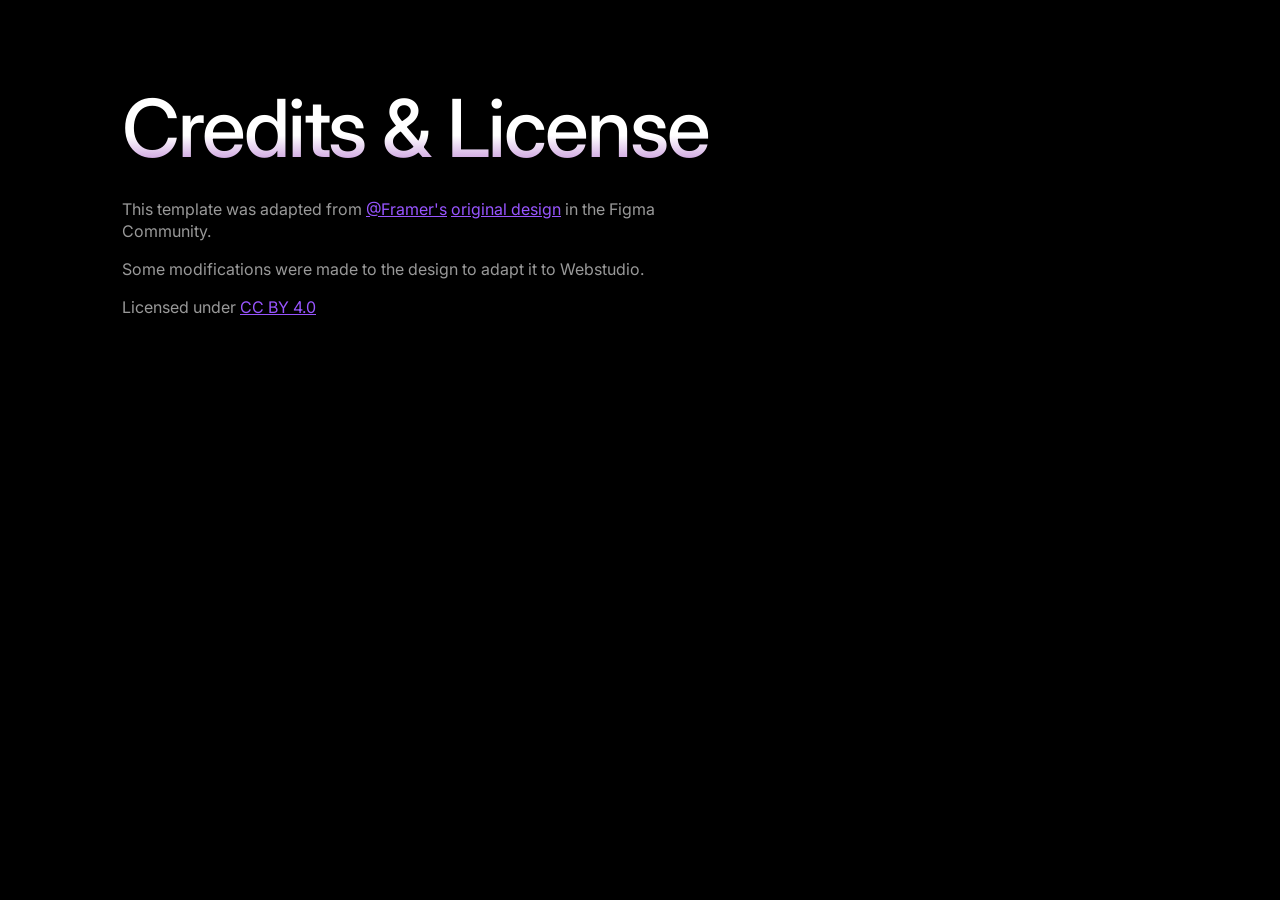
<file: credits/index.html>
<!doctype html>
<html
  lang="en"
  data-ws-project="3098a309-3c83-4dd0-9273-2d7c728e3123"
  data-ws-last-published="2026-04-09T02:43:07.409Z"
>
  <head>
    <link
      rel="stylesheet"
      type="text/css"
      href="/assets/static/app_generated_index-6937cd5a.DacnJuhB.css"
    />
    <meta charset="UTF-8" />
    <meta name="viewport" content="width=device-width,initial-scale=1" />
    <link rel="icon" href="/assets/logo_r1qaJQiri6sK3rPyq-Sar.svg" />
    <link
      rel="preload"
      href="/assets/Inter-VariableFont_opsz_wght_5pWJ31-T_iPEwHdXmYt6P.ttf"
      as="font"
      crossorigin="anonymous"
    />
    <meta property="og:url" content="https://url/credits" />
    <meta property="og:title" content="Credits and License" />
    <meta property="og:type" content="website" />
    <meta name="robots" content="noindex, nofollow" />
    <meta property="twitter:card" content="summary_large_image" />
    <title>Credits and License</title>
  </head>
  <body class="w-body">
    <div class="w-box">
      <main class="w-box">
        <section class="w-box cna0hdz c1mzb2kd">
          <div
            class="w-box c1357293 c9jnjeu czr2pxy c155uc7w cry9bxc c1lfjoq7 c1778y6x c1wt8a7g cn6056e c1117wcl c1fd0kk1 c11gzs80"
          >
            <h1
              class="w-heading c11nr3ex cy1haag c32myit cwrra4i c4rpps8 c1d23h5a cnu4kgu c1yb3n9o cbrrmm8 cuo9dm5 c40zsbj c13cx24t c1my01bv c8itdy4 c1dhz37v c1xzir7e"
            >
              Credits &amp; License
            </h1>
            <div class="w-box c1rco612">
              <p class="w-paragraph">
                This template was adapted from
                <a
                  href="https://www.figma.com/@framer"
                  target="_blank"
                  rel="nofollow"
                  class="w-rich-text-link ceaxqcs cld4m44 c1e9wxra c1c9nyn co9inq6 c18nx7en c13zjl4p cl60rel czukzo6 cho8smv"
                  >@Framer&#x27;s</a
                >
                <a
                  href="https://www.figma.com/community/file/1387793529956204409"
                  target="_blank"
                  class="w-rich-text-link ceaxqcs cld4m44 c1e9wxra c1c9nyn co9inq6 c18nx7en c13zjl4p cl60rel czukzo6 cho8smv"
                  >original design</a
                >
                in the Figma Community.
              </p>
              <p class="w-paragraph">
                Some modifications were made to the design to adapt it to
                Webstudio.
              </p>
              <p class="w-paragraph">
                Licensed under
                <a
                  href="https://creativecommons.org/licenses/by/4.0/"
                  target="_blank"
                  class="w-rich-text-link ceaxqcs cld4m44 c1e9wxra c1c9nyn co9inq6 c18nx7en c13zjl4p cl60rel czukzo6 cho8smv"
                  >CC BY 4.0</a
                >
              </p>
            </div>
          </div>
        </section>
      </main>
    </div>
    <script id="vike_pageContext" type="application/json">
      {
        "_urlRewrite": null,
        "pageId": "/pages/credits",
        "routeParams": {},
        "data": {
          "url": "https://url/credits",
          "system": {
            "params": {},
            "search": {},
            "origin": "https://url",
            "pathname": "/credits"
          },
          "resources": {},
          "pageMeta": {
            "title": "Credits and License",
            "description": "",
            "excludePageFromSearch": true,
            "language": "",
            "socialImageAssetName": "!undefined",
            "socialImageUrl": "",
            "status": 200,
            "redirect": "",
            "custom": []
          }
        }
      }
    </script>
    <script id="vike_globalContext" type="application/json">
      {}
    </script>
    <script
      src="/assets/entries/entry-server-routing.DYZUSeMb.js"
      type="module"
      async
    ></script>
    <link
      rel="modulepreload"
      href="/assets/entries/pages_credits.CiAWR_Kq.js"
      as="script"
      type="text/javascript"
    /><link
      rel="modulepreload"
      href="/assets/chunks/chunk-Ce-iZo9X.js"
      as="script"
      type="text/javascript"
    />
  </body>
</html>
</file>
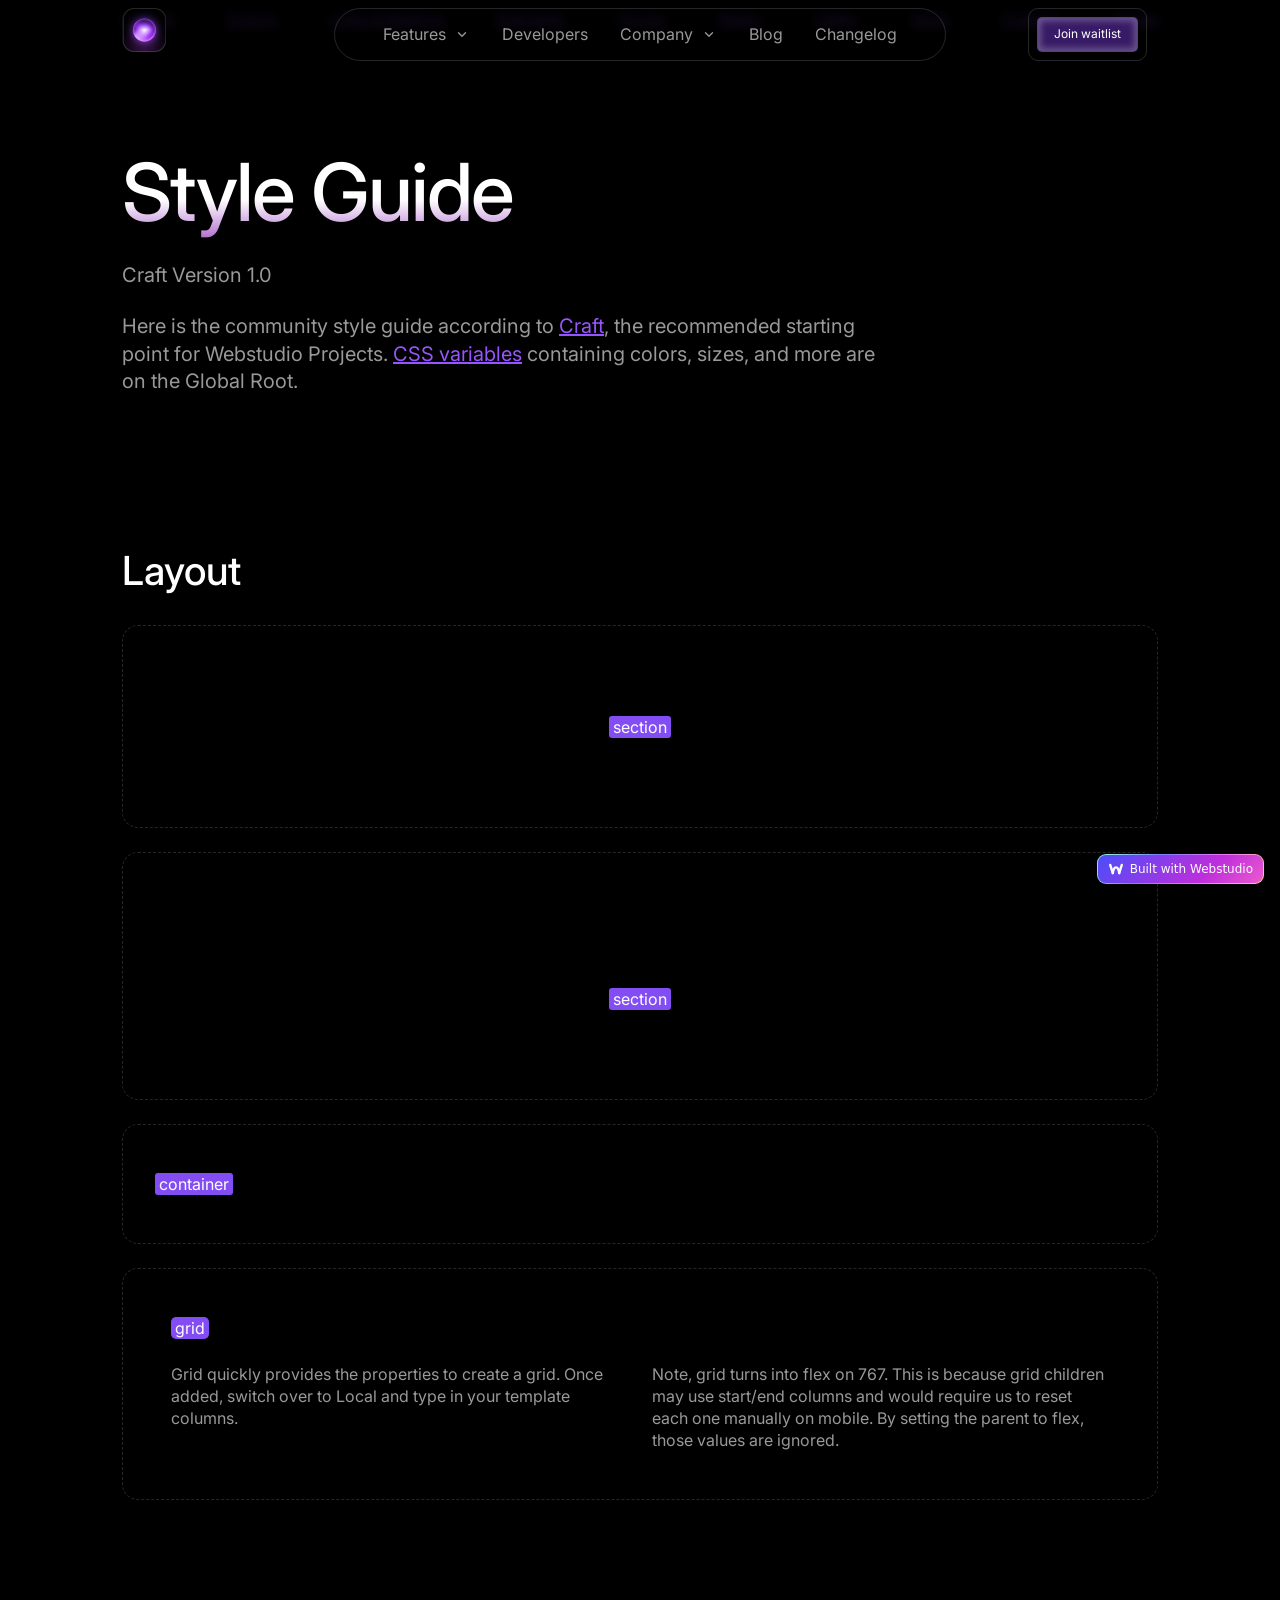
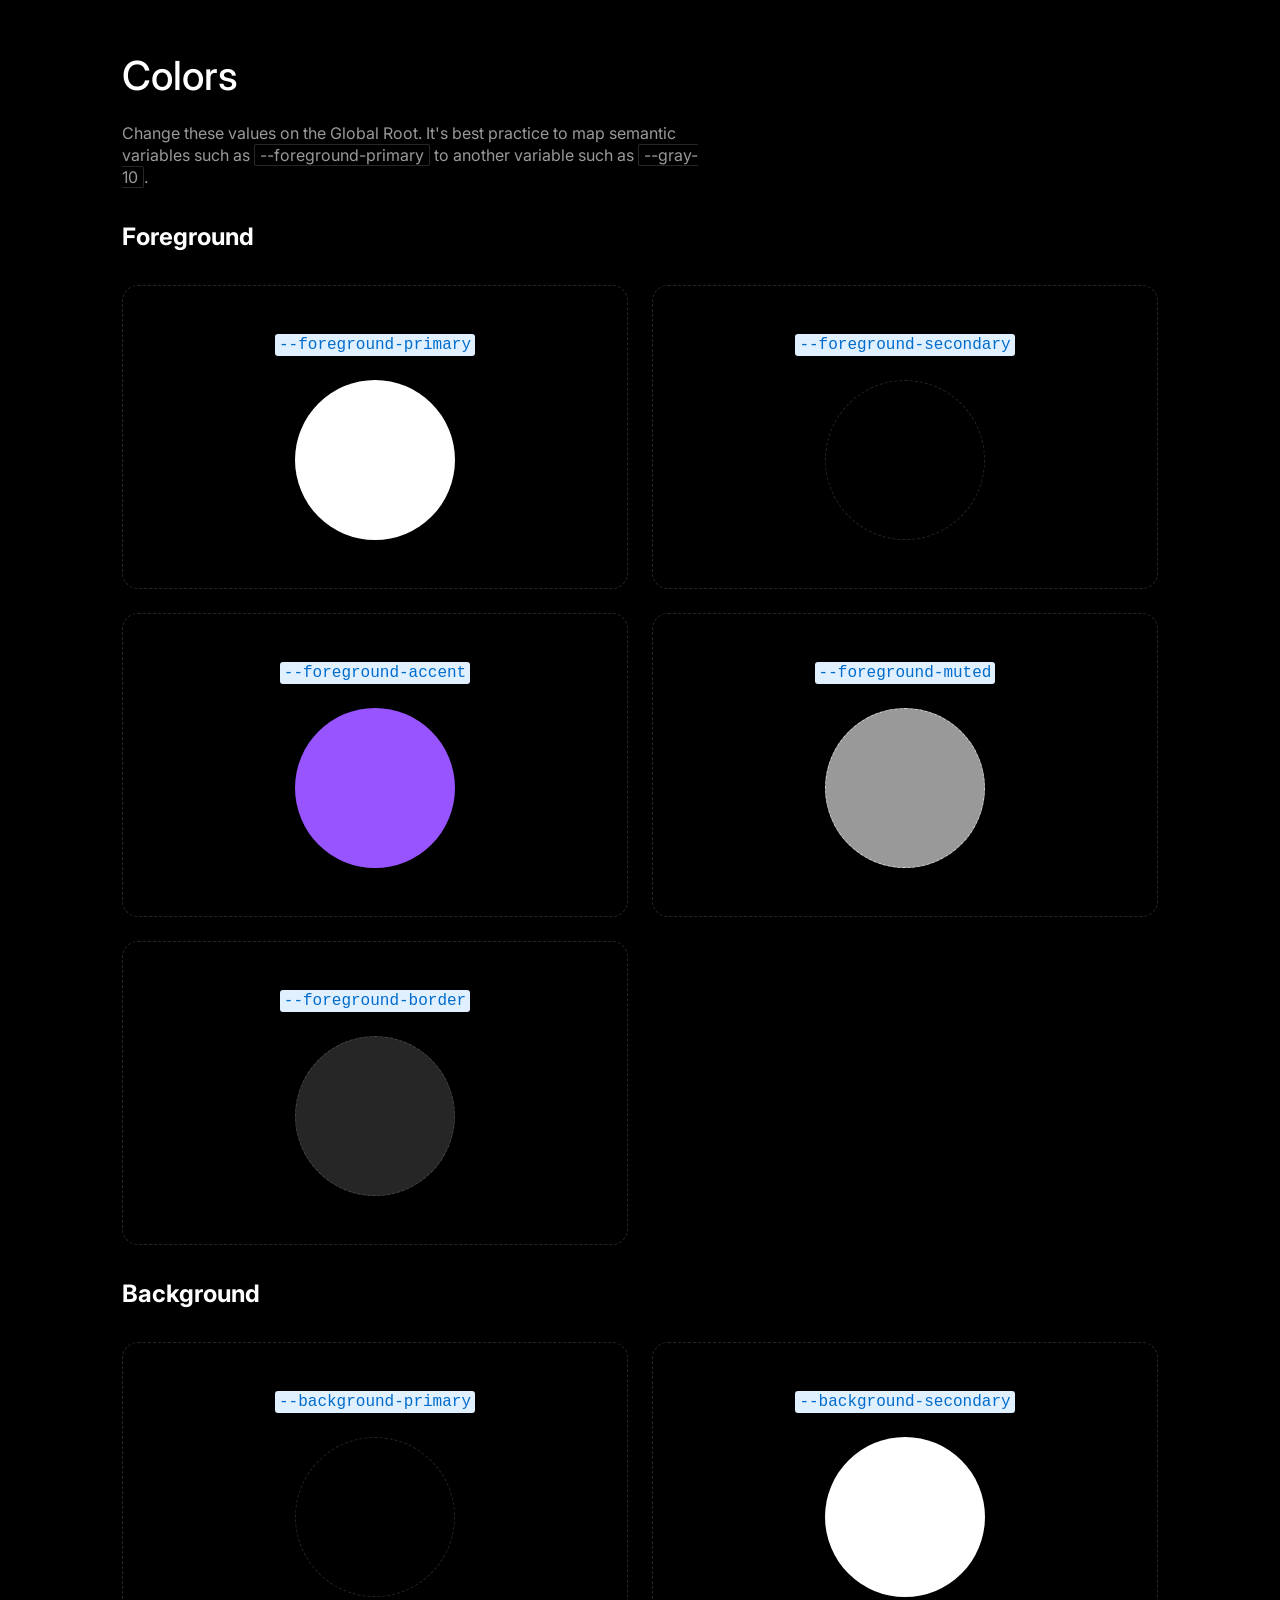
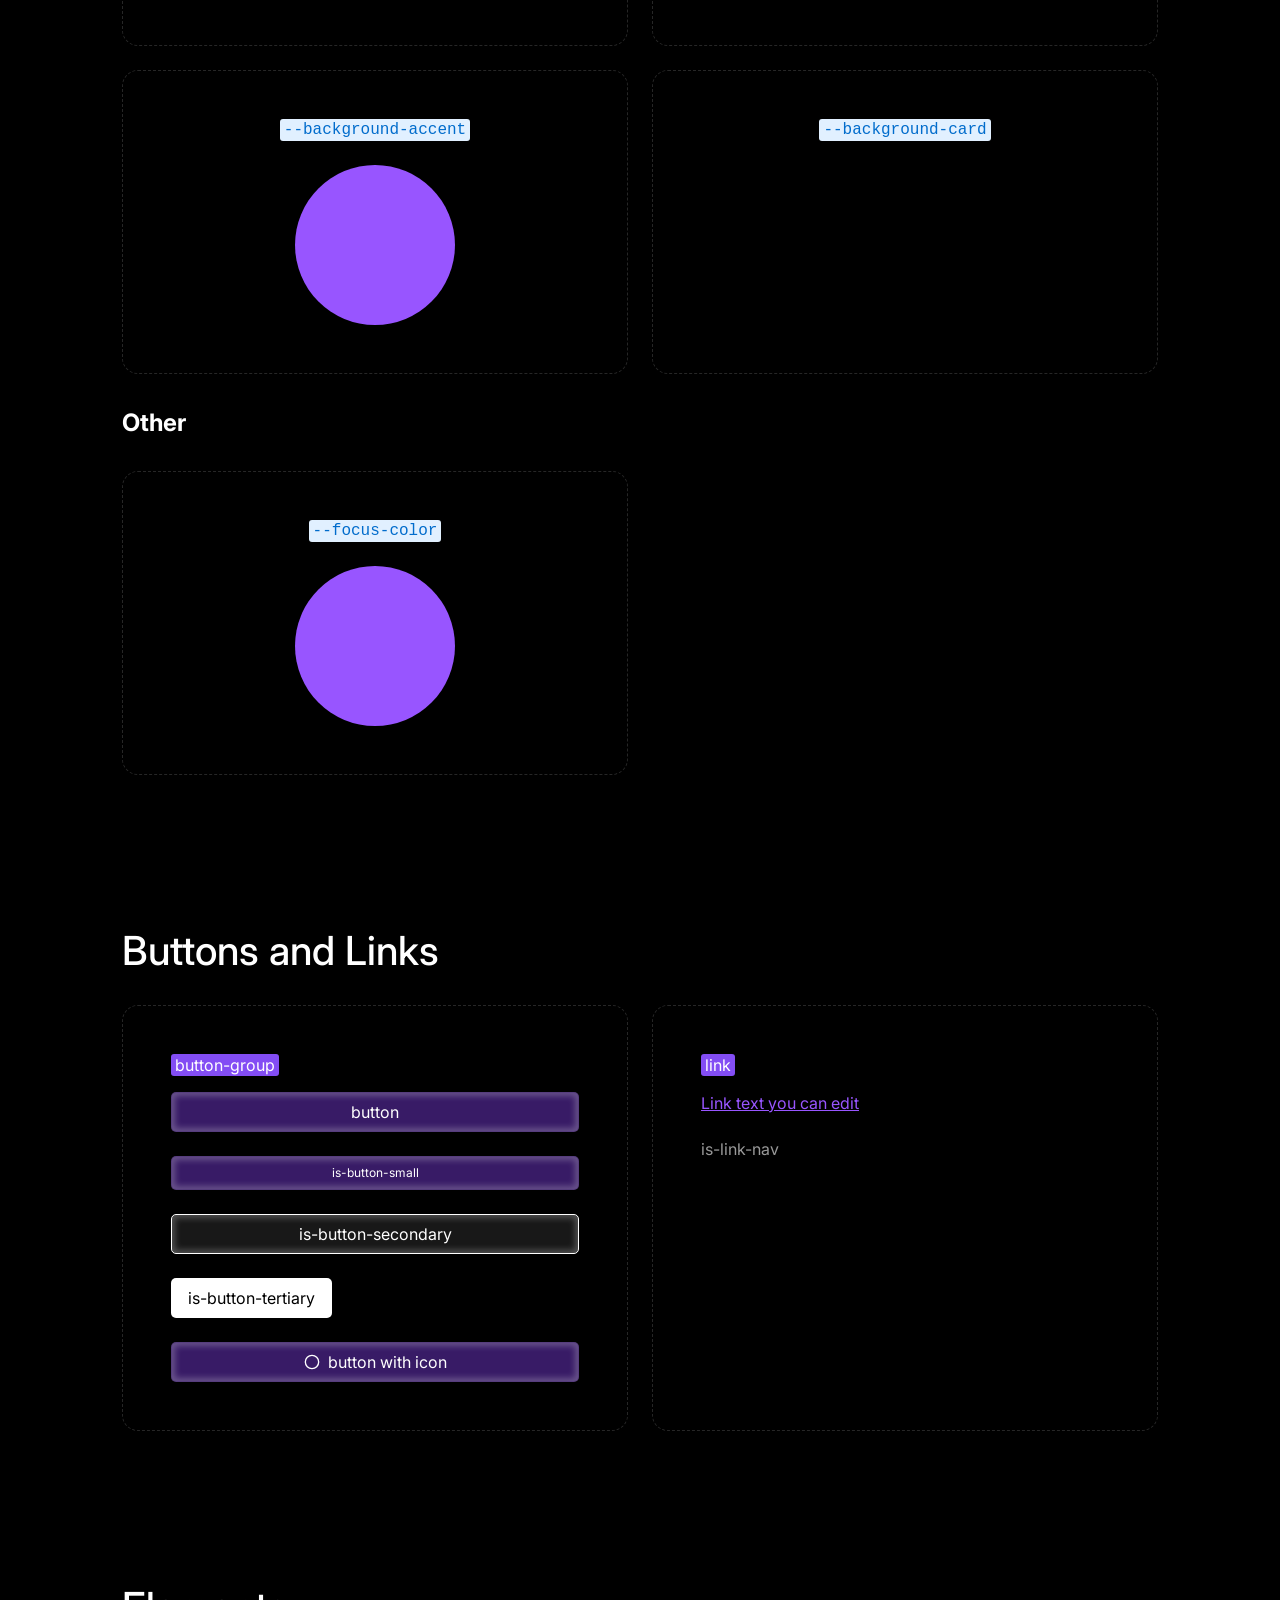
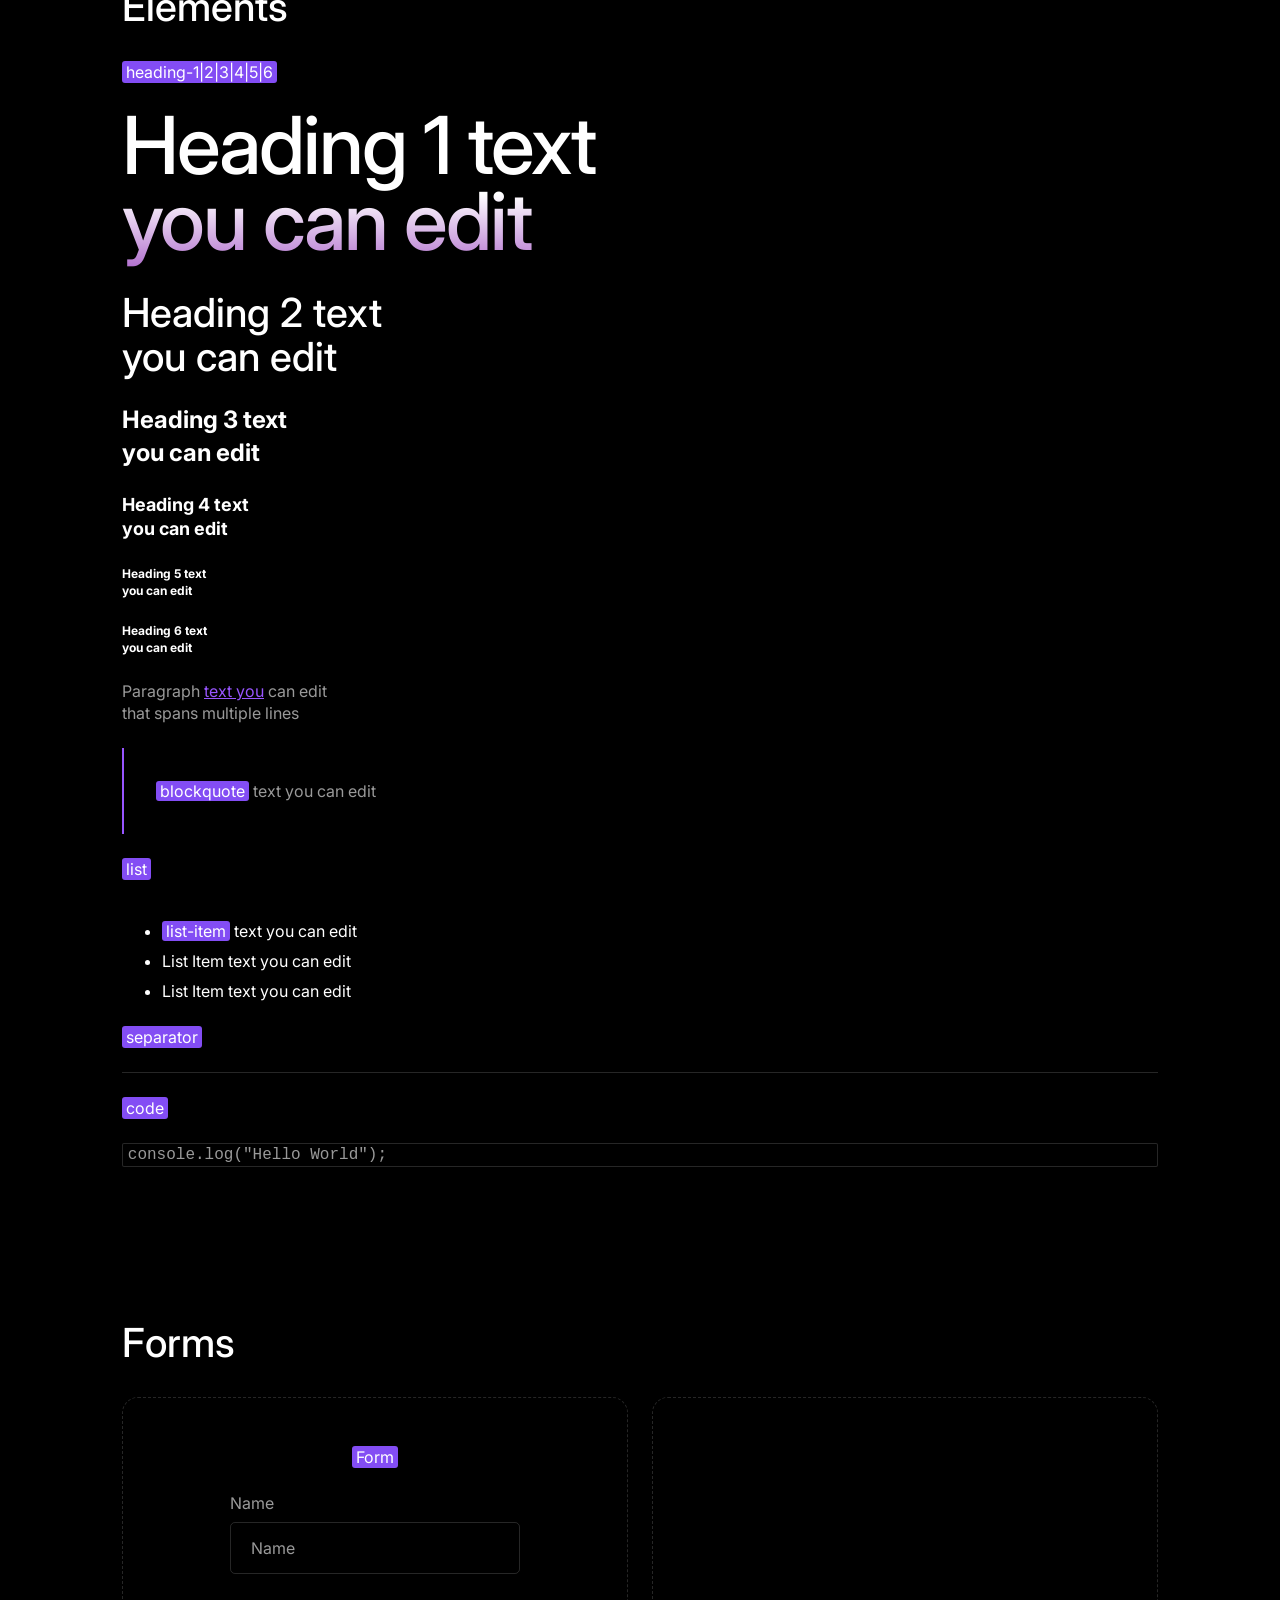
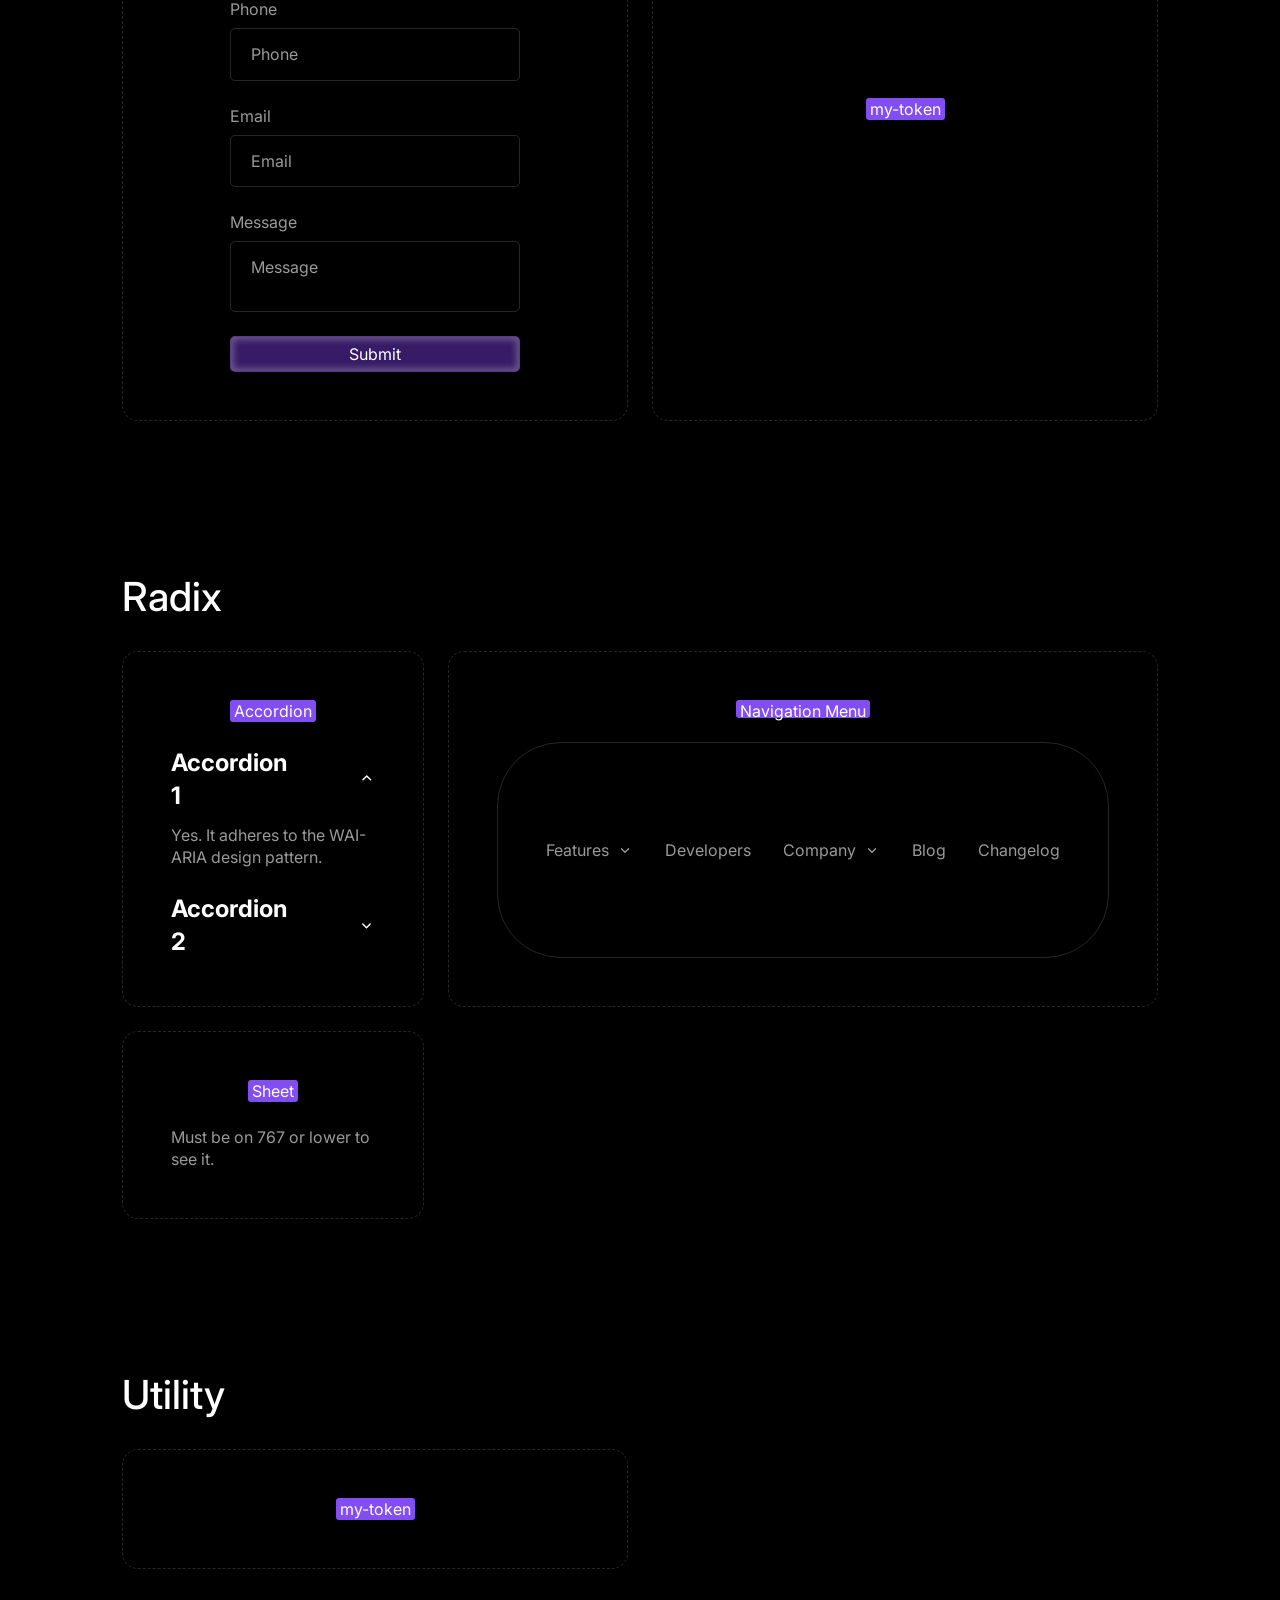
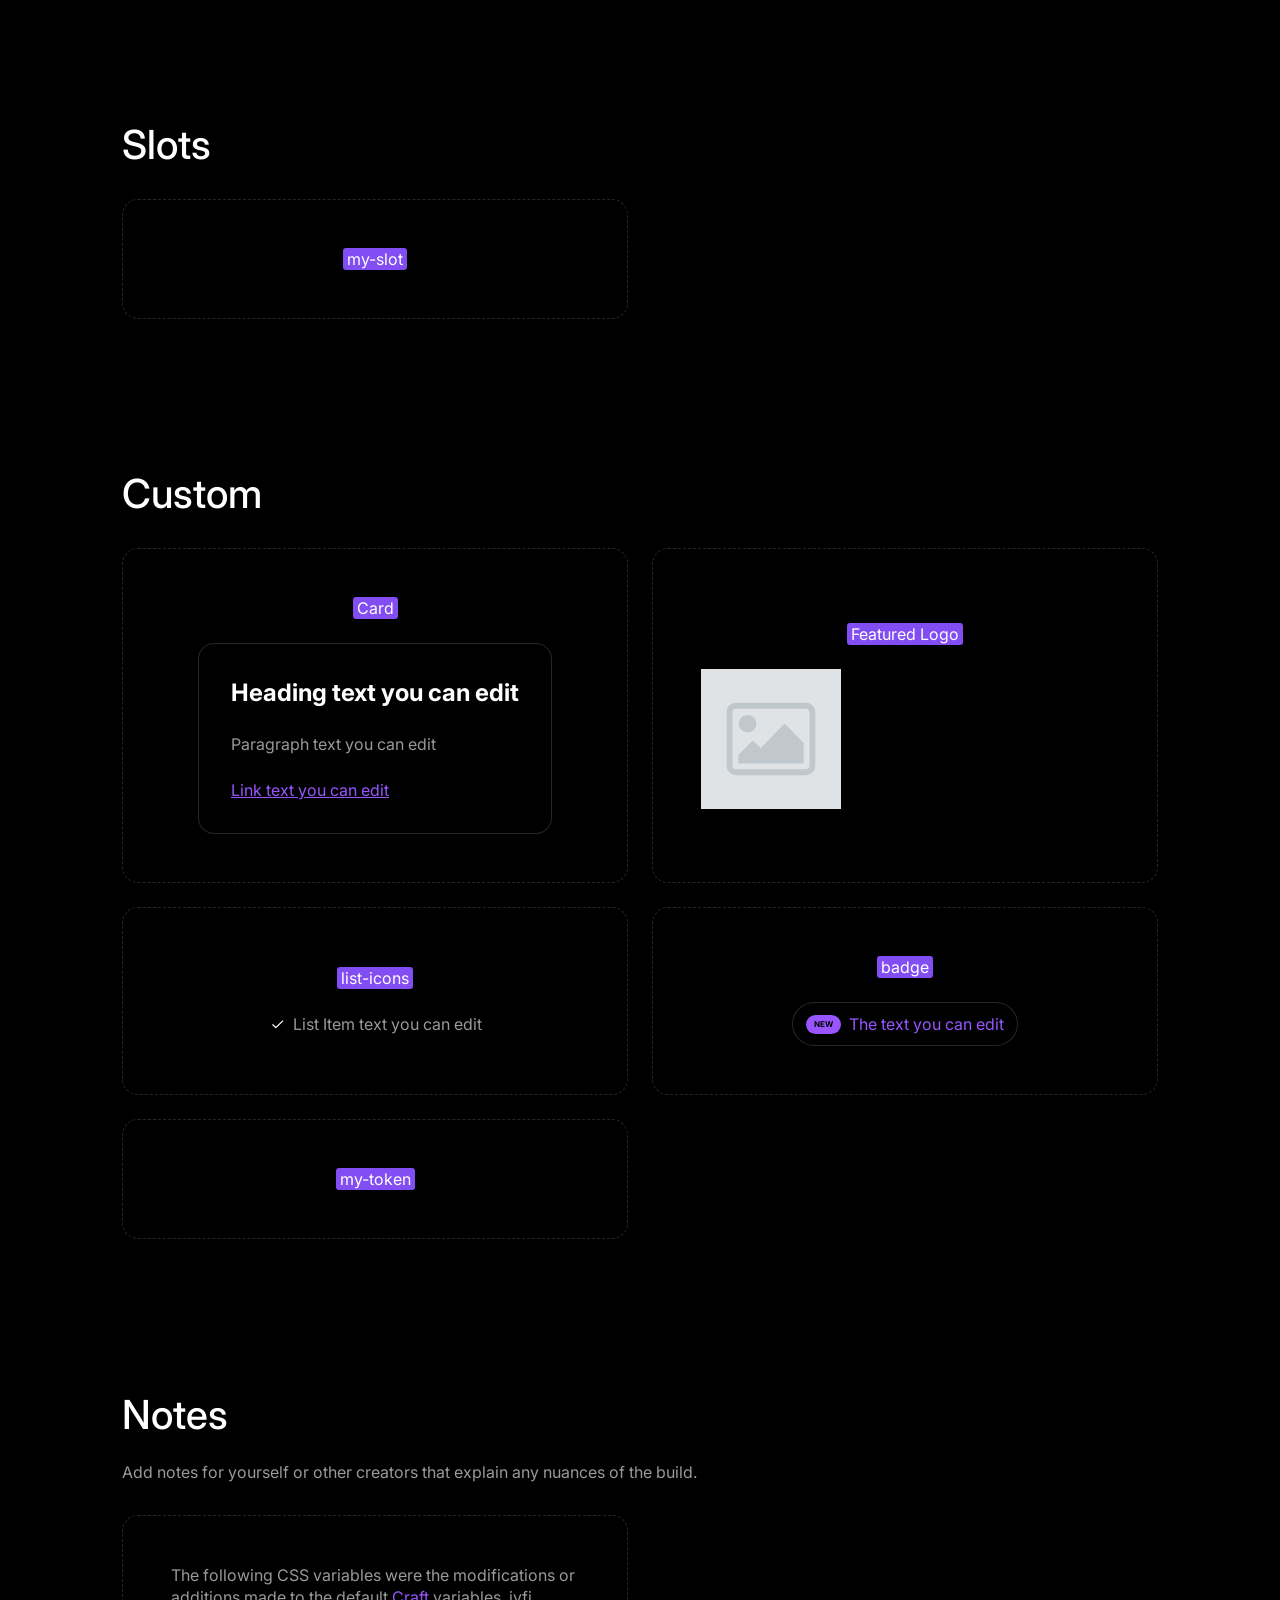
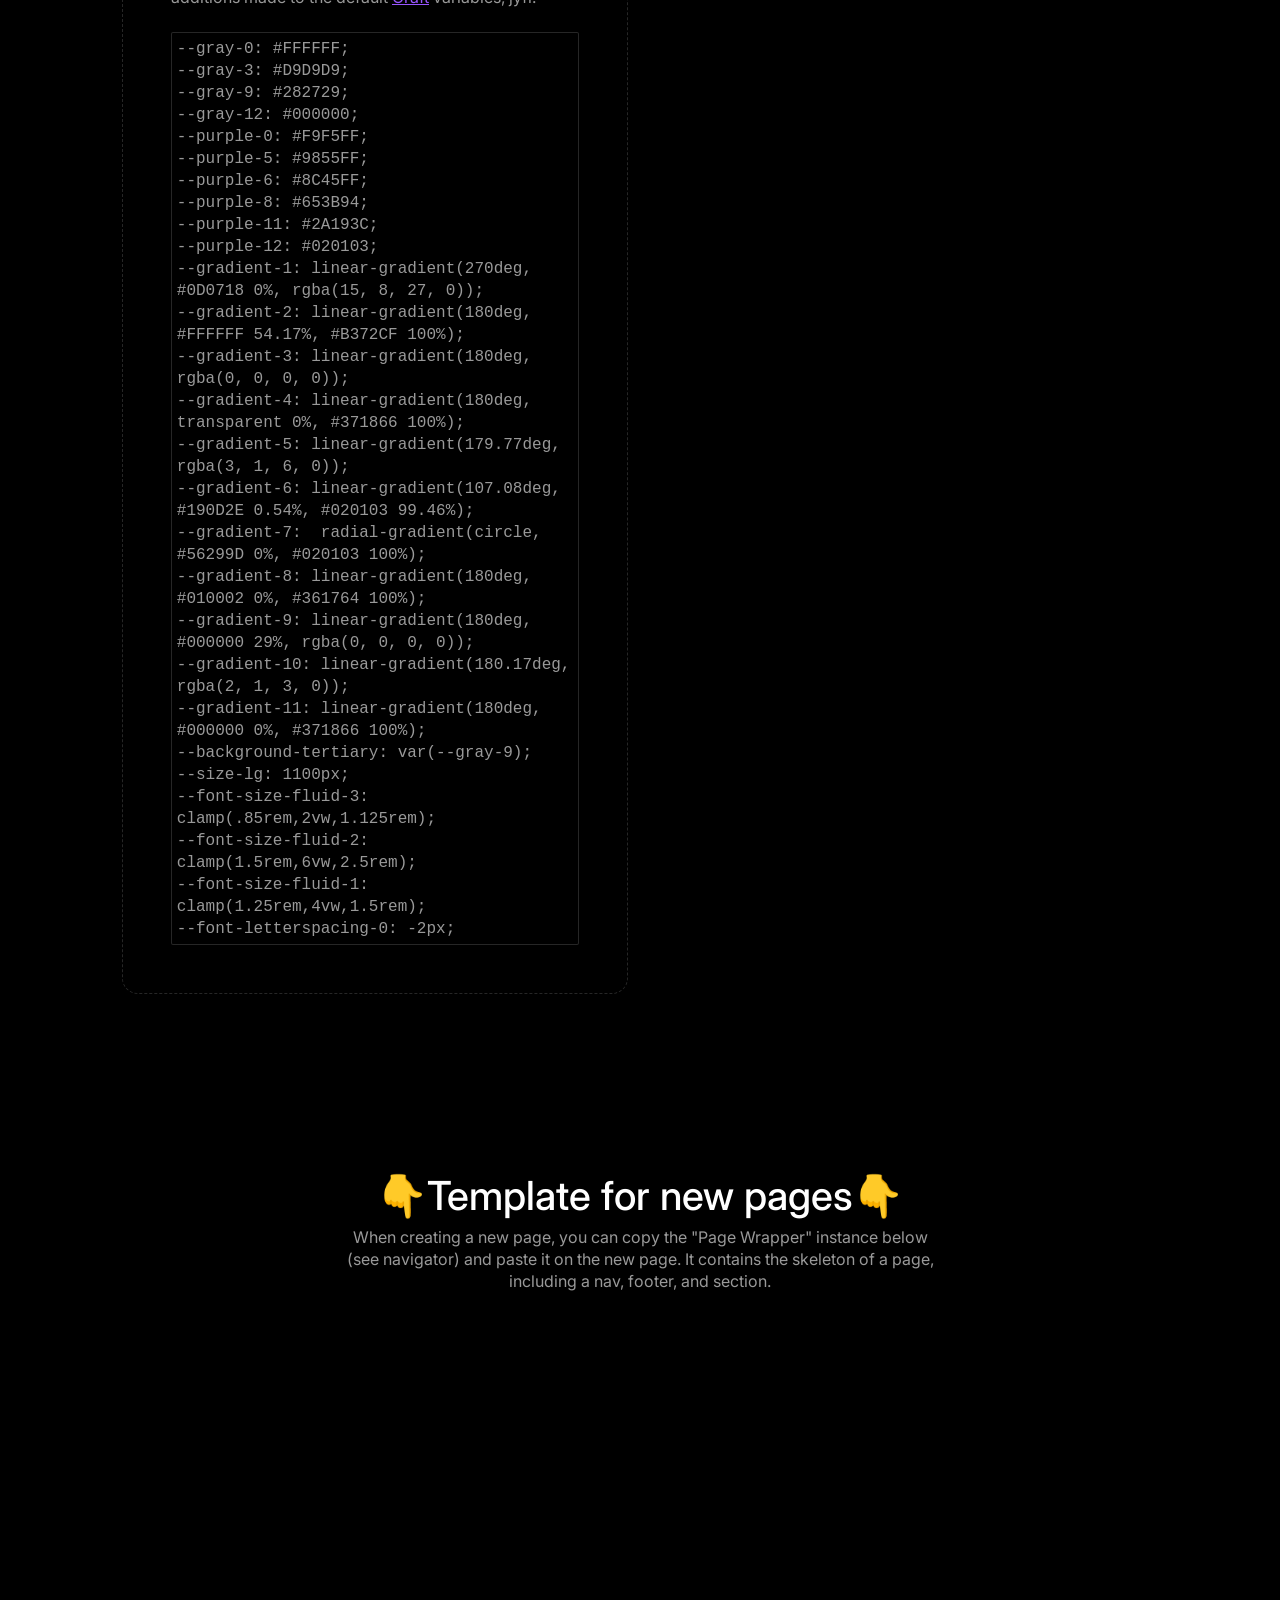
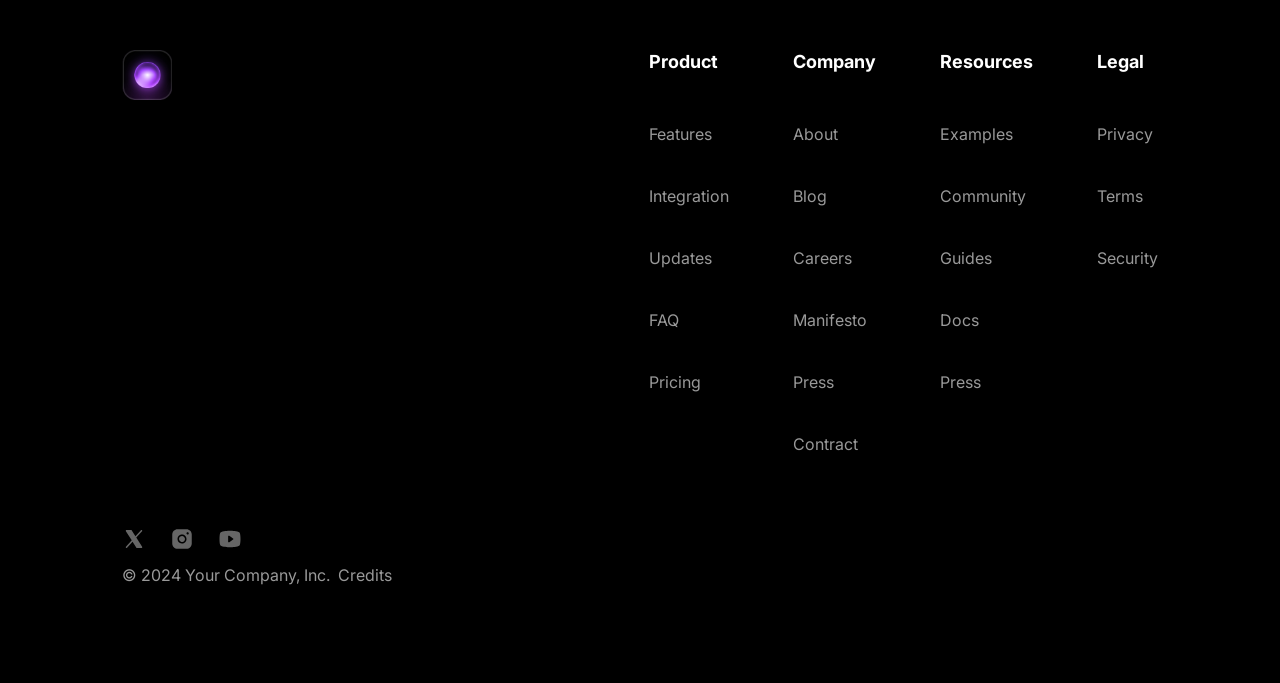
<file: style-guide/index.html>
<!doctype html>
<html
  lang="en"
  data-ws-project="3098a309-3c83-4dd0-9273-2d7c728e3123"
  data-ws-last-published="2026-04-09T02:43:07.409Z"
>
  <head>
    <link
      rel="stylesheet"
      type="text/css"
      href="/assets/static/app_generated_index-6937cd5a.DacnJuhB.css"
    />
    <meta charset="UTF-8" />
    <meta name="viewport" content="width=device-width,initial-scale=1" />
    <link
      rel="preload"
      as="image"
      imagesrcset="/assets/Logo_(1)_4DOjcRBy3o604SWE02Vw5.png 16w, /assets/Logo_(1)_4DOjcRBy3o604SWE02Vw5.png 32w, /assets/Logo_(1)_4DOjcRBy3o604SWE02Vw5.png 48w, /assets/Logo_(1)_4DOjcRBy3o604SWE02Vw5.png 64w, /assets/Logo_(1)_4DOjcRBy3o604SWE02Vw5.png 96w, /assets/Logo_(1)_4DOjcRBy3o604SWE02Vw5.png 128w, /assets/Logo_(1)_4DOjcRBy3o604SWE02Vw5.png 256w, /assets/Logo_(1)_4DOjcRBy3o604SWE02Vw5.png 384w"
      imagesizes="100vw"
    />
    <link rel="icon" href="/assets/logo_r1qaJQiri6sK3rPyq-Sar.svg" />
    <link
      rel="preload"
      href="/assets/Inter-VariableFont_opsz_wght_5pWJ31-T_iPEwHdXmYt6P.ttf"
      as="font"
      crossorigin="anonymous"
    />
    <link
      rel="preload"
      href="/assets/Group_1_3Lze2enBpFNP3rVOtd0Yp.svg"
      as="image"
    />
    <link
      rel="preload"
      href="/assets/Pattern_79YdcihVRk2R5H0fuZxz7.svg"
      as="image"
    />
    <link
      rel="preload"
      href="/assets/App_Wide_2x_1_(1)_69MShZLi3pDA9oCPN794H.webp"
      as="image"
    />
    <link
      rel="preload"
      href="/assets/Icons_Zs8GOxaeJO22wgbZCoQDR.svg"
      as="image"
    />
    <meta property="og:url" content="https://url/style-guide" />
    <meta property="og:title" content="Untitled" />
    <meta property="og:type" content="website" />
    <meta name="robots" content="noindex, nofollow" />
    <meta property="twitter:card" content="summary_large_image" />
    <title>Untitled</title>
  </head>
  <body id="top" class="w-body">
    <div class="w-box cna0hdz c1mzb2kd">
      <div
        class="w-box c1357293 c9jnjeu czr2pxy c155uc7w cry9bxc c1lfjoq7 c1778y6x c1wt8a7g c11ykhog c1kt5iwx c1fd0kk1 c11gzs80"
      >
        <div class="w-box cry9bxc c1lfjoq7 c1z0l37u c1ml0hr7 cbmc0x9">
          <h1
            class="w-heading c11nr3ex cy1haag c32myit cwrra4i c4rpps8 c1d23h5a cnu4kgu c1yb3n9o cbrrmm8 cuo9dm5 c40zsbj c13cx24t c1my01bv c8itdy4 c1dhz37v c1xzir7e"
          >
            Style Guide
          </h1>
          <div class="w-text c1nkzcyu c91x88d">Craft Version 1.0</div>
          <p class="w-paragraph cz5g8eb c1nkzcyu">
            Here is the community style guide according to
            <a
              href="https://docs.webstudio.is/university/craft"
              target="_blank"
              class="w-rich-text-link ceaxqcs cld4m44 c1e9wxra c1c9nyn co9inq6 c18nx7en c13zjl4p cl60rel czukzo6 cho8smv"
              >Craft</a
            >, the recommended starting point for Webstudio Projects.
            <a
              href="https://docs.webstudio.is/university/foundations/css-variables"
              target="_blank"
              class="w-rich-text-link ceaxqcs cld4m44 c1e9wxra c1c9nyn co9inq6 c18nx7en c13zjl4p cl60rel czukzo6 cho8smv"
              >CSS variables</a
            >
            containing colors, sizes, and more are on the Global Root.
          </p>
        </div>
        <div
          id="layout"
          class="w-box cry9bxc c1lfjoq7 cdq89vd c1tcoltv c1778y6x"
        >
          <div class="w-box cry9bxc c1lfjoq7 c1z0l37u c1ml0hr7 cbmc0x9">
            <h2
              class="w-heading c1dxq9cf cy1haag c32myit cwrra4i c12y6bqh c1mpwk4w"
            >
              Layout
            </h2>
          </div>
          <div class="w-box copqmak c9sypx0 c1w3ahi2 c3zdkj3 c1lcvbhc">
            <div
              class="w-box c12n5uks csb0ifw cg5j03k c8od1c4 cry9bxc c1qyy4dh ct02u4h cna0hdz c1mzb2kd c1vaudkt cci8rp4 c1fhkm63 clv8gve c1lfjoq7 cll3pt2 c1gy5yet c1qdn8k2"
            >
              <div
                class="w-text c13hpgo3 cbvffy can94pj c1p3n7hw c1qom380 c1pn4vw7 cczo11 c1tnvyeo c1pm51o8 c18tatc1"
              >
                section
              </div>
            </div>
            <div
              class="w-box c12n5uks csb0ifw cg5j03k c8od1c4 cry9bxc c1qyy4dh ct02u4h ch3bbj5 c1mzb2kd c1vaudkt cci8rp4 c1fhkm63 clv8gve c1lfjoq7 cll3pt2 c1gy5yet c1qdn8k2"
            >
              <div
                class="w-text c13hpgo3 cbvffy can94pj c1p3n7hw c1qom380 c1pn4vw7 cczo11 c1tnvyeo c1pm51o8 c18tatc1"
              >
                section
              </div>
            </div>
            <div
              class="w-box c12n5uks csb0ifw cg5j03k c8od1c4 cry9bxc c1778y6x c1wt8a7g c2keyc8 cnkorcr c1fd0kk1 c11gzs80 c1fhkm63 clv8gve c1lfjoq7 c1s46o9r cdczzub c1357293 c9jnjeu czr2pxy c155uc7w c1qdn8k2"
            >
              <div
                class="w-text c13hpgo3 cbvffy can94pj c1p3n7hw c1qom380 c1pn4vw7 cczo11 c1tnvyeo c1pm51o8 c18tatc1"
              >
                container
              </div>
            </div>
            <div
              class="w-box c12n5uks csb0ifw cg5j03k c8od1c4 copqmak c1vrexag ct02u4h c1fhkm63 clv8gve c1lfjoq7 c10zkoym ct8c5y2 c1f64byh co2qwzx c1qdn8k2 c1g7fxd7 cx6c9kw c174sw29"
            >
              <div class="w-box c7rvndl c2w8hv4">
                <div
                  class="w-text c13hpgo3 c1umavhe caipwxg cbvffy can94pj c1b1clqm cir85gx c1qom380 cr8yqfm c1ufwdzl c5blvcv cml0h3f c5m8ase clv8gve"
                >
                  grid
                </div>
              </div>
              <div class="w-box">
                <p class="w-paragraph">
                  Grid quickly provides the properties to create a grid. Once
                  added, switch over to Local and type in your template columns.
                </p>
              </div>
              <div class="w-box">
                <p class="w-paragraph">
                  Note, grid turns into flex on 767. This is because grid
                  children may use start/end columns and would require us to
                  reset each one manually on mobile. By setting the parent to
                  flex, those values are ignored.
                </p>
              </div>
            </div>
          </div>
        </div>
        <div
          id="colors"
          class="w-box cry9bxc c1lfjoq7 cdq89vd c1tcoltv c1778y6x"
        >
          <div class="w-box cry9bxc c1lfjoq7 c1z0l37u c1ml0hr7 cbmc0x9">
            <h2
              class="w-heading c1dxq9cf cy1haag c32myit cwrra4i c12y6bqh c1mpwk4w"
            >
              Colors
            </h2>
            <p class="w-paragraph c91x88d c1rco612">
              Change these values on the Global Root. It&#x27;s best practice to
              map semantic variables such as
              <span
                class="w-text-1 c2i0393 c19evryj cntnubm c16hrg7f c12vy3a5 cuwcd3w c182r5t9 c27bbqk"
                >--foreground-primary</span
              >
              to another variable such as
              <span
                class="w-text-1 c2i0393 c19evryj cntnubm c16hrg7f c12vy3a5 cuwcd3w c182r5t9 c27bbqk"
                >--gray-10</span
              >.
            </p>
          </div>
          <h3 class="w-heading cuoke4w c11dowh9 c32myit cwrra4i c12y6bqh">
            Foreground
          </h3>
          <div class="w-box copqmak c1f64byh c1w3ahi2 c3zdkj3 c1lcvbhc">
            <div
              class="w-box c12n5uks csb0ifw cg5j03k c8od1c4 cry9bxc c1qyy4dh ct02u4h c1fhkm63 clv8gve c1lfjoq7 cll3pt2 c1gy5yet c1qdn8k2 c1g7fxd7"
            >
              <div
                class="w-text c1oa4dlv cbvffy can94pj cjid75y c1qom380 c1pn4vw7 cczo11 c1tnvyeo c1pm51o8 c18tatc1 c16x0h2l"
              >
                --foreground-primary
              </div>
              <div
                class="w-box cagnu3j c1cx42qj c1nj04wn c1nitjp7 c195lvp6 c1hr6a6t c1s9lq31 c12y6bqh c6pvryr"
              ></div>
            </div>
            <div
              class="w-box c12n5uks csb0ifw cg5j03k c8od1c4 cry9bxc c1qyy4dh ct02u4h c1fhkm63 clv8gve c1lfjoq7 cll3pt2 c1gy5yet c1qdn8k2 c1g7fxd7"
            >
              <div
                class="w-text c1oa4dlv cbvffy can94pj cjid75y c1qom380 c1pn4vw7 cczo11 c1tnvyeo c1pm51o8 c18tatc1 c16x0h2l"
              >
                --foreground-secondary
              </div>
              <div
                class="w-box cagnu3j c1cx42qj c1nj04wn c1nitjp7 c195lvp6 c1hr6a6t c1s9lq31 c1bd9ep2 c1qdn8k2"
              ></div>
            </div>
            <div
              class="w-box c12n5uks csb0ifw cg5j03k c8od1c4 cry9bxc c1qyy4dh ct02u4h c1fhkm63 clv8gve c1lfjoq7 cll3pt2 c1gy5yet c1qdn8k2 c1g7fxd7"
            >
              <div
                class="w-text c1oa4dlv cbvffy can94pj cjid75y c1qom380 c1pn4vw7 cczo11 c1tnvyeo c1pm51o8 c18tatc1 c16x0h2l"
              >
                --foreground-accent
              </div>
              <div
                class="w-box cagnu3j c1cx42qj c1nj04wn c1nitjp7 c195lvp6 c1hr6a6t c1s9lq31 cpp0nin c6pvryr"
              ></div>
            </div>
            <div
              class="w-box c12n5uks csb0ifw cg5j03k c8od1c4 cry9bxc c1qyy4dh ct02u4h c1fhkm63 clv8gve c1lfjoq7 cll3pt2 c1gy5yet c1qdn8k2 c1g7fxd7"
            >
              <div
                class="w-text c1oa4dlv cbvffy can94pj cjid75y c1qom380 c1pn4vw7 cczo11 c1tnvyeo c1pm51o8 c18tatc1 c16x0h2l"
              >
                --foreground-muted
              </div>
              <div
                class="w-box cagnu3j c1cx42qj c1nj04wn c1nitjp7 c195lvp6 c1hr6a6t c1s9lq31 czt9u4x c6pvryr"
              ></div>
            </div>
            <div
              class="w-box c12n5uks csb0ifw cg5j03k c8od1c4 cry9bxc c1qyy4dh ct02u4h c1fhkm63 clv8gve c1lfjoq7 cll3pt2 c1gy5yet c1qdn8k2 c1g7fxd7"
            >
              <div
                class="w-text c1oa4dlv cbvffy can94pj cjid75y c1qom380 c1pn4vw7 cczo11 c1tnvyeo c1pm51o8 c18tatc1 c16x0h2l"
              >
                --foreground-border
              </div>
              <div
                class="w-box cagnu3j c1cx42qj c1nj04wn c1nitjp7 c195lvp6 c1hr6a6t c1s9lq31 cchda18 c6pvryr"
              ></div>
            </div>
          </div>
          <h3 class="w-heading cuoke4w c11dowh9 c32myit cwrra4i c12y6bqh">
            Background
          </h3>
          <div class="w-box copqmak c1f64byh c1w3ahi2 c3zdkj3 c1lcvbhc">
            <div
              class="w-box c12n5uks csb0ifw cg5j03k c8od1c4 cry9bxc c1qyy4dh ct02u4h c1fhkm63 clv8gve c1lfjoq7 cll3pt2 c1gy5yet c1qdn8k2 c1g7fxd7"
            >
              <div
                class="w-text c1oa4dlv cbvffy can94pj cjid75y c1qom380 c1pn4vw7 cczo11 c1tnvyeo c1pm51o8 c18tatc1 c16x0h2l"
              >
                --background-primary
              </div>
              <div
                class="w-box cagnu3j c1cx42qj c1nj04wn c1nitjp7 c195lvp6 c1hr6a6t c1s9lq31 cvgv9nf c1qdn8k2"
              ></div>
            </div>
            <div
              class="w-box c12n5uks csb0ifw cg5j03k c8od1c4 cry9bxc c1qyy4dh ct02u4h c1fhkm63 clv8gve c1lfjoq7 cll3pt2 c1gy5yet c1qdn8k2 c1g7fxd7"
            >
              <div
                class="w-text c1oa4dlv cbvffy can94pj cjid75y c1qom380 c1pn4vw7 cczo11 c1tnvyeo c1pm51o8 c18tatc1 c16x0h2l"
              >
                --background-secondary
              </div>
              <div
                class="w-box cagnu3j c1cx42qj c1nj04wn c1nitjp7 c195lvp6 c1hr6a6t c1s9lq31 c1llqm3g c6pvryr"
              ></div>
            </div>
            <div
              class="w-box c12n5uks csb0ifw cg5j03k c8od1c4 cry9bxc c1qyy4dh ct02u4h c1fhkm63 clv8gve c1lfjoq7 cll3pt2 c1gy5yet c1qdn8k2 c1g7fxd7"
            >
              <div
                class="w-text c1oa4dlv cbvffy can94pj cjid75y c1qom380 c1pn4vw7 cczo11 c1tnvyeo c1pm51o8 c18tatc1 c16x0h2l"
              >
                --background-accent
              </div>
              <div
                class="w-box cagnu3j c1cx42qj c1nj04wn c1nitjp7 c195lvp6 c1hr6a6t c1s9lq31 c1iv8y8b c6pvryr"
              ></div>
            </div>
            <div
              class="w-box c12n5uks csb0ifw cg5j03k c8od1c4 cry9bxc c1qyy4dh ct02u4h c1fhkm63 clv8gve c1lfjoq7 cll3pt2 c1gy5yet c1qdn8k2 c1g7fxd7"
            >
              <div
                class="w-text c1oa4dlv cbvffy can94pj cjid75y c1qom380 c1pn4vw7 cczo11 c1tnvyeo c1pm51o8 c18tatc1 c16x0h2l"
              >
                --background-card
              </div>
              <div
                class="w-box cagnu3j c1cx42qj c1nj04wn c1nitjp7 c195lvp6 c1hr6a6t c1s9lq31 cow0ixc c6pvryr"
              ></div>
            </div>
          </div>
          <h3 class="w-heading cuoke4w c11dowh9 c32myit cwrra4i c12y6bqh">
            Other
          </h3>
          <div class="w-box copqmak c1f64byh c1w3ahi2 c3zdkj3 c1lcvbhc">
            <div
              class="w-box c12n5uks csb0ifw cg5j03k c8od1c4 cry9bxc c1qyy4dh ct02u4h c1fhkm63 clv8gve c1lfjoq7 cll3pt2 c1gy5yet c1qdn8k2 c1g7fxd7"
            >
              <div
                class="w-text c1oa4dlv cbvffy can94pj cjid75y c1qom380 c1pn4vw7 cczo11 c1tnvyeo c1pm51o8 c18tatc1 c16x0h2l"
              >
                --focus-color
              </div>
              <div
                class="w-box cagnu3j c1cx42qj c1nj04wn c1nitjp7 c195lvp6 c1hr6a6t c1s9lq31 c17o0p2u c6pvryr"
              ></div>
            </div>
          </div>
        </div>
        <div
          id="links-buttons"
          class="w-box cry9bxc c1lfjoq7 cdq89vd c1tcoltv c1778y6x"
        >
          <div class="w-box cry9bxc c1lfjoq7 c1z0l37u c1ml0hr7 cbmc0x9">
            <h2
              class="w-heading c1dxq9cf cy1haag c32myit cwrra4i c12y6bqh c1mpwk4w"
            >
              Buttons and Links
            </h2>
          </div>
          <div class="w-box copqmak c1f64byh c1w3ahi2 c3zdkj3 c1lcvbhc">
            <div
              class="w-box c12n5uks csb0ifw cg5j03k c8od1c4 cry9bxc c16xs6ny c1wt8a7g c1fhkm63 clv8gve c1lfjoq7 c133lpx4 c14u5o53 c1qdn8k2 c1g7fxd7"
            >
              <div
                class="w-text c13hpgo3 cbvffy can94pj c1p3n7hw c1qom380 c1pn4vw7 cczo11 c1tnvyeo c1pm51o8 c18tatc1"
              >
                button-group
              </div>
              <div
                class="w-box cry9bxc c1qyy4dh c1wt8a7g c10zkoym ct8c5y2 c15cml01"
              >
                <a
                  class="w-link c1umvwl9 c13b531o c1my01bv c14z1eqr c1ktl1y1 cr8yqfm c1ufwdzl c5blvcv cml0h3f c135vpv5 csru8nn c1qyy4dh ct02u4h c1md20bl c1e892th c1qom380 cnf3mc6 cbm6zv4 ce8zlua c1mcu1jn c1d7r856 cd3iwfe c1yhcvvf cwc6hbl c11r52nx czr2pxy cy8zwmn cl60rel czukzo6 c1muywj1"
                  href="#"
                  ><span class="w-text">button</span></a
                ><a
                  class="w-link c1umvwl9 c13b531o c1my01bv c14z1eqr c1ktl1y1 cr8yqfm c1ufwdzl c5blvcv cml0h3f c135vpv5 csru8nn c1qyy4dh ct02u4h c1md20bl c1e892th c1qom380 cnf3mc6 cbm6zv4 ce8zlua c1mcu1jn c1d7r856 cd3iwfe c1yhcvvf cwc6hbl c11r52nx czr2pxy c3pidkv c1kol985 cy8zwmn cl60rel czukzo6 c1muywj1"
                  href="#"
                  ><span class="w-text">is-button-small</span></a
                ><a
                  class="w-link c15dw1qs c13b531o c1my01bv c14z1eqr c1ktl1y1 cr8yqfm c1ufwdzl c5blvcv cml0h3f c135vpv5 csru8nn c1qyy4dh ct02u4h c1md20bl c1e892th c1qom380 c1ovihg3 cbm6zv4 ce8zlua c1mcu1jn c1d7r856 cd3iwfe c1yhcvvf cwc6hbl c11r52nx czr2pxy ckz5c6u cl60rel czukzo6 csvh39u"
                  href="#"
                  >is-button-secondary</a
                ><a
                  class="w-link c1clnlkm c13b531o c1my01bv c14z1eqr c1ktl1y1 cr8yqfm c1ufwdzl c5blvcv cml0h3f c135vpv5 csru8nn c1qyy4dh ct02u4h c1md20bl c1e892th c1qom380 c1xk5ui7 cdcs8wy c1m1praz c1mcu1jn c1d7r856 cd3iwfe c1yhcvvf cwc6hbl c11r52nx cblpe2z cy8zwmn cl60rel czukzo6 c1qvfg2v c1170qfo"
                  href="#"
                  >is-button-tertiary</a
                ><a
                  class="w-link c1umvwl9 c13b531o c1my01bv c14z1eqr c1ktl1y1 cr8yqfm c1ufwdzl c5blvcv cml0h3f c135vpv5 csru8nn c1qyy4dh ct02u4h c1md20bl c1e892th c1qom380 cnf3mc6 cbm6zv4 ce8zlua c1mcu1jn c1d7r856 cd3iwfe c1yhcvvf cwc6hbl c11r52nx czr2pxy cy8zwmn cl60rel czukzo6 c1muywj1"
                  href="#"
                  ><div
                    class="w-html-embed csru8nn ch2prsz cg4iiql c1qyy4dh ct02u4h"
                  >
                    <svg
                      xmlns="http://www.w3.org/2000/svg"
                      width="24"
                      height="24"
                      viewBox="0 0 24 24"
                      fill="none"
                      stroke="currentColor"
                      stroke-width="2"
                      stroke-linecap="round"
                      stroke-linejoin="round"
                    >
                      <circle cx="12" cy="12" r="10"></circle>
                    </svg>
                  </div>
                  <span class="w-text">button with icon</span></a
                >
              </div>
            </div>
            <div
              class="w-box c12n5uks csb0ifw cg5j03k c8od1c4 cry9bxc c16xs6ny c1wt8a7g c1fhkm63 clv8gve c1lfjoq7 c133lpx4 c14u5o53 c1qdn8k2 c1g7fxd7"
            >
              <div
                class="w-text c13hpgo3 cbvffy can94pj c1p3n7hw c1qom380 c1pn4vw7 cczo11 c1tnvyeo c1pm51o8 c18tatc1"
              >
                link
              </div>
              <a
                class="w-link ceaxqcs cld4m44 c1e9wxra c1c9nyn co9inq6 c18nx7en c13zjl4p cl60rel czukzo6 cho8smv"
                href="#"
                >Link text you can edit</a
              ><a
                class="w-link c12j9tyh csru8nn c1e9wxra c1c9nyn co9inq6 c18nx7en c13zjl4p ch11gwv c1md20bl c1e892th c1qyy4dh ct02u4h c1e7helk c1l0vha7 csyy8v5 c1bc2i7x c17r8x7j c13b531o c1my01bv c135vpv5 c1y6imu0 c3qzgd0 cl60rel czukzo6 c1170qfo c12mjb61"
                href="#"
                >is-link-nav</a
              >
            </div>
          </div>
        </div>
        <div
          id="elements"
          class="w-box cry9bxc c1lfjoq7 cdq89vd c1tcoltv c1778y6x"
        >
          <div class="w-box cry9bxc c1lfjoq7 c1z0l37u c1ml0hr7 cbmc0x9">
            <h2
              class="w-heading c1dxq9cf cy1haag c32myit cwrra4i c12y6bqh c1mpwk4w"
            >
              Elements
            </h2>
          </div>
          <div class="w-box cry9bxc c1lfjoq7 c1z0l37u c1ml0hr7">
            <div
              class="w-text c13hpgo3 cbvffy can94pj c1p3n7hw c1qom380 c1pn4vw7 cczo11 c1tnvyeo c1pm51o8 c18tatc1"
            >
              heading-1|2|3|4|5|6
            </div>
            <h1
              class="w-heading c11nr3ex cy1haag c32myit cwrra4i c4rpps8 c1d23h5a cnu4kgu c1yb3n9o cbrrmm8 cuo9dm5 c40zsbj c13cx24t c1my01bv c8itdy4 c1dhz37v c1xzir7e"
            >
              Heading 1 text <br />you can edit
            </h1>
            <h1
              class="w-heading c1dxq9cf cy1haag c32myit cwrra4i c12y6bqh c1mpwk4w"
            >
              Heading 2 text <br />you can edit
            </h1>
            <h1 class="w-heading cuoke4w c11dowh9 c32myit cwrra4i c12y6bqh">
              Heading 3 text <br />you can edit
            </h1>
            <h1 class="w-heading c160atll c11dowh9 c32myit cwrra4i c12y6bqh">
              Heading 4 text <br />you can edit
            </h1>
            <h1 class="w-heading c1kol985 c11dowh9 c32myit cwrra4i c12y6bqh">
              Heading 5 text <br />you can edit
            </h1>
            <h1 class="w-heading c1kol985 c11dowh9 c32myit cwrra4i c12y6bqh">
              Heading 6 text <br />you can edit
            </h1>
            <p class="w-paragraph">
              Paragraph
              <a
                class="w-rich-text-link ceaxqcs cld4m44 c1e9wxra c1c9nyn co9inq6 c18nx7en c13zjl4p cl60rel czukzo6 cho8smv"
                href="#"
                >text you</a
              >
              can edit<br />that spans multiple lines
            </p>
            <blockquote
              class="w-blockquote cwrra4i c1kne9qb c1i27g6s cmizqo3 c2dc58a cn9j8i c15hexcm"
            >
              <span
                class="w-text-1 c13hpgo3 cbvffy can94pj c1p3n7hw c1qom380 c1pn4vw7 cczo11 c1tnvyeo c1pm51o8 c18tatc1"
                >blockquote</span
              >
              text you can edit
            </blockquote>
            <div
              class="w-text c13hpgo3 cbvffy can94pj c1p3n7hw c1qom380 c1pn4vw7 cczo11 c1tnvyeo c1pm51o8 c18tatc1"
            >
              list
            </div>
            <ul class="w-list cwrra4i cry9bxc c1lfjoq7 c1md20bl c1e892th">
              <li class="w-list-item c1umvwl9">
                <span
                  class="w-text-1 c13hpgo3 cbvffy can94pj c1p3n7hw c1qom380 c1pn4vw7 cczo11 c1tnvyeo c1pm51o8 c18tatc1"
                  >list-item</span
                >
                text you can edit
              </li>
              <li class="w-list-item c1umvwl9">List Item text you can edit</li>
              <li class="w-list-item c1umvwl9">List Item text you can edit</li>
            </ul>
            <div
              class="w-text c13hpgo3 cbvffy can94pj c1p3n7hw c1qom380 c1pn4vw7 cczo11 c1tnvyeo c1pm51o8 c18tatc1"
            >
              separator
            </div>
            <hr class="w-separator cf3rdjf czr2pxy c32myit cwrra4i" />
            <div
              class="w-text c13hpgo3 cbvffy can94pj c1p3n7hw c1qom380 c1pn4vw7 cczo11 c1tnvyeo c1pm51o8 c18tatc1"
            >
              code
            </div>
            <code
              lang=""
              class="w-code-text c2i0393 c19evryj cntnubm c16hrg7f c12vy3a5 cuwcd3w c182r5t9 c27bbqk"
              >console.log(&quot;Hello World&quot;);</code
            >
          </div>
        </div>
        <div
          id="forms"
          class="w-box cry9bxc c1lfjoq7 cdq89vd c1tcoltv c1778y6x"
        >
          <div class="w-box cry9bxc c1lfjoq7 c1z0l37u c1ml0hr7 cbmc0x9">
            <h2
              class="w-heading c1dxq9cf cy1haag c32myit cwrra4i c12y6bqh c1mpwk4w"
            >
              Forms
            </h2>
          </div>
          <div class="w-box copqmak c1f64byh c1w3ahi2 c3zdkj3 c1lcvbhc">
            <div
              class="w-box c12n5uks csb0ifw cg5j03k c8od1c4 cry9bxc c1qyy4dh ct02u4h c1fhkm63 clv8gve c1lfjoq7 cll3pt2 c1gy5yet c1qdn8k2 c1g7fxd7"
            >
              <div
                class="w-text c13hpgo3 cbvffy can94pj c1p3n7hw c1qom380 c1pn4vw7 cczo11 c1tnvyeo c1pm51o8 c18tatc1"
              >
                Form
              </div>
              <form class="w-webhook-form">
                <div class="w-box cry9bxc c1lfjoq7 c10zkoym ct8c5y2">
                  <div class="w-box cry9bxc c1lfjoq7 c1z0l37u c1ml0hr7">
                    <div
                      class="w-box cry9bxc c1778y6x c1wt8a7g c1lfjoq7 c1md20bl c1e892th c1482uel"
                    >
                      <label for="inputName" class="w-label">Name</label
                      ><input
                        placeholder="Name"
                        required=""
                        id="inputName"
                        class="w-text-input c1a8d7ts c1b2tb9q c122t6uk c1xm4ef6 ccfzz03 cub2gss cgcvr98 c1xjllne c1e7helk cizucda c17p6h4l cl60rel c1s09wur c1rqinhn cxxkd1m"
                        name="name"
                      />
                    </div>
                    <div
                      class="w-box cry9bxc c1778y6x c1wt8a7g c1lfjoq7 c1md20bl c1e892th c1482uel"
                    >
                      <label for="inputPhone" class="w-label">Phone</label
                      ><input
                        placeholder="Phone"
                        required=""
                        id="inputPhone"
                        class="w-text-input c1a8d7ts c1b2tb9q c122t6uk c1xm4ef6 ccfzz03 cub2gss cgcvr98 c1xjllne c1e7helk cizucda c17p6h4l cl60rel c1s09wur c1rqinhn cxxkd1m"
                        name="phone"
                      />
                    </div>
                    <div
                      class="w-box cry9bxc c1778y6x c1wt8a7g c1lfjoq7 c1md20bl c1e892th c1482uel"
                    >
                      <label for="inputEmail" class="w-label">Email</label
                      ><input
                        placeholder="Email"
                        required=""
                        type="email"
                        id="inputEmail"
                        class="w-text-input c1a8d7ts c1b2tb9q c122t6uk c1xm4ef6 ccfzz03 cub2gss cgcvr98 c1xjllne c1e7helk cizucda c17p6h4l cl60rel c1s09wur c1rqinhn cxxkd1m"
                        name="email"
                      />
                    </div>
                    <div
                      class="w-box cry9bxc c1778y6x c1wt8a7g c1lfjoq7 c1md20bl c1e892th c1482uel"
                    >
                      <label for="inputMessage" class="w-label">Message</label
                      ><textarea
                        placeholder="Message"
                        name="message"
                        required=""
                        id="inputMessage"
                        class="w-text-area c1a8d7ts c1b2tb9q c122t6uk c1xm4ef6 ccfzz03 cub2gss cgcvr98 c1xjllne c1e7helk cizucda c17p6h4l cl60rel c1s09wur c1rqinhn cxxkd1m"
                      ></textarea>
                    </div>
                  </div>
                  <button
                    type="submit"
                    class="w-button c1umvwl9 c13b531o c1my01bv c14z1eqr c1ktl1y1 cr8yqfm c1ufwdzl c5blvcv cml0h3f c135vpv5 csru8nn c1qyy4dh ct02u4h c1md20bl c1e892th c1qom380 cnf3mc6 cbm6zv4 ce8zlua c1mcu1jn c1d7r856 cd3iwfe c1yhcvvf cwc6hbl c11r52nx czr2pxy cy8zwmn cl60rel czukzo6 c1muywj1"
                  >
                    Submit
                  </button>
                </div>
              </form>
            </div>
            <div
              class="w-box c12n5uks csb0ifw cg5j03k c8od1c4 cry9bxc c1qyy4dh ct02u4h c1fhkm63 clv8gve c1lfjoq7 cll3pt2 c1gy5yet c1qdn8k2 c1g7fxd7"
            >
              <div
                class="w-text c13hpgo3 cbvffy can94pj c1p3n7hw c1qom380 c1pn4vw7 cczo11 c1tnvyeo c1pm51o8 c18tatc1"
              >
                my-token
              </div>
            </div>
          </div>
        </div>
        <div
          id="radix"
          class="w-box cry9bxc c1lfjoq7 cdq89vd c1tcoltv c1778y6x"
        >
          <div class="w-box cry9bxc c1lfjoq7 c1z0l37u c1ml0hr7 cbmc0x9">
            <h2
              class="w-heading c1dxq9cf cy1haag c32myit cwrra4i c12y6bqh c1mpwk4w"
            >
              Radix
            </h2>
          </div>
          <div class="w-box copqmak c1f64byh c1w3ahi2 c3zdkj3 c1lcvbhc">
            <div
              class="w-box c12n5uks csb0ifw cg5j03k c8od1c4 cry9bxc c1qyy4dh ct02u4h c1fhkm63 clv8gve c1lfjoq7 cll3pt2 c1gy5yet c1qdn8k2 c1g7fxd7"
            >
              <div
                class="w-text c13hpgo3 cbvffy can94pj c1p3n7hw c1qom380 c1pn4vw7 cczo11 c1tnvyeo c1pm51o8 c18tatc1"
              >
                Accordion
              </div>
              <div
                class="w-accordion cry9bxc c1lfjoq7 c1z0l37u c1ml0hr7 czr2pxy"
                data-orientation="vertical"
              >
                <div
                  data-state="open"
                  data-orientation="vertical"
                  data-ws-index="0"
                  class="w-item"
                >
                  <h3
                    data-orientation="vertical"
                    data-state="open"
                    class="w-item-header"
                  >
                    <button
                      type="button"
                      aria-controls="radix-:R1cpqm:"
                      aria-expanded="true"
                      data-state="open"
                      data-orientation="vertical"
                      id="radix-:Rcpqm:"
                      class="w-item-trigger c1fhkm63 cqeb86t c1admj5d cf64rkw cry9bxc c1lxiyww c18v2pa2 c1qyy4dh cagnu3y cm8ogiu cizucda cuj80l1 c1mqkgmf c1gur2a0 c1l0vha7 csyy8v5 c1bc2i7x c17r8x7j czr2pxy c1dkse89 cl60rel czukzo6"
                      data-radix-collection-item=""
                    >
                      <h3
                        class="w-heading cuoke4w c11dowh9 c32myit cwrra4i c12y6bqh"
                      >
                        Accordion 1
                      </h3>
                      <div
                        class="w-box cwdwelg cg4iiql ch2prsz c5m8ase c7cjz93 c1c9nyn co9inq6 c18nx7en c13zjl4p"
                      >
                        <div class="w-html-embed">
                          <svg
                            xmlns="http://www.w3.org/2000/svg"
                            viewBox="0 0 16 16"
                            fill="currentColor"
                            width="100%"
                            height="100%"
                          >
                            <path
                              d="M4.04 6.284a.65.65 0 0 1 .92.001L8 9.335l3.04-3.05a.65.65 0 1 1 .921.918l-3.5 3.512a.65.65 0 0 1-.921 0L4.039 7.203a.65.65 0 0 1 .001-.92Z"
                            ></path>
                          </svg>
                        </div>
                      </div>
                    </button>
                  </h3>
                  <div
                    data-state="open"
                    id="radix-:R1cpqm:"
                    role="region"
                    aria-labelledby="radix-:Rcpqm:"
                    data-orientation="vertical"
                    data-ani="expand"
                    class="w-item-content"
                    style="
                      --radix-accordion-content-height: var(
                        --radix-collapsible-content-height
                      );
                      --radix-accordion-content-width: var(
                        --radix-collapsible-content-width
                      );
                    "
                  >
                    <div class="w-box c15ucb9y">
                      <span class="w-text"
                        >Yes. It adheres to the WAI-ARIA design pattern.</span
                      >
                    </div>
                  </div>
                </div>
                <div
                  data-state="closed"
                  data-orientation="vertical"
                  data-ws-index="1"
                  class="w-item"
                >
                  <h3
                    data-orientation="vertical"
                    data-state="closed"
                    class="w-item-header"
                  >
                    <button
                      type="button"
                      aria-controls="radix-:R1kpqm:"
                      aria-expanded="false"
                      data-state="closed"
                      data-orientation="vertical"
                      id="radix-:Rkpqm:"
                      class="w-item-trigger c1fhkm63 cqeb86t c1admj5d cf64rkw cry9bxc c1lxiyww c18v2pa2 c1qyy4dh cagnu3y cm8ogiu cizucda cuj80l1 c1mqkgmf c1gur2a0 c1l0vha7 csyy8v5 c1bc2i7x c17r8x7j czr2pxy c1dkse89 cl60rel czukzo6"
                      data-radix-collection-item=""
                    >
                      <h3
                        class="w-heading cuoke4w c11dowh9 c32myit cwrra4i c12y6bqh"
                      >
                        Accordion 2
                      </h3>
                      <div
                        class="w-box cwdwelg cg4iiql ch2prsz c5m8ase c7cjz93 c1c9nyn co9inq6 c18nx7en c13zjl4p"
                      >
                        <div class="w-html-embed">
                          <svg
                            xmlns="http://www.w3.org/2000/svg"
                            viewBox="0 0 16 16"
                            fill="currentColor"
                            width="100%"
                            height="100%"
                          >
                            <path
                              d="M4.04 6.284a.65.65 0 0 1 .92.001L8 9.335l3.04-3.05a.65.65 0 1 1 .921.918l-3.5 3.512a.65.65 0 0 1-.921 0L4.039 7.203a.65.65 0 0 1 .001-.92Z"
                            ></path>
                          </svg>
                        </div>
                      </div>
                    </button>
                  </h3>
                  <div
                    data-state="closed"
                    id="radix-:R1kpqm:"
                    hidden=""
                    role="region"
                    aria-labelledby="radix-:Rkpqm:"
                    data-orientation="vertical"
                    data-ani="expand"
                    class="w-item-content"
                    style="
                      --radix-accordion-content-height: var(
                        --radix-collapsible-content-height
                      );
                      --radix-accordion-content-width: var(
                        --radix-collapsible-content-width
                      );
                    "
                  ></div>
                </div>
              </div>
            </div>
            <div
              class="w-box c12n5uks csb0ifw cg5j03k c8od1c4 cry9bxc c1qyy4dh ct02u4h c1fhkm63 clv8gve c1lfjoq7 cll3pt2 c1gy5yet c1qdn8k2 c1g7fxd7"
            >
              <div
                class="w-text c13hpgo3 cbvffy can94pj c1p3n7hw c1qom380 c1pn4vw7 cczo11 c1tnvyeo c1pm51o8 c18tatc1"
              >
                Navigation Menu
              </div>
              <div style="display: contents">
                <div style="display: contents">
                  <nav
                    aria-label="Main"
                    data-orientation="horizontal"
                    dir="ltr"
                    class="w-navigation-menu c1cqu2xh cry9bxc cvblku1 c1xuq60h c1p217py c193ydh7 crglsme c14ip164 c1bkqfhr c1qyy4dh ct02u4h c13ldpkq c1gw84sn cjq768y c1le23sj c40yjke c1kzn7na c17q2jvf"
                  >
                    <div style="position: relative">
                      <ul
                        data-orientation="horizontal"
                        class="w-menu-list cry9bxc c1fhkm63 cqeb86t c1admj5d c34dwh1 c1qyy4dh ct02u4h cdq89vd c1tcoltv c3qzgd0 c1y6imu0 c1n13r54 c1le23sj c40yjke c1kzn7na c17q2jvf c1gw84sn cjq768y"
                        dir="ltr"
                      >
                        <li data-ws-index="0" class="w-menu-item">
                          <button
                            type="button"
                            class="w-button c12j9tyh csru8nn c1e9wxra c1c9nyn co9inq6 c18nx7en c13zjl4p ch11gwv c1md20bl c1e892th c1qyy4dh ct02u4h c1e7helk c1l0vha7 csyy8v5 c1bc2i7x c17r8x7j c13b531o c1my01bv c135vpv5 c1y6imu0 c3qzgd0 cl60rel czukzo6 c1170qfo c12mjb61"
                            id="radix-:R59qm:-trigger-0"
                            data-state="closed"
                            aria-expanded="false"
                            aria-controls="radix-:R59qm:-content-0"
                            data-radix-collection-item=""
                          >
                            <div class="w-text">Features</div>
                            <div
                              class="w-box c7ewoh2 c5m8ase clv8gve ch2prsz cg4iiql c7cjz93 c1c9nyn co9inq6 c18nx7en c13zjl4p"
                            >
                              <div class="w-html-embed">
                                <svg
                                  xmlns="http://www.w3.org/2000/svg"
                                  viewBox="0 0 16 16"
                                  fill="currentColor"
                                  width="100%"
                                  height="100%"
                                >
                                  <path
                                    d="M4.04 6.284a.65.65 0 0 1 .92.001L8 9.335l3.04-3.05a.65.65 0 1 1 .921.918l-3.5 3.512a.65.65 0 0 1-.921 0L4.039 7.203a.65.65 0 0 1 .001-.92Z"
                                  ></path>
                                </svg>
                              </div>
                            </div>
                          </button>
                        </li>
                        <li data-ws-index="1" class="w-menu-item">
                          <a
                            class="w-link c12j9tyh csru8nn c1e9wxra c1c9nyn co9inq6 c18nx7en c13zjl4p ch11gwv c1md20bl c1e892th c1qyy4dh ct02u4h c1e7helk c1l0vha7 csyy8v5 c1bc2i7x c17r8x7j c13b531o c1my01bv c135vpv5 c1y6imu0 c3qzgd0 cl60rel czukzo6 c1170qfo c12mjb61"
                            href="#"
                            >Developers</a
                          >
                        </li>
                        <li data-ws-index="2" class="w-menu-item">
                          <button
                            type="button"
                            class="w-button c12j9tyh csru8nn c1e9wxra c1c9nyn co9inq6 c18nx7en c13zjl4p ch11gwv c1md20bl c1e892th c1qyy4dh ct02u4h c1e7helk c1l0vha7 csyy8v5 c1bc2i7x c17r8x7j c13b531o c1my01bv c135vpv5 c1y6imu0 c3qzgd0 cl60rel czukzo6 c1170qfo c12mjb61"
                            id="radix-:R59qm:-trigger-2"
                            data-state="closed"
                            aria-expanded="false"
                            aria-controls="radix-:R59qm:-content-2"
                            data-radix-collection-item=""
                          >
                            <div class="w-text">Company</div>
                            <div
                              class="w-box c7ewoh2 c5m8ase clv8gve ch2prsz cg4iiql c7cjz93 c1c9nyn co9inq6 c18nx7en c13zjl4p"
                            >
                              <div class="w-html-embed">
                                <svg
                                  xmlns="http://www.w3.org/2000/svg"
                                  viewBox="0 0 16 16"
                                  fill="currentColor"
                                  width="100%"
                                  height="100%"
                                >
                                  <path
                                    d="M4.04 6.284a.65.65 0 0 1 .92.001L8 9.335l3.04-3.05a.65.65 0 1 1 .921.918l-3.5 3.512a.65.65 0 0 1-.921 0L4.039 7.203a.65.65 0 0 1 .001-.92Z"
                                  ></path>
                                </svg>
                              </div>
                            </div>
                          </button>
                        </li>
                        <li data-ws-index="3" class="w-menu-item">
                          <a
                            class="w-link c12j9tyh csru8nn c1e9wxra c1c9nyn co9inq6 c18nx7en c13zjl4p ch11gwv c1md20bl c1e892th c1qyy4dh ct02u4h c1e7helk c1l0vha7 csyy8v5 c1bc2i7x c17r8x7j c13b531o c1my01bv c135vpv5 c1y6imu0 c3qzgd0 cl60rel czukzo6 c1170qfo c12mjb61"
                            href="#"
                            >Blog</a
                          >
                        </li>
                        <li data-ws-index="4" class="w-menu-item">
                          <a
                            class="w-link c12j9tyh csru8nn c1e9wxra c1c9nyn co9inq6 c18nx7en c13zjl4p ch11gwv c1md20bl c1e892th c1qyy4dh ct02u4h c1e7helk c1l0vha7 csyy8v5 c1bc2i7x c17r8x7j c13b531o c1my01bv c135vpv5 c1y6imu0 c3qzgd0 cl60rel czukzo6 c1170qfo c12mjb61"
                            href="#"
                            >Changelog</a
                          >
                        </li>
                      </ul>
                    </div>
                    <div
                      class="w-box cdwd3jx c1lzcxwg cry9bxc ct02u4h cdtylqg chmjof8 czr2pxy c3xzas1 c1n6cdq4"
                    ></div>
                  </nav>
                </div>
              </div>
            </div>
            <div
              class="w-box c12n5uks csb0ifw cg5j03k c8od1c4 cry9bxc c1qyy4dh ct02u4h c1fhkm63 clv8gve c1lfjoq7 cll3pt2 c1gy5yet c1qdn8k2 c1g7fxd7"
            >
              <div
                class="w-text c13hpgo3 cbvffy can94pj c1p3n7hw c1qom380 c1pn4vw7 cczo11 c1tnvyeo c1pm51o8 c18tatc1"
              >
                Sheet
              </div>
              <div style="display: contents">
                <div style="display: contents">
                  <button
                    type="button"
                    aria-label="Open mobile menu"
                    class="w-button c1umvwl9 ccfzz03 cub2gss cgcvr98 c1xjllne c135vpv5 cwvpjlf c1qyy4dh ct02u4h c1md20bl c1e892th c1qom380 cnf3mc6 cbm6zv4 ce8zlua c1mcu1jn c1d7r856 cd3iwfe c1yhcvvf cwc6hbl c11r52nx c1xty5yn c1g1x4wk cy8zwmn c9x99qz cl60rel czukzo6 c1muywj1 c891fy0 c1k6tqmo c1bxqinn ckrlbpk c1oxjrsz csud216 c1xiy5b1 cq7d8me c149s0mc c1ycnvnd"
                    aria-haspopup="dialog"
                    aria-expanded="false"
                    aria-controls="radix-:R5pqm:"
                    data-state="closed"
                  >
                    <div class="w-html-embed">
                      <svg
                        xmlns="http://www.w3.org/2000/svg"
                        viewBox="0 0 22 22"
                        fill="currentColor"
                        width="100%"
                        height="100%"
                        style="display: block"
                      >
                        <path
                          fill-rule="evenodd"
                          d="M2 5.998a.75.75 0 0 1 .75-.75h16.5a.75.75 0 0 1 0 1.5H2.75a.75.75 0 0 1-.75-.75Zm0 5.5a.75.75 0 0 1 .75-.75h16.5a.75.75 0 0 1 0 1.5H2.75a.75.75 0 0 1-.75-.75Zm0 5.5a.75.75 0 0 1 .75-.75h16.5a.75.75 0 0 1 0 1.5H2.75a.75.75 0 0 1-.75-.75Z"
                          clip-rule="evenodd"
                        />
                      </svg>
                    </div>
                  </button>
                </div>
              </div>
              <p class="w-paragraph">Must be on 767 or lower to see it.</p>
            </div>
          </div>
        </div>
        <div
          id="utility"
          class="w-box cry9bxc c1lfjoq7 cdq89vd c1tcoltv c1778y6x"
        >
          <div class="w-box cry9bxc c1lfjoq7 c1z0l37u c1ml0hr7 cbmc0x9">
            <h2
              class="w-heading c1dxq9cf cy1haag c32myit cwrra4i c12y6bqh c1mpwk4w"
            >
              Utility
            </h2>
          </div>
          <div class="w-box copqmak c1f64byh c1w3ahi2 c3zdkj3 c1lcvbhc">
            <div
              class="w-box c12n5uks csb0ifw cg5j03k c8od1c4 cry9bxc c1qyy4dh ct02u4h c1fhkm63 clv8gve c1lfjoq7 cll3pt2 c1gy5yet c1qdn8k2 c1g7fxd7"
            >
              <div
                class="w-text c13hpgo3 cbvffy can94pj c1p3n7hw c1qom380 c1pn4vw7 cczo11 c1tnvyeo c1pm51o8 c18tatc1"
              >
                my-token
              </div>
            </div>
          </div>
        </div>
        <div
          id="slots"
          class="w-box cry9bxc c1lfjoq7 cdq89vd c1tcoltv c1778y6x"
        >
          <div class="w-box cry9bxc c1lfjoq7 c1z0l37u c1ml0hr7 cbmc0x9">
            <h2
              class="w-heading c1dxq9cf cy1haag c32myit cwrra4i c12y6bqh c1mpwk4w"
            >
              Slots
            </h2>
          </div>
          <div class="w-box copqmak c1f64byh c1w3ahi2 c3zdkj3 c1lcvbhc">
            <div
              class="w-box c12n5uks csb0ifw cg5j03k c8od1c4 cry9bxc c1qyy4dh ct02u4h c1fhkm63 clv8gve c1lfjoq7 cll3pt2 c1gy5yet c1qdn8k2 c1g7fxd7"
            >
              <div
                class="w-text c13hpgo3 cbvffy can94pj c1p3n7hw c1qom380 c1pn4vw7 cczo11 c1tnvyeo c1pm51o8 c18tatc1"
              >
                my-slot
              </div>
            </div>
          </div>
        </div>
        <div
          id="custom"
          class="w-box cry9bxc c1lfjoq7 cdq89vd c1tcoltv c1778y6x"
        >
          <div class="w-box cry9bxc c1lfjoq7 c1z0l37u c1ml0hr7 cbmc0x9">
            <h2
              class="w-heading c1dxq9cf cy1haag c32myit cwrra4i c12y6bqh c1mpwk4w"
            >
              Custom
            </h2>
          </div>
          <div class="w-box copqmak c1f64byh c1w3ahi2 c3zdkj3 c1lcvbhc">
            <div
              class="w-box c12n5uks csb0ifw cg5j03k c8od1c4 cry9bxc c1qyy4dh ct02u4h c1fhkm63 clv8gve c1lfjoq7 cll3pt2 c1gy5yet c1qdn8k2 c1g7fxd7"
            >
              <div
                class="w-text c13hpgo3 cbvffy can94pj c1p3n7hw c1qom380 c1pn4vw7 cczo11 c1tnvyeo c1pm51o8 c18tatc1"
              >
                Card
              </div>
              <div
                class="w-box cry9bxc c1lfjoq7 c18v2pa2 c1z0l37u c1ml0hr7 cv2gy63 cxn73lu c5dy17i c1hsfuam c1af7urd cd8sgzj c15hexcm"
              >
                <div
                  class="w-box cry9bxc c1lfjoq7 c16xs6ny c1wt8a7g c1z0l37u c1ml0hr7"
                >
                  <h3
                    class="w-heading cuoke4w c11dowh9 c32myit cwrra4i c12y6bqh"
                  >
                    Heading text you can edit
                  </h3>
                </div>
                <div
                  class="w-box cry9bxc c1lfjoq7 c16xs6ny c1wt8a7g c1z0l37u c1ml0hr7"
                >
                  <p class="w-paragraph">Paragraph text you can edit</p>
                </div>
                <div
                  class="w-box cry9bxc c1lfjoq7 c1z0l37u c1ml0hr7 c16xs6ny c1wt8a7g"
                >
                  <a
                    class="w-link ceaxqcs cld4m44 c1e9wxra c1c9nyn co9inq6 c18nx7en c13zjl4p cl60rel czukzo6 cho8smv"
                    href="#"
                    >Link text you can edit</a
                  >
                </div>
              </div>
            </div>
            <div
              class="w-box c12n5uks csb0ifw cg5j03k c8od1c4 cry9bxc c1qyy4dh ct02u4h c1fhkm63 clv8gve c1lfjoq7 cll3pt2 c1gy5yet c1qdn8k2 c1g7fxd7"
            >
              <div
                class="w-text c13hpgo3 cbvffy can94pj c1p3n7hw c1qom380 c1pn4vw7 cczo11 c1tnvyeo c1pm51o8 c18tatc1"
              >
                Featured Logo
              </div>
              <div
                class="w-box copqmak c10zkoym ct8c5y2 corcrpm cstj0zg c1vrexag cx6c9kw c174sw29"
              >
                <img
                  alt=""
                  class="w-image coejy3h c1fhiulb c1av00hf cji8cjn"
                  src="[data-uri]"
                  decoding="async"
                  loading="lazy"
                />
              </div>
            </div>
            <div
              class="w-box c12n5uks csb0ifw cg5j03k c8od1c4 cry9bxc c1qyy4dh ct02u4h c1fhkm63 clv8gve c1lfjoq7 cll3pt2 c1gy5yet c1qdn8k2 c1g7fxd7"
            >
              <div
                class="w-text c13hpgo3 cbvffy can94pj c1p3n7hw c1qom380 c1pn4vw7 cczo11 c1tnvyeo c1pm51o8 c18tatc1"
              >
                list-icons
              </div>
              <ul
                class="w-list c34dwh1 c1y6imu0 c1cn3fw9 c32myit c1z0l37u c1ml0hr7"
              >
                <li
                  class="w-list-item c1622pe5 c7uk64 cwlpv0j crv1a4t cbrrmm8 cuo9dm5 c5egcmi c1vax25q"
                >
                  List Item text you can edit
                </li>
              </ul>
            </div>
            <div
              class="w-box c12n5uks csb0ifw cg5j03k c8od1c4 cry9bxc c1qyy4dh ct02u4h c1fhkm63 clv8gve c1lfjoq7 cll3pt2 c1gy5yet c1qdn8k2 c1g7fxd7"
            >
              <div
                class="w-text c13hpgo3 cbvffy can94pj c1p3n7hw c1qom380 c1pn4vw7 cczo11 c1tnvyeo c1pm51o8 c18tatc1"
              >
                badge
              </div>
              <div
                class="w-box csru8nn c1md20bl c1e892th c1qyy4dh ct02u4h cxk6kow conc6us c108v1a0 c81fpui c1fce3gj c1nj04wn c1nitjp7 c195lvp6 c1hr6a6t c12sm2j2 ceaxqcs c135vpv5 c1wayd1n"
              >
                <div
                  class="w-text cl7jefz c341xsy c11dowh9 c1nj04wn c1nitjp7 c195lvp6 c1hr6a6t c7vx2dq c1mgacbo cff1ay0 c14z73t1 c1hyd7qt c1clnlkm ckmcr2z"
                >
                  New
                </div>
                <div class="w-text">The text you can edit</div>
              </div>
            </div>
            <div
              class="w-box c12n5uks csb0ifw cg5j03k c8od1c4 cry9bxc c1qyy4dh ct02u4h c1fhkm63 clv8gve c1lfjoq7 cll3pt2 c1gy5yet c1qdn8k2 c1g7fxd7"
            >
              <div
                class="w-text c13hpgo3 cbvffy can94pj c1p3n7hw c1qom380 c1pn4vw7 cczo11 c1tnvyeo c1pm51o8 c18tatc1"
              >
                my-token
              </div>
            </div>
          </div>
        </div>
        <div
          id="notes"
          class="w-box cry9bxc c1lfjoq7 cdq89vd c1tcoltv c1778y6x"
        >
          <div class="w-box cry9bxc c1lfjoq7 c1z0l37u c1ml0hr7 cbmc0x9">
            <h2
              class="w-heading c1dxq9cf cy1haag c32myit cwrra4i c12y6bqh c1mpwk4w"
            >
              Notes
            </h2>
            <p class="w-paragraph c91x88d c1rco612">
              Add notes for yourself or other creators that explain any nuances
              of the build.
            </p>
          </div>
          <div class="w-box copqmak c1f64byh c1w3ahi2 c3zdkj3 c1lcvbhc">
            <div
              class="w-box c12n5uks csb0ifw cg5j03k c8od1c4 cry9bxc c1qyy4dh ct02u4h c1fhkm63 clv8gve c1lfjoq7 cll3pt2 c1gy5yet c1qdn8k2 c1g7fxd7"
            >
              <p class="w-paragraph">
                The following CSS variables were the modifications or additions
                made to the default
                <a
                  href="https://wstd.us/craft"
                  target="_blank"
                  class="w-rich-text-link ceaxqcs cld4m44 c1e9wxra c1c9nyn co9inq6 c18nx7en c13zjl4p cl60rel czukzo6 cho8smv"
                  >Craft</a
                >
                variables, jyfi.
              </p>
              <code
                class="w-code-text c2i0393 c19evryj cntnubm c16hrg7f c182r5t9 czr2pxy c27bbqk cf58xc1"
                >--gray-0: #FFFFFF; --gray-3: #D9D9D9; --gray-9: #282729;
                --gray-12: #000000; --purple-0: #F9F5FF; --purple-5: #9855FF;
                --purple-6: #8C45FF; --purple-8: #653B94; --purple-11: #2A193C;
                --purple-12: #020103; --gradient-1: linear-gradient(270deg,
                #0D0718 0%, rgba(15, 8, 27, 0)); --gradient-2:
                linear-gradient(180deg, #FFFFFF 54.17%, #B372CF 100%);
                --gradient-3: linear-gradient(180deg, rgba(0, 0, 0, 0));
                --gradient-4: linear-gradient(180deg, transparent 0%, #371866
                100%); --gradient-5: linear-gradient(179.77deg, rgba(3, 1, 6,
                0)); --gradient-6: linear-gradient(107.08deg, #190D2E 0.54%,
                #020103 99.46%); --gradient-7: radial-gradient(circle, #56299D
                0%, #020103 100%); --gradient-8: linear-gradient(180deg, #010002
                0%, #361764 100%); --gradient-9: linear-gradient(180deg, #000000
                29%, rgba(0, 0, 0, 0)); --gradient-10:
                linear-gradient(180.17deg, rgba(2, 1, 3, 0)); --gradient-11:
                linear-gradient(180deg, #000000 0%, #371866 100%);
                --background-tertiary: var(--gray-9); --size-lg: 1100px;
                --font-size-fluid-3: clamp(.85rem,2vw,1.125rem);
                --font-size-fluid-2: clamp(1.5rem,6vw,2.5rem);
                --font-size-fluid-1: clamp(1.25rem,4vw,1.5rem);
                --font-letterspacing-0: -2px;</code
              >
            </div>
          </div>
        </div>
      </div>
      <nav
        class="w-box c1sche0c c1l2989r cjqo3r0 c1cvcmzo c3xzas1 c1n6cdq4 c1sl0nnp c182r5t9 c47o47j cw5izhw"
      >
        <div
          class="w-box c1357293 c9jnjeu czr2pxy c155uc7w cry9bxc c1lxiyww c1778y6x c18v2pa2 c1z0l37u c1ml0hr7 c1fd0kk1 c11gzs80 co39b1z"
        >
          <a
            href="/style-guide#layout"
            class="w-link ceaxqcs cld4m44 c1e9wxra c1c9nyn co9inq6 c18nx7en c13zjl4p cl60rel czukzo6 cho8smv"
            >Layout</a
          ><a
            href="/style-guide#colors"
            class="w-link ceaxqcs cld4m44 c1e9wxra c1c9nyn co9inq6 c18nx7en c13zjl4p cl60rel czukzo6 cho8smv"
            >Colors</a
          ><a
            href="/style-guide#links-buttons"
            class="w-link ceaxqcs cld4m44 c1e9wxra c1c9nyn co9inq6 c18nx7en c13zjl4p cl60rel czukzo6 cho8smv"
            >Links &amp; Buttons</a
          ><a
            href="/style-guide#elements"
            class="w-link ceaxqcs cld4m44 c1e9wxra c1c9nyn co9inq6 c18nx7en c13zjl4p cl60rel czukzo6 cho8smv"
            >Elements</a
          ><a
            href="/style-guide#forms"
            class="w-link ceaxqcs cld4m44 c1e9wxra c1c9nyn co9inq6 c18nx7en c13zjl4p cl60rel czukzo6 cho8smv"
            >Forms</a
          ><a
            href="/style-guide#radix"
            class="w-link ceaxqcs cld4m44 c1e9wxra c1c9nyn co9inq6 c18nx7en c13zjl4p cl60rel czukzo6 cho8smv"
            >Radix</a
          ><a
            href="/style-guide#utility"
            class="w-link ceaxqcs cld4m44 c1e9wxra c1c9nyn co9inq6 c18nx7en c13zjl4p cl60rel czukzo6 cho8smv"
            >Utility</a
          ><a
            href="/style-guide"
            class="w-link ceaxqcs cld4m44 c1e9wxra c1c9nyn co9inq6 c18nx7en c13zjl4p cl60rel czukzo6 cho8smv"
            >Slots</a
          ><a
            href="/style-guide#custom"
            class="w-link ceaxqcs cld4m44 c1e9wxra c1c9nyn co9inq6 c18nx7en c13zjl4p cl60rel czukzo6 cho8smv"
            >Custom</a
          ><a
            href="/style-guide#notes"
            class="w-link ceaxqcs cld4m44 c1e9wxra c1c9nyn co9inq6 c18nx7en c13zjl4p cl60rel czukzo6 cho8smv"
            >Notes</a
          >
        </div>
      </nav>
    </div>
    <div
      class="w-box c1357293 c9jnjeu czr2pxy c155uc7w cry9bxc c1lfjoq7 c1qyy4dh ct02u4h c1md20bl c1e892th c1fd0kk1 c11gzs80 cna0hdz c1mzb2kd"
    >
      <h2 class="w-heading c1dxq9cf cy1haag c32myit cwrra4i c12y6bqh c1mpwk4w">
        👇Template for new pages👇
      </h2>
      <p class="w-paragraph c1rco612 c1qom380 czt9u4x">
        When creating a new page, you can copy the &quot;Page Wrapper&quot;
        instance below (see navigator) and paste it on the new page. It contains
        the skeleton of a page, including a nav, footer, and section.
      </p>
    </div>
    <div class="w-box">
      <div style="display: contents">
        <div style="display: contents">
          <div class="w-html-embed">
            <style>
              /* So we don't need to add a token to every paragraph to remove margin. */
              p {
                margin: 0;
              }

              /* * {
                /* Make links scroll to their sections smoothly. */
                scroll-behavior: smooth;
              } */
            </style>
          </div>
          <div class="w-html-embed">
            <style>
              :root {
                --ani-duration: var(--duration-default, 0.2s);
                --ani-delay: 0s;
                --ani-slide-offset: 20%;
                --ani-zoom-in-scale: 1;
                --ani-zoom-out-scale: 0.85;
                --ani-flip-rotate: 30deg;
                --ani-easing: var(--easing-default, ease);
                --ani-fill-mode: forwards;
              }
              [data-ani]:not([data-ani-children]),
              [data-ani-children]:not([data-ani-progress]) > * {
                animation-duration: var(--ani-duration);
                animation-delay: var(--ani-delay);
                animation-timing-function: var(--ani-easing);
                animation-fill-mode: var(--ani-fill-mode);
                opacity: 0;
              }
              [data-ani-progress]:not([data-ani-children]),
              [data-ani-children]:not([data-ani]) > * {
                transition-property: opacity, transform;
                transition-duration: var(--ani-duration);
                transition-timing-function: var(--ani-easing);
                opacity: 0;
              }
              @keyframes fadeIn {
                from {
                  opacity: 0;
                }
                to {
                  opacity: 1;
                }
              }
              @keyframes fadeOut {
                from {
                  opacity: 1;
                }
                to {
                  opacity: 0;
                }
              }
              [data-ani-children][data-ani="fade"] > .in,
              [data-ani="fade"]:where(
                  .in:not([data-state]),
                  [data-state$="open"],
                  [data-state="active"]
                ) {
                animation-name: fadeIn;
              }
              [data-ani-children][data-ani="fade"] > .out,
              [data-ani="fade"]:where(
                  .out:not([data-state]),
                  [data-state="closed"],
                  [data-state="inactive"]
                ) {
                animation-name: fadeOut;
              }
              @keyframes slideIn {
                from {
                  opacity: 0;
                  translate: var(--ani-slide-transform);
                }
                to {
                  opacity: 1;
                  translate: none;
                }
              }
              @keyframes slideOut {
                from {
                  opacity: 1;
                  translate: none;
                }
                to {
                  opacity: 0;
                  translate: var(--ani-slide-transform);
                }
              }
              [data-ani-children][data-ani|="slide"] > .in,
              [data-ani|="slide"]:where(
                  .in:not([data-state]),
                  [data-state$="open"],
                  [data-state="active"]
                ) {
                animation-name: slideIn;
              }
              [data-ani-children][data-ani|="slide"] > .out,
              [data-ani|="slide"]:where(
                  .out:not([data-state]),
                  [data-state="closed"],
                  [data-state="inactive"]
                ) {
                animation-name: slideOut;
              }
              [data-ani="slide-up"] {
                --ani-slide-transform: 0 var(--ani-slide-offset);
              }
              [data-ani="slide-down"] {
                --ani-slide-transform: 0 calc(-1 * var(--ani-slide-offset));
              }
              [data-ani="slide-left"] {
                --ani-slide-transform: var(--ani-slide-offset);
              }
              [data-ani="slide-right"] {
                --ani-slide-transform: calc(-1 * var(--ani-slide-offset));
              }
              @keyframes zoomIn {
                from {
                  opacity: 0;
                  scale: var(--ani-zoom-out-scale);
                }
                to {
                  opacity: 1;
                  scale: 1;
                }
              }
              @keyframes zoomOut {
                from {
                  opacity: 1;
                  scale: 1;
                }
                to {
                  opacity: 0;
                  scale: var(--ani-zoom-in-scale);
                }
              }
              [data-ani-children][data-ani="zoom"] > .in,
              [data-ani|="zoom"]:where(
                  .in:not([data-state]),
                  [data-state$="open"],
                  [data-state="active"]
                ) {
                animation-name: zoomIn;
              }
              [data-ani-children][data-ani="zoom"] > .out,
              [data-ani|="zoom"]:where(
                  .out:not([data-state]),
                  [data-state="closed"],
                  [data-state="inactive"]
                ) {
                animation-name: zoomOut;
              }
              [data-ani-children][data-ani-progress="zoom"] > *,
              [data-ani-progress="zoom"]:not([data-ani-children]) {
                transform: scale(var(--ani-zoom-out-scale));
              }
              @keyframes flipInY {
                from {
                  rotate: y var(--ani-flip-rotate);
                  perspective: 2000px;
                  opacity: 0;
                }
                to {
                  rotate: y 0;
                  opacity: 1;
                }
              }
              @keyframes flipOutY {
                from {
                  rotate: y 0;
                  opacity: 1;
                }
                to {
                  perspective: 2000px;
                  rotate: y var(--ani-flip-rotate);
                  opacity: 0;
                }
              }
              @keyframes flipInX {
                from {
                  perspective: 2000px;
                  rotate: x var(--ani-flip-rotate);
                  opacity: 0;
                }
                to {
                  rotate: x 0;
                  opacity: 1;
                }
              }
              @keyframes flipOutX {
                from {
                  rotate: x 0;
                  opacity: 1;
                }
                to {
                  perspective: 2000px;
                  rotate: x var(--ani-flip-rotate);
                  opacity: 0;
                }
              }
              [data-ani-children][data-ani="flip-y"] > .in,
              [data-ani="flip-y"]:where(
                  .in:not([data-state]),
                  [data-state$="open"],
                  [data-state="active"]
                ) {
                animation-name: flipInY;
              }
              [data-ani-children][data-ani="flip-x"] > .in,
              [data-ani="flip-x"]:where(
                  .in:not([data-state]),
                  [data-state$="open"],
                  [data-state="active"]
                ) {
                animation-name: flipInX;
              }
              [data-ani-children][data-ani="flip-y"] > .out,
              [data-ani="flip-y"]:where(
                  .out:not([data-state]),
                  [data-state="closed"],
                  [data-state="inactive"]
                ) {
                animation-name: flipOutY;
              }
              [data-ani-children][data-ani="flip-x"] > .out,
              [data-ani="flip-x"]:where(
                  .out:not([data-state]),
                  [data-state="closed"],
                  [data-state="inactive"]
                ) {
                animation-name: flipOutX;
              }
              @keyframes expandDown {
                from {
                  height: 0;
                }
                to {
                  height: var(--newHeight);
                }
              }
              @keyframes expandUp {
                from {
                  height: var(--newHeight);
                }
                to {
                  height: 0;
                }
              }
              [data-ani="expand"],
              [data-ani="expand"][data-state="open"],
              [data-ani="expand"].in {
                --newHeight: var(
                  --custom-height,
                  var(
                    --radix-accordion-content-height,
                    var(--radix-collapsible-content-height, 100%)
                  )
                );
                overflow: hidden;
                opacity: 1;
              }
              [data-ani-children][data-ani="expand"] > .in,
              [data-ani="expand"]:where(
                  .in:not([data-state]),
                  [data-state$="open"],
                  [data-state="active"]
                ) {
                animation: expandDown var(--ani-duration) var(--ani-easing);
              }
              [data-ani-children][data-ani="expand"] > .out,
              [data-ani="expand"]:where(
                  .out:not([data-state]),
                  [data-state="closed"],
                  [data-state="inactive"]
                ) {
                animation: expandUp var(--ani-duration) var(--ani-easing);
              }
              @media (prefers-reduced-motion: reduce) {
                [data-ani]:not([data-ani-children]),
                [data-ani-progress]:not([data-ani-children]),
                [data-ani-children] > * {
                  opacity: 1;
                  transform: none;
                  animation: none;
                  rotate: none;
                  scale: none;
                  translate: none;
                }
              }
            </style>
          </div>
          <header
            class="w-box c1357293 c9jnjeu czr2pxy c155uc7w cry9bxc c1lxiyww c1qyy4dh ct02u4h c1z0l37u c1ml0hr7 c1fd0kk1 c11gzs80 c1sche0c c1l2989r cjqo3r0 c1cvcmzo c3xzas1 c1n6cdq4 c1a5jpyh c18j5d8w c1fysxfs"
          >
            <div
              class="w-box czr2pxy copqmak ct8c5y2 c10zkoym cignq8x cavd3zn c1tbut6b c1tzxl2z c16n19h8 cwqojdn c7klx50 c1qrxaqp cjkeggx c8pi8fa cow6lkx c1oxjrsz csud216 c1xiy5b1 cq7d8me c1ycnvnd"
            >
              <div style="display: contents">
                <div style="display: contents">
                  <a
                    aria-label="Home"
                    href="/"
                    class="w-link ceaxqcs cld4m44 c1e9wxra c1c9nyn co9inq6 c18nx7en c13zjl4p cl60rel czukzo6 cho8smv"
                    ><img
                      alt="logo"
                      width="153"
                      height="152"
                      src="/assets/Logo_(1)_4DOjcRBy3o604SWE02Vw5.png"
                      class="w-image coe1sx2"
                      sizes="100vw"
                      srcset="
                        /assets/Logo_(1)_4DOjcRBy3o604SWE02Vw5.png  16w,
                        /assets/Logo_(1)_4DOjcRBy3o604SWE02Vw5.png  32w,
                        /assets/Logo_(1)_4DOjcRBy3o604SWE02Vw5.png  48w,
                        /assets/Logo_(1)_4DOjcRBy3o604SWE02Vw5.png  64w,
                        /assets/Logo_(1)_4DOjcRBy3o604SWE02Vw5.png  96w,
                        /assets/Logo_(1)_4DOjcRBy3o604SWE02Vw5.png 128w,
                        /assets/Logo_(1)_4DOjcRBy3o604SWE02Vw5.png 256w,
                        /assets/Logo_(1)_4DOjcRBy3o604SWE02Vw5.png 384w
                      "
                      decoding="async"
                      loading="eager"
                  /></a>
                </div>
              </div>
              <nav
                aria-label="main"
                class="w-box c1mcu1jn cry9bxc c1qyy4dh ct02u4h c1lfjoq7 cgtnddv c1le23sj c40yjke c1kzn7na c17q2jvf ct49a6u c102r6kr c4sllhu clmbo8f cc3dq2t"
              >
                <div style="display: contents">
                  <div style="display: contents">
                    <nav
                      aria-label="Main"
                      data-orientation="horizontal"
                      dir="ltr"
                      class="w-navigation-menu c1cqu2xh cry9bxc cvblku1 c1xuq60h c1p217py c193ydh7 crglsme c14ip164 c1bkqfhr c1qyy4dh ct02u4h c13ldpkq c1gw84sn cjq768y c1le23sj c40yjke c1kzn7na c17q2jvf"
                    >
                      <div style="position: relative">
                        <ul
                          data-orientation="horizontal"
                          class="w-menu-list cry9bxc c1fhkm63 cqeb86t c1admj5d c34dwh1 c1qyy4dh ct02u4h cdq89vd c1tcoltv c3qzgd0 c1y6imu0 c1n13r54 c1le23sj c40yjke c1kzn7na c17q2jvf c1gw84sn cjq768y"
                          dir="ltr"
                        >
                          <li data-ws-index="0" class="w-menu-item">
                            <button
                              type="button"
                              class="w-button c12j9tyh csru8nn c1e9wxra c1c9nyn co9inq6 c18nx7en c13zjl4p ch11gwv c1md20bl c1e892th c1qyy4dh ct02u4h c1e7helk c1l0vha7 csyy8v5 c1bc2i7x c17r8x7j c13b531o c1my01bv c135vpv5 c1y6imu0 c3qzgd0 cl60rel czukzo6 c1170qfo c12mjb61"
                              id="radix-:R2rm:-trigger-0"
                              data-state="closed"
                              aria-expanded="false"
                              aria-controls="radix-:R2rm:-content-0"
                              data-radix-collection-item=""
                            >
                              <div class="w-text">Features</div>
                              <div
                                class="w-box c7ewoh2 c5m8ase clv8gve ch2prsz cg4iiql c7cjz93 c1c9nyn co9inq6 c18nx7en c13zjl4p"
                              >
                                <div class="w-html-embed">
                                  <svg
                                    xmlns="http://www.w3.org/2000/svg"
                                    viewBox="0 0 16 16"
                                    fill="currentColor"
                                    width="100%"
                                    height="100%"
                                  >
                                    <path
                                      d="M4.04 6.284a.65.65 0 0 1 .92.001L8 9.335l3.04-3.05a.65.65 0 1 1 .921.918l-3.5 3.512a.65.65 0 0 1-.921 0L4.039 7.203a.65.65 0 0 1 .001-.92Z"
                                    ></path>
                                  </svg>
                                </div>
                              </div>
                            </button>
                          </li>
                          <li data-ws-index="1" class="w-menu-item">
                            <a
                              class="w-link c12j9tyh csru8nn c1e9wxra c1c9nyn co9inq6 c18nx7en c13zjl4p ch11gwv c1md20bl c1e892th c1qyy4dh ct02u4h c1e7helk c1l0vha7 csyy8v5 c1bc2i7x c17r8x7j c13b531o c1my01bv c135vpv5 c1y6imu0 c3qzgd0 cl60rel czukzo6 c1170qfo c12mjb61"
                              href="#"
                              >Developers</a
                            >
                          </li>
                          <li data-ws-index="2" class="w-menu-item">
                            <button
                              type="button"
                              class="w-button c12j9tyh csru8nn c1e9wxra c1c9nyn co9inq6 c18nx7en c13zjl4p ch11gwv c1md20bl c1e892th c1qyy4dh ct02u4h c1e7helk c1l0vha7 csyy8v5 c1bc2i7x c17r8x7j c13b531o c1my01bv c135vpv5 c1y6imu0 c3qzgd0 cl60rel czukzo6 c1170qfo c12mjb61"
                              id="radix-:R2rm:-trigger-2"
                              data-state="closed"
                              aria-expanded="false"
                              aria-controls="radix-:R2rm:-content-2"
                              data-radix-collection-item=""
                            >
                              <div class="w-text">Company</div>
                              <div
                                class="w-box c7ewoh2 c5m8ase clv8gve ch2prsz cg4iiql c7cjz93 c1c9nyn co9inq6 c18nx7en c13zjl4p"
                              >
                                <div class="w-html-embed">
                                  <svg
                                    xmlns="http://www.w3.org/2000/svg"
                                    viewBox="0 0 16 16"
                                    fill="currentColor"
                                    width="100%"
                                    height="100%"
                                  >
                                    <path
                                      d="M4.04 6.284a.65.65 0 0 1 .92.001L8 9.335l3.04-3.05a.65.65 0 1 1 .921.918l-3.5 3.512a.65.65 0 0 1-.921 0L4.039 7.203a.65.65 0 0 1 .001-.92Z"
                                    ></path>
                                  </svg>
                                </div>
                              </div>
                            </button>
                          </li>
                          <li data-ws-index="3" class="w-menu-item">
                            <a
                              class="w-link c12j9tyh csru8nn c1e9wxra c1c9nyn co9inq6 c18nx7en c13zjl4p ch11gwv c1md20bl c1e892th c1qyy4dh ct02u4h c1e7helk c1l0vha7 csyy8v5 c1bc2i7x c17r8x7j c13b531o c1my01bv c135vpv5 c1y6imu0 c3qzgd0 cl60rel czukzo6 c1170qfo c12mjb61"
                              href="#"
                              >Blog</a
                            >
                          </li>
                          <li data-ws-index="4" class="w-menu-item">
                            <a
                              class="w-link c12j9tyh csru8nn c1e9wxra c1c9nyn co9inq6 c18nx7en c13zjl4p ch11gwv c1md20bl c1e892th c1qyy4dh ct02u4h c1e7helk c1l0vha7 csyy8v5 c1bc2i7x c17r8x7j c13b531o c1my01bv c135vpv5 c1y6imu0 c3qzgd0 cl60rel czukzo6 c1170qfo c12mjb61"
                              href="#"
                              >Changelog</a
                            >
                          </li>
                        </ul>
                      </div>
                      <div
                        class="w-box cdwd3jx c1lzcxwg cry9bxc ct02u4h cdtylqg chmjof8 czr2pxy c3xzas1 c1n6cdq4"
                      ></div>
                    </nav>
                  </div>
                </div>
              </nav>
              <div class="w-box cry9bxc c1qyy4dh ct02u4h cn6056e c1117wcl">
                <div class="w-box">
                  <div
                    class="w-box c76ugon c1va7jp0 c18xibj9 ccn5ruk c5ehae6 cax3zcx c1le23sj c40yjke c1kzn7na c17q2jvf csugexd cciu1th co2lzyj cghs7z1 c18xchlu ckqzz7r"
                  >
                    <a
                      class="w-link c1umvwl9 c13b531o c1my01bv c14z1eqr c1ktl1y1 cr8yqfm c1ufwdzl c5blvcv cml0h3f c135vpv5 csru8nn c1qyy4dh ct02u4h c1md20bl c1e892th c1qom380 cnf3mc6 cbm6zv4 ce8zlua c1mcu1jn c1d7r856 cd3iwfe c1yhcvvf cwc6hbl c11r52nx czr2pxy c3pidkv c1kol985 cy8zwmn cl60rel czukzo6 c1muywj1"
                      href="#"
                      >Join waitlist</a
                    >
                  </div>
                </div>
                <div style="display: contents">
                  <div style="display: contents">
                    <button
                      type="button"
                      aria-label="Open mobile menu"
                      class="w-button c1umvwl9 ccfzz03 cub2gss cgcvr98 c1xjllne c135vpv5 cwvpjlf c1qyy4dh ct02u4h c1md20bl c1e892th c1qom380 cnf3mc6 cbm6zv4 ce8zlua c1mcu1jn c1d7r856 cd3iwfe c1yhcvvf cwc6hbl c11r52nx c1xty5yn c1g1x4wk cy8zwmn c9x99qz cl60rel czukzo6 c1muywj1 c891fy0 c1k6tqmo c1bxqinn ckrlbpk c1oxjrsz csud216 c1xiy5b1 cq7d8me c149s0mc c1ycnvnd"
                      aria-haspopup="dialog"
                      aria-expanded="false"
                      aria-controls="radix-:Rbrm:"
                      data-state="closed"
                    >
                      <div class="w-html-embed">
                        <svg
                          xmlns="http://www.w3.org/2000/svg"
                          viewBox="0 0 22 22"
                          fill="currentColor"
                          width="100%"
                          height="100%"
                          style="display: block"
                        >
                          <path
                            fill-rule="evenodd"
                            d="M2 5.998a.75.75 0 0 1 .75-.75h16.5a.75.75 0 0 1 0 1.5H2.75a.75.75 0 0 1-.75-.75Zm0 5.5a.75.75 0 0 1 .75-.75h16.5a.75.75 0 0 1 0 1.5H2.75a.75.75 0 0 1-.75-.75Zm0 5.5a.75.75 0 0 1 .75-.75h16.5a.75.75 0 0 1 0 1.5H2.75a.75.75 0 0 1-.75-.75Z"
                            clip-rule="evenodd"
                          />
                        </svg>
                      </div>
                    </button>
                  </div>
                </div>
              </div>
            </div>
          </header>
        </div>
      </div>
      <main class="w-box">
        <section class="w-box cna0hdz c1mzb2kd">
          <div
            class="w-box c1357293 c9jnjeu czr2pxy c155uc7w cry9bxc c1lfjoq7 c1778y6x c1wt8a7g c1s46o9r cdczzub c1fd0kk1 c11gzs80"
          ></div>
        </section>
      </main>
      <div style="display: contents">
        <div style="display: contents">
          <footer class="w-box cna0hdz c1mzb2kd">
            <div
              class="w-box c1357293 c9jnjeu czr2pxy c155uc7w cry9bxc c1lfjoq7 c1778y6x c1wt8a7g c1s46o9r cdczzub c1fd0kk1 c11gzs80"
            >
              <div class="w-box cry9bxc c18v2pa2 c174sw29 cmaksb1 c1i9o1yp">
                <a
                  href="/"
                  class="w-link ceaxqcs cld4m44 c1e9wxra c1c9nyn co9inq6 c18nx7en c13zjl4p c1x4yn0w cl60rel czukzo6 cho8smv"
                  ><img
                    alt="Logo"
                    width="153"
                    height="152"
                    src="/assets/Logo_(1)_4DOjcRBy3o604SWE02Vw5.png"
                    class="w-image c18apts0"
                    sizes="100vw"
                    srcset="
                      /assets/Logo_(1)_4DOjcRBy3o604SWE02Vw5.png  16w,
                      /assets/Logo_(1)_4DOjcRBy3o604SWE02Vw5.png  32w,
                      /assets/Logo_(1)_4DOjcRBy3o604SWE02Vw5.png  48w,
                      /assets/Logo_(1)_4DOjcRBy3o604SWE02Vw5.png  64w,
                      /assets/Logo_(1)_4DOjcRBy3o604SWE02Vw5.png  96w,
                      /assets/Logo_(1)_4DOjcRBy3o604SWE02Vw5.png 128w,
                      /assets/Logo_(1)_4DOjcRBy3o604SWE02Vw5.png 256w,
                      /assets/Logo_(1)_4DOjcRBy3o604SWE02Vw5.png 384w
                    "
                    decoding="async"
                    loading="lazy"
                /></a>
                <div class="w-box cry9bxc c1lxiyww c1s46o9r cdczzub c1jjfh4b">
                  <nav
                    aria-labelledby="menu1Title"
                    class="w-box cry9bxc c1z0l37u c1ml0hr7 c1lfjoq7"
                  >
                    <h2
                      id="menu1Title"
                      class="w-heading c160atll c11dowh9 c32myit cwrra4i c12y6bqh"
                    >
                      Product
                    </h2>
                    <ul
                      class="w-list c34dwh1 c1y6imu0 c1cn3fw9 cry9bxc c1z0l37u c1ml0hr7 c1lfjoq7"
                    >
                      <li class="w-list-item">
                        <a
                          href="/"
                          class="w-link c12j9tyh csru8nn c1e9wxra c1c9nyn co9inq6 c18nx7en c13zjl4p ch11gwv c1md20bl c1e892th c1qyy4dh ct02u4h c1e7helk c1l0vha7 csyy8v5 c1bc2i7x c17r8x7j c13b531o c1my01bv c135vpv5 c1y6imu0 c3qzgd0 cl60rel czukzo6 c1170qfo c12mjb61"
                          >Features</a
                        >
                      </li>
                      <li class="w-list-item">
                        <a
                          href="/"
                          class="w-link c12j9tyh csru8nn c1e9wxra c1c9nyn co9inq6 c18nx7en c13zjl4p ch11gwv c1md20bl c1e892th c1qyy4dh ct02u4h c1e7helk c1l0vha7 csyy8v5 c1bc2i7x c17r8x7j c13b531o c1my01bv c135vpv5 c1y6imu0 c3qzgd0 cl60rel czukzo6 c1170qfo c12mjb61"
                          >Integration</a
                        >
                      </li>
                      <li class="w-list-item">
                        <a
                          href="/"
                          class="w-link c12j9tyh csru8nn c1e9wxra c1c9nyn co9inq6 c18nx7en c13zjl4p ch11gwv c1md20bl c1e892th c1qyy4dh ct02u4h c1e7helk c1l0vha7 csyy8v5 c1bc2i7x c17r8x7j c13b531o c1my01bv c135vpv5 c1y6imu0 c3qzgd0 cl60rel czukzo6 c1170qfo c12mjb61"
                          >Updates</a
                        >
                      </li>
                      <li class="w-list-item">
                        <a
                          href="/"
                          class="w-link c12j9tyh csru8nn c1e9wxra c1c9nyn co9inq6 c18nx7en c13zjl4p ch11gwv c1md20bl c1e892th c1qyy4dh ct02u4h c1e7helk c1l0vha7 csyy8v5 c1bc2i7x c17r8x7j c13b531o c1my01bv c135vpv5 c1y6imu0 c3qzgd0 cl60rel czukzo6 c1170qfo c12mjb61"
                          >FAQ</a
                        >
                      </li>
                      <li class="w-list-item">
                        <a
                          href="/"
                          class="w-link c12j9tyh csru8nn c1e9wxra c1c9nyn co9inq6 c18nx7en c13zjl4p ch11gwv c1md20bl c1e892th c1qyy4dh ct02u4h c1e7helk c1l0vha7 csyy8v5 c1bc2i7x c17r8x7j c13b531o c1my01bv c135vpv5 c1y6imu0 c3qzgd0 cl60rel czukzo6 c1170qfo c12mjb61"
                          >Pricing</a
                        >
                      </li>
                    </ul>
                  </nav>
                  <nav
                    aria-labelledby="menu2Title"
                    class="w-box cry9bxc c1z0l37u c1ml0hr7 c1lfjoq7"
                  >
                    <h2
                      id="menu2Title"
                      class="w-heading c160atll c11dowh9 c32myit cwrra4i c12y6bqh"
                    >
                      Company
                    </h2>
                    <ul
                      class="w-list c34dwh1 c1y6imu0 c1cn3fw9 cry9bxc c1z0l37u c1ml0hr7 c1lfjoq7"
                    >
                      <li class="w-list-item">
                        <a
                          href="/"
                          class="w-link c12j9tyh csru8nn c1e9wxra c1c9nyn co9inq6 c18nx7en c13zjl4p ch11gwv c1md20bl c1e892th c1qyy4dh ct02u4h c1e7helk c1l0vha7 csyy8v5 c1bc2i7x c17r8x7j c13b531o c1my01bv c135vpv5 c1y6imu0 c3qzgd0 cl60rel czukzo6 c1170qfo c12mjb61"
                          >About</a
                        >
                      </li>
                      <li class="w-list-item">
                        <a
                          href="/"
                          class="w-link c12j9tyh csru8nn c1e9wxra c1c9nyn co9inq6 c18nx7en c13zjl4p ch11gwv c1md20bl c1e892th c1qyy4dh ct02u4h c1e7helk c1l0vha7 csyy8v5 c1bc2i7x c17r8x7j c13b531o c1my01bv c135vpv5 c1y6imu0 c3qzgd0 cl60rel czukzo6 c1170qfo c12mjb61"
                          >Blog</a
                        >
                      </li>
                      <li class="w-list-item">
                        <a
                          href="/"
                          class="w-link c12j9tyh csru8nn c1e9wxra c1c9nyn co9inq6 c18nx7en c13zjl4p ch11gwv c1md20bl c1e892th c1qyy4dh ct02u4h c1e7helk c1l0vha7 csyy8v5 c1bc2i7x c17r8x7j c13b531o c1my01bv c135vpv5 c1y6imu0 c3qzgd0 cl60rel czukzo6 c1170qfo c12mjb61"
                          >Careers</a
                        >
                      </li>
                      <li class="w-list-item">
                        <a
                          href="/"
                          class="w-link c12j9tyh csru8nn c1e9wxra c1c9nyn co9inq6 c18nx7en c13zjl4p ch11gwv c1md20bl c1e892th c1qyy4dh ct02u4h c1e7helk c1l0vha7 csyy8v5 c1bc2i7x c17r8x7j c13b531o c1my01bv c135vpv5 c1y6imu0 c3qzgd0 cl60rel czukzo6 c1170qfo c12mjb61"
                          >Manifesto</a
                        >
                      </li>
                      <li class="w-list-item">
                        <a
                          href="/"
                          class="w-link c12j9tyh csru8nn c1e9wxra c1c9nyn co9inq6 c18nx7en c13zjl4p ch11gwv c1md20bl c1e892th c1qyy4dh ct02u4h c1e7helk c1l0vha7 csyy8v5 c1bc2i7x c17r8x7j c13b531o c1my01bv c135vpv5 c1y6imu0 c3qzgd0 cl60rel czukzo6 c1170qfo c12mjb61"
                          >Press</a
                        >
                      </li>
                      <li class="w-list-item">
                        <a
                          href="/"
                          class="w-link c12j9tyh csru8nn c1e9wxra c1c9nyn co9inq6 c18nx7en c13zjl4p ch11gwv c1md20bl c1e892th c1qyy4dh ct02u4h c1e7helk c1l0vha7 csyy8v5 c1bc2i7x c17r8x7j c13b531o c1my01bv c135vpv5 c1y6imu0 c3qzgd0 cl60rel czukzo6 c1170qfo c12mjb61"
                          >Contract</a
                        >
                      </li>
                    </ul>
                  </nav>
                  <nav
                    aria-labelledby="menu3Title"
                    class="w-box cry9bxc c1z0l37u c1ml0hr7 c1lfjoq7"
                  >
                    <h2
                      id="menu3Title"
                      class="w-heading c160atll c11dowh9 c32myit cwrra4i c12y6bqh"
                    >
                      Resources
                    </h2>
                    <ul
                      class="w-list c34dwh1 c1y6imu0 c1cn3fw9 cry9bxc c1z0l37u c1ml0hr7 c1lfjoq7"
                    >
                      <li class="w-list-item">
                        <a
                          href="/"
                          class="w-link c12j9tyh csru8nn c1e9wxra c1c9nyn co9inq6 c18nx7en c13zjl4p ch11gwv c1md20bl c1e892th c1qyy4dh ct02u4h c1e7helk c1l0vha7 csyy8v5 c1bc2i7x c17r8x7j c13b531o c1my01bv c135vpv5 c1y6imu0 c3qzgd0 cl60rel czukzo6 c1170qfo c12mjb61"
                          >Examples</a
                        >
                      </li>
                      <li class="w-list-item">
                        <a
                          href="/"
                          class="w-link c12j9tyh csru8nn c1e9wxra c1c9nyn co9inq6 c18nx7en c13zjl4p ch11gwv c1md20bl c1e892th c1qyy4dh ct02u4h c1e7helk c1l0vha7 csyy8v5 c1bc2i7x c17r8x7j c13b531o c1my01bv c135vpv5 c1y6imu0 c3qzgd0 cl60rel czukzo6 c1170qfo c12mjb61"
                          >Community</a
                        >
                      </li>
                      <li class="w-list-item">
                        <a
                          href="/"
                          class="w-link c12j9tyh csru8nn c1e9wxra c1c9nyn co9inq6 c18nx7en c13zjl4p ch11gwv c1md20bl c1e892th c1qyy4dh ct02u4h c1e7helk c1l0vha7 csyy8v5 c1bc2i7x c17r8x7j c13b531o c1my01bv c135vpv5 c1y6imu0 c3qzgd0 cl60rel czukzo6 c1170qfo c12mjb61"
                          >Guides</a
                        >
                      </li>
                      <li class="w-list-item">
                        <a
                          href="/"
                          class="w-link c12j9tyh csru8nn c1e9wxra c1c9nyn co9inq6 c18nx7en c13zjl4p ch11gwv c1md20bl c1e892th c1qyy4dh ct02u4h c1e7helk c1l0vha7 csyy8v5 c1bc2i7x c17r8x7j c13b531o c1my01bv c135vpv5 c1y6imu0 c3qzgd0 cl60rel czukzo6 c1170qfo c12mjb61"
                          >Docs</a
                        >
                      </li>
                      <li class="w-list-item">
                        <a
                          href="/"
                          class="w-link c12j9tyh csru8nn c1e9wxra c1c9nyn co9inq6 c18nx7en c13zjl4p ch11gwv c1md20bl c1e892th c1qyy4dh ct02u4h c1e7helk c1l0vha7 csyy8v5 c1bc2i7x c17r8x7j c13b531o c1my01bv c135vpv5 c1y6imu0 c3qzgd0 cl60rel czukzo6 c1170qfo c12mjb61"
                          >Press</a
                        >
                      </li>
                    </ul>
                  </nav>
                  <nav
                    aria-labelledby="menu4Title"
                    class="w-box cry9bxc c1z0l37u c1ml0hr7 c1lfjoq7"
                  >
                    <h2
                      id="menu4Title"
                      class="w-heading c160atll c11dowh9 c32myit cwrra4i c12y6bqh"
                    >
                      Legal
                    </h2>
                    <ul
                      class="w-list c34dwh1 c1y6imu0 c1cn3fw9 cry9bxc c1z0l37u c1ml0hr7 c1lfjoq7"
                    >
                      <li class="w-list-item">
                        <a
                          href="/"
                          class="w-link c12j9tyh csru8nn c1e9wxra c1c9nyn co9inq6 c18nx7en c13zjl4p ch11gwv c1md20bl c1e892th c1qyy4dh ct02u4h c1e7helk c1l0vha7 csyy8v5 c1bc2i7x c17r8x7j c13b531o c1my01bv c135vpv5 c1y6imu0 c3qzgd0 cl60rel czukzo6 c1170qfo c12mjb61"
                          >Privacy</a
                        >
                      </li>
                      <li class="w-list-item">
                        <a
                          href="/"
                          class="w-link c12j9tyh csru8nn c1e9wxra c1c9nyn co9inq6 c18nx7en c13zjl4p ch11gwv c1md20bl c1e892th c1qyy4dh ct02u4h c1e7helk c1l0vha7 csyy8v5 c1bc2i7x c17r8x7j c13b531o c1my01bv c135vpv5 c1y6imu0 c3qzgd0 cl60rel czukzo6 c1170qfo c12mjb61"
                          >Terms</a
                        >
                      </li>
                      <li class="w-list-item">
                        <a
                          href="/"
                          class="w-link c12j9tyh csru8nn c1e9wxra c1c9nyn co9inq6 c18nx7en c13zjl4p ch11gwv c1md20bl c1e892th c1qyy4dh ct02u4h c1e7helk c1l0vha7 csyy8v5 c1bc2i7x c17r8x7j c13b531o c1my01bv c135vpv5 c1y6imu0 c3qzgd0 cl60rel czukzo6 c1170qfo c12mjb61"
                          >Security</a
                        >
                      </li>
                    </ul>
                  </nav>
                </div>
              </div>
              <div class="w-box cry9bxc ct02u4h c1lfjoq7 c16xs6ny">
                <div class="w-box cry9bxc c1qyy4dh ct02u4h c1z0l37u c1ml0hr7">
                  <a
                    aria-label="X"
                    class="w-link ceaxqcs cld4m44 c1e9wxra c1c9nyn co9inq6 c18nx7en c13zjl4p cl60rel czukzo6 cho8smv"
                    href="#"
                    ><div class="w-html-embed">
                      <svg
                        width="24"
                        height="24"
                        viewBox="0 0 24 24"
                        fill="none"
                        xmlns="http://www.w3.org/2000/svg"
                      >
                        <g opacity="0.4">
                          <path
                            d="M20.1562 20.6109C20.0917 20.7286 19.9967 20.8267 19.8813 20.8951C19.7659 20.9636 19.6342 20.9998 19.5 21H15C14.8738 21 14.7496 20.9681 14.639 20.9073C14.5284 20.8465 14.4349 20.7587 14.3672 20.6522L10.5712 14.6869L5.055 20.7544C4.92053 20.8988 4.73454 20.9845 4.53735 20.9927C4.34017 21.0009 4.14769 20.9311 4.00163 20.7984C3.85558 20.6657 3.76773 20.4807 3.75713 20.2836C3.74653 20.0866 3.81403 19.8933 3.945 19.7456L9.73594 13.3706L3.86719 4.15313C3.79491 4.03973 3.75444 3.90898 3.75004 3.77458C3.74563 3.64018 3.77744 3.50707 3.84213 3.38918C3.90683 3.27129 4.00203 3.17296 4.11777 3.10449C4.23351 3.03603 4.36552 2.99993 4.5 3H9C9.12622 3.00004 9.2504 3.03194 9.36102 3.09274C9.47164 3.15353 9.56512 3.24127 9.63281 3.34781L13.4287 9.31312L18.945 3.24562C19.0795 3.10117 19.2655 3.01555 19.4626 3.00731C19.6598 2.99907 19.8523 3.06888 19.9984 3.20161C20.1444 3.33435 20.2323 3.51929 20.2429 3.71636C20.2535 3.91343 20.186 4.10674 20.055 4.25438L14.2641 10.6247L20.1328 19.8478C20.2047 19.9613 20.2448 20.0919 20.2489 20.2262C20.253 20.3604 20.221 20.4933 20.1562 20.6109Z"
                            fill="white"
                          ></path>
                        </g>
                      </svg></div></a
                  ><a
                    aria-label="Instagram"
                    class="w-link ceaxqcs cld4m44 c1e9wxra c1c9nyn co9inq6 c18nx7en c13zjl4p cl60rel czukzo6 cho8smv"
                    href="#"
                    ><div class="w-html-embed">
                      <svg
                        width="24"
                        height="24"
                        viewBox="0 0 24 24"
                        fill="none"
                        xmlns="http://www.w3.org/2000/svg"
                      >
                        <g opacity="0.4">
                          <path
                            d="M16.5 2.25H7.5C6.10807 2.25149 4.77358 2.80509 3.78933 3.78933C2.80509 4.77358 2.25149 6.10807 2.25 7.5V16.5C2.25149 17.8919 2.80509 19.2264 3.78933 20.2107C4.77358 21.1949 6.10807 21.7485 7.5 21.75H16.5C17.8919 21.7485 19.2264 21.1949 20.2107 20.2107C21.1949 19.2264 21.7485 17.8919 21.75 16.5V7.5C21.7485 6.10807 21.1949 4.77358 20.2107 3.78933C19.2264 2.80509 17.8919 2.25149 16.5 2.25ZM12 16.5C11.11 16.5 10.24 16.2361 9.49993 15.7416C8.75991 15.2471 8.18314 14.5443 7.84254 13.7221C7.50195 12.8998 7.41283 11.995 7.58647 11.1221C7.7601 10.2492 8.18868 9.44736 8.81802 8.81802C9.44736 8.18868 10.2492 7.7601 11.1221 7.58647C11.995 7.41283 12.8998 7.50195 13.7221 7.84254C14.5443 8.18314 15.2471 8.75991 15.7416 9.49993C16.2361 10.24 16.5 11.11 16.5 12C16.4988 13.1931 16.0243 14.337 15.1806 15.1806C14.337 16.0243 13.1931 16.4988 12 16.5ZM17.625 7.5C17.4025 7.5 17.185 7.43402 17 7.3104C16.815 7.18679 16.6708 7.01109 16.5856 6.80552C16.5005 6.59995 16.4782 6.37375 16.5216 6.15552C16.565 5.93729 16.6722 5.73684 16.8295 5.5795C16.9868 5.42217 17.1873 5.31502 17.4055 5.27162C17.6238 5.22821 17.85 5.25049 18.0555 5.33564C18.2611 5.42078 18.4368 5.56498 18.5604 5.74998C18.684 5.93499 18.75 6.1525 18.75 6.375C18.75 6.67337 18.6315 6.95952 18.4205 7.1705C18.2095 7.38147 17.9234 7.5 17.625 7.5ZM15 12C15 12.5933 14.8241 13.1734 14.4944 13.6667C14.1648 14.1601 13.6962 14.5446 13.1481 14.7716C12.5999 14.9987 11.9967 15.0581 11.4147 14.9424C10.8328 14.8266 10.2982 14.5409 9.87868 14.1213C9.45912 13.7018 9.1734 13.1672 9.05764 12.5853C8.94189 12.0033 9.0013 11.4001 9.22836 10.8519C9.45542 10.3038 9.83994 9.83524 10.3333 9.50559C10.8266 9.17595 11.4067 9 12 9C12.7956 9 13.5587 9.31607 14.1213 9.87868C14.6839 10.4413 15 11.2044 15 12Z"
                            fill="white"
                          ></path>
                        </g>
                      </svg></div></a
                  ><a
                    aria-label="YouTube"
                    class="w-link ceaxqcs cld4m44 c1e9wxra c1c9nyn co9inq6 c18nx7en c13zjl4p cl60rel czukzo6 cho8smv"
                    href="#"
                    ><div class="w-html-embed">
                      <svg
                        width="24"
                        height="24"
                        viewBox="0 0 24 24"
                        fill="none"
                        xmlns="http://www.w3.org/2000/svg"
                      >
                        <g opacity="0.4">
                          <path
                            d="M21.9684 6.5175C21.8801 6.17189 21.7109 5.85224 21.4747 5.58491C21.2385 5.31758 20.9421 5.11024 20.61 4.98C17.3962 3.73875 12.2812 3.75 12 3.75C11.7188 3.75 6.60375 3.73875 3.39 4.98C3.0579 5.11024 2.76153 5.31758 2.52534 5.58491C2.28915 5.85224 2.1199 6.17189 2.03156 6.5175C1.78875 7.45313 1.5 9.16313 1.5 12C1.5 14.8369 1.78875 16.5469 2.03156 17.4825C2.11977 17.8283 2.28895 18.1481 2.52515 18.4156C2.76136 18.6831 3.0578 18.8906 3.39 19.0209C6.46875 20.2088 11.2875 20.25 11.9381 20.25H12.0619C12.7125 20.25 17.5341 20.2088 20.61 19.0209C20.9422 18.8906 21.2386 18.6831 21.4748 18.4156C21.711 18.1481 21.8802 17.8283 21.9684 17.4825C22.2113 16.545 22.5 14.8369 22.5 12C22.5 9.16313 22.2113 7.45313 21.9684 6.5175ZM15.0553 12.6113L11.3053 15.2363C11.1931 15.3148 11.0616 15.3612 10.9249 15.3703C10.7883 15.3794 10.6517 15.351 10.5301 15.288C10.4085 15.225 10.3064 15.1299 10.235 15.013C10.1636 14.8962 10.1256 14.762 10.125 14.625V9.375C10.125 9.2378 10.1627 9.10324 10.2339 8.98597C10.3051 8.86869 10.4071 8.77319 10.5289 8.70987C10.6506 8.64655 10.7873 8.61783 10.9242 8.62683C11.0611 8.63584 11.1929 8.68222 11.3053 8.76094L15.0553 11.3859C15.154 11.4551 15.2345 11.547 15.2901 11.6539C15.3457 11.7608 15.3747 11.8795 15.3747 12C15.3747 12.1205 15.3457 12.2392 15.2901 12.3461C15.2345 12.453 15.154 12.5449 15.0553 12.6141V12.6113Z"
                            fill="white"
                          ></path>
                        </g>
                      </svg></div
                  ></a>
                </div>
                <div
                  class="w-box cry9bxc c1qyy4dh c1wt8a7g c1md20bl c1e892th c1y4fwd4"
                >
                  <div class="w-text">© 2024 Your Company, Inc.</div>
                  <a
                    href="/credits"
                    class="w-link c12j9tyh csru8nn c1e9wxra c1c9nyn co9inq6 c18nx7en c13zjl4p ch11gwv c1md20bl c1e892th c1qyy4dh ct02u4h c1e7helk c1l0vha7 csyy8v5 c1bc2i7x c17r8x7j c13b531o c1my01bv c135vpv5 c1y6imu0 c3qzgd0 cl60rel czukzo6 c1170qfo c12mjb61"
                    >Credits</a
                  >
                </div>
              </div>
            </div>
            <a
              href="https://webstudio.is/?via=badge"
              target="_blank"
              class="w-element csru8nn c1mb8swa c1qqyhy5 c1qyy4dh ct02u4h cjqo3r0 co75lnx c7f1npl c10yh23j c1sjzfnm c1ngdwug csxsvt6 c393lej cmm8ti9 c17xbrdu cifio cy1haag c1nk3tgl c1tby39 c1wcb3xr cze564a c15plmkp c135vpv5 c119suh8 cujxabw c142603 c1o3pxpk c1qc49wt"
              ><div class="w-html-embed cauqto8 cs09067 c10l6bx clv8gve">
                <svg
                  xmlns="http://www.w3.org/2000/svg"
                  fill="currentColor"
                  viewBox="0 0 16 16"
                  width="100%"
                  height="100%"
                  style="display: block"
                >
                  <path
                    fill-rule="evenodd"
                    d="m12.32 12.416 2.62-8.085a1.205 1.205 0 1 0-2.292-.746l-2.62 8.084a1.205 1.205 0 1 0 2.292.747Z"
                    clip-rule="evenodd"
                  />
                  <path
                    fill-rule="evenodd"
                    d="M8 7.624c.297 0 .517.175.704.394.207.243.373.545.514.866.634 1.44.753 3.241.753 3.241a1.206 1.206 0 0 0 1.285 1.122 1.207 1.207 0 0 0 1.12-1.287s-.16-2.25-.952-4.05C10.744 6.364 9.594 5.208 8 5.208c-1.594 0-2.744 1.156-3.424 2.7-.792 1.8-.951 4.05-.951 4.05a1.207 1.207 0 0 0 1.12 1.288 1.206 1.206 0 0 0 1.284-1.122s.119-1.8.753-3.24a3.52 3.52 0 0 1 .514-.867c.187-.22.406-.394.704-.394Z"
                    clip-rule="evenodd"
                  />
                  <path
                    fill-rule="evenodd"
                    d="M5.973 11.669 3.352 3.585a1.205 1.205 0 1 0-2.293.746l2.622 8.084a1.205 1.205 0 1 0 2.292-.746Z"
                    clip-rule="evenodd"
                  />
                </svg>
              </div>
              <div class="w-element">Built with Webstudio</div></a
            >
          </footer>
        </div>
      </div>
    </div>
    <script id="vike_pageContext" type="application/json">
      {
        "_urlRewrite": null,
        "pageId": "/pages/style-guide",
        "routeParams": {},
        "data": {
          "url": "https://url/style-guide",
          "system": {
            "params": {},
            "search": {},
            "origin": "https://url",
            "pathname": "/style-guide"
          },
          "resources": {},
          "pageMeta": {
            "title": "Untitled",
            "description": "",
            "excludePageFromSearch": true,
            "language": "",
            "socialImageAssetName": "!undefined",
            "socialImageUrl": "",
            "status": 200,
            "redirect": "",
            "custom": []
          }
        }
      }
    </script>
    <script id="vike_globalContext" type="application/json">
      {}
    </script>
    <script
      src="/assets/entries/entry-server-routing.DYZUSeMb.js"
      type="module"
      async
    ></script>
    <link
      rel="modulepreload"
      href="/assets/entries/pages_style-guide.DDTShs64.js"
      as="script"
      type="text/javascript"
    /><link
      rel="modulepreload"
      href="/assets/chunks/chunk-Ce-iZo9X.js"
      as="script"
      type="text/javascript"
    /><link
      rel="modulepreload"
      href="/assets/chunks/chunk-Bh1ZrWL_.js"
      as="script"
      type="text/javascript"
    />
  </body>
</html>
</file>
<file: assets/static/app_generated_index-6937cd5a.DacnJuhB.css>
@font-face{font-family:Inter;font-style:normal;font-weight:100 900;font-display:swap;src:url(/assets/Inter-VariableFont_opsz_wght_5pWJ31-T_iPEwHdXmYt6P.ttf) format("truetype")}@layer presets{:root{display:grid;min-height:100%;grid-template-rows:auto;grid-template-columns:1fr;font-family:Arial,Roboto,sans-serif;font-size:16px;line-height:1.2;white-space:pre-wrap;white-space-collapse:preserve}a.w-element,div.w-element{box-sizing:border-box}body.w-body{box-sizing:border-box;-webkit-font-smoothing:antialiased;-moz-osx-font-smoothing:grayscale;margin:0}div.w-box{box-sizing:border-box}footer.w-box{box-sizing:border-box}header.w-box{box-sizing:border-box}main.w-box{box-sizing:border-box}nav.w-box{box-sizing:border-box}section.w-box{box-sizing:border-box}div.w-html-embed{display:contents;white-space:normal;white-space-collapse:collapse}div.w-navigation-menu,div.w-menu-list,div.w-menu-item{box-sizing:border-box}button.w-button{font-family:inherit;font-size:100%;line-height:1.15;box-sizing:border-box;border-top-style:solid;border-right-style:solid;border-bottom-style:solid;border-left-style:solid;text-transform:none;margin:0}div.w-text{box-sizing:border-box;min-height:1em}div.w-menu-content,div.w-menu-viewport,div.w-dialog-overlay,div.w-dialog-content,h1.w-heading,h2.w-heading,h3.w-heading,p.w-paragraph{box-sizing:border-box}a.w-link{box-sizing:border-box;display:inline-block}img.w-image{box-sizing:border-box;max-width:100%;display:block;height:auto}ol.w-list{box-sizing:border-box;margin-top:0;margin-bottom:10px;padding-left:40px}li.w-list-item{box-sizing:border-box}hr.w-separator{height:1px;color:inherit;box-sizing:border-box;background-color:gray;border-top-style:none;border-right-style:none;border-left-style:none;border-bottom-style:none}input.w-text-input{font-family:inherit;font-size:100%;line-height:1.15;box-sizing:border-box;border-top-style:solid;border-right-style:solid;border-bottom-style:solid;border-left-style:solid;display:block;margin:0}button.w-close-button{background-color:transparent;background-image:none;font-family:inherit;font-size:100%;line-height:1.15;box-sizing:border-box;text-transform:none;border:0px solid rgb(226 232 240 / 1);margin:0;padding:0}a.w-rich-text-link{box-sizing:border-box;display:inline-block}code.w-code-text{font-family:ui-monospace,SFMono-Regular,Consolas,Liberation Mono,Menlo,monospace;font-size:1em;box-sizing:border-box;display:block;padding-left:.2em;padding-right:.2em;background-color:#eee;white-space:pre-wrap;white-space-collapse:preserve}span.w-text-1{box-sizing:border-box}blockquote.w-blockquote{margin:0 0 10px;padding:10px 20px;border-left:5px solid rgb(226 226 226 / 1)}div.w-accordion,div.w-item{box-sizing:border-box}h3.w-item-header{box-sizing:border-box;margin-top:0;margin-bottom:0}button.w-item-trigger{font-family:inherit;font-size:100%;line-height:1.15;box-sizing:border-box;text-transform:none;background-color:transparent;background-image:none;border:0px solid rgb(226 232 240 / 1);margin:0;padding:0}div.w-item-content,form.w-webhook-form,label.w-label{box-sizing:border-box}textarea.w-text-area{font-family:inherit;font-size:100%;line-height:1.15;box-sizing:border-box;border-top-style:solid;border-right-style:solid;border-bottom-style:solid;border-left-style:solid;resize:none;display:block;margin:0}}@media all{:root{--font-lineheight-00: .95;--font-lineheight-0: 1.1;--font-lineheight-1: 1.25;--font-lineheight-2: 1.375;--font-lineheight-3: 1.5;--font-lineheight-4: 1.75;--font-lineheight-5: 2;--font-letterspacing-0: -2px;--font-letterspacing-1: .025em;--font-letterspacing-2: .05em;--font-letterspacing-3: .075em;--font-letterspacing-4: .15em;--font-letterspacing-5: .5em;--font-letterspacing-6: .75em;--font-letterspacing-7: 1em;--font-size-00: .5rem;--font-size-0: .75rem;--font-size-1: 1rem;--font-size-2: 1.1rem;--font-size-3: 1.25rem;--font-size-4: 1.5rem;--font-size-5: 2rem;--font-size-6: 2.5rem;--font-size-7: 3rem;--font-size-8: 3.5rem;--font-size-fluid-0: clamp(.85rem,2vw,1.125rem);--font-size-fluid-1: clamp(1.25rem,4vw,1.5rem);--font-size-fluid-2: clamp(1.5rem,6vw,2.5rem);--font-size-fluid-3: clamp(2rem,9vw,5rem);--size-000: -.5rem;--size-00: -.25rem;--size-1: .25rem;--size-2: .5rem;--size-3: 1rem;--size-4: 1.25rem;--size-5: 1.5rem;--size-6: 1.75rem;--size-7: 2rem;--size-8: 3rem;--size-9: 4rem;--size-10: 5rem;--size-11: 7.5rem;--size-12: 10rem;--size-13: 15rem;--size-14: 20rem;--size-15: 30rem;--size-px-000: -8px;--size-px-00: -4px;--size-px-1: 4px;--size-px-2: 8px;--size-px-3: 16px;--size-px-4: 20px;--size-px-5: 24px;--size-px-6: 28px;--size-px-7: 32px;--size-px-8: 48px;--size-px-9: 64px;--size-px-10: 80px;--size-px-11: 120px;--size-px-12: 160px;--size-px-13: 240px;--size-px-14: 320px;--size-px-15: 480px;--size-fluid-1: clamp(.5rem,1vw,1rem);--size-fluid-2: clamp(1rem,2vw,1.5rem);--size-fluid-3: clamp(1.5rem,3vw,2rem);--size-fluid-4: clamp(2rem,4vw,3rem);--size-fluid-5: clamp(4rem,5vw,5rem);--size-fluid-6: clamp(5rem,7vw,7.5rem);--size-fluid-7: clamp(7.5rem,10vw,10rem);--size-fluid-8: clamp(10rem,20vw,15rem);--size-fluid-9: clamp(15rem,30vw,20rem);--size-fluid-10: clamp(20rem,40vw,30rem);--size-content-1: 20ch;--size-content-2: 45ch;--size-content-3: 60ch;--size-header-1: 20ch;--size-header-2: 25ch;--size-header-3: 35ch;--size-xxs: 240px;--size-xs: 360px;--size-sm: 480px;--size-md: 768px;--size-lg: 1100px;--size-xl: 1440px;--size-xxl: 1920px;--size-relative-000: -.5ch;--size-relative-00: -.25ch;--size-relative-1: .25ch;--size-relative-2: .5ch;--size-relative-3: 1ch;--size-relative-4: 1.25ch;--size-relative-5: 1.5ch;--size-relative-6: 1.75ch;--size-relative-7: 2ch;--size-relative-8: 3ch;--size-relative-9: 4ch;--size-relative-10: 5ch;--size-relative-11: 7.5ch;--size-relative-12: 10ch;--size-relative-13: 15ch;--size-relative-14: 20ch;--size-relative-15: 30ch;--ease-1: cubic-bezier(.25,0,.5,1);--ease-2: cubic-bezier(.25,0,.4,1);--ease-3: cubic-bezier(.25,0,.3,1);--ease-4: cubic-bezier(.25,0,.2,1);--ease-5: cubic-bezier(.25,0,.1,1);--ease-in-1: cubic-bezier(.25,0,1,1);--ease-in-2: cubic-bezier(.5,0,1,1);--ease-in-3: cubic-bezier(.7,0,1,1);--ease-in-4: cubic-bezier(.9,0,1,1);--ease-in-5: cubic-bezier(1,0,1,1);--ease-out-1: cubic-bezier(0,0,.75,1);--ease-out-2: cubic-bezier(0,0,.5,1);--ease-out-3: cubic-bezier(0,0,.3,1);--ease-out-4: cubic-bezier(0,0,.1,1);--ease-out-5: cubic-bezier(0,0,0,1);--ease-in-out-1: cubic-bezier(.1,0,.9,1);--ease-in-out-2: cubic-bezier(.3,0,.7,1);--ease-in-out-3: cubic-bezier(.5,0,.5,1);--ease-in-out-4: cubic-bezier(.7,0,.3,1);--ease-in-out-5: cubic-bezier(.9,0,.1,1);--ease-elastic-out-1: cubic-bezier(.5,.75,.75,1.25);--ease-elastic-out-2: cubic-bezier(.5,1,.75,1.25);--ease-elastic-out-3: cubic-bezier(.5,1.25,.75,1.25);--ease-elastic-out-4: cubic-bezier(.5,1.5,.75,1.25);--ease-elastic-out-5: cubic-bezier(.5,1.75,.75,1.25);--ease-elastic-in-1: cubic-bezier(.5,-.25,.75,1);--ease-elastic-in-2: cubic-bezier(.5,-.5,.75,1);--ease-elastic-in-3: cubic-bezier(.5,-.75,.75,1);--ease-elastic-in-4: cubic-bezier(.5,-1,.75,1);--ease-elastic-in-5: cubic-bezier(.5,-1.25,.75,1);--ease-elastic-in-out-1: cubic-bezier(.5,-.1,.1,1.5);--ease-elastic-in-out-2: cubic-bezier(.5,-.3,.1,1.5);--ease-elastic-in-out-3: cubic-bezier(.5,-.5,.1,1.5);--ease-elastic-in-out-4: cubic-bezier(.5,-.7,.1,1.5);--ease-elastic-in-out-5: cubic-bezier(.5,-.9,.1,1.5);--ease-step-1: steps(2);--ease-step-2: steps(3);--ease-step-3: steps(4);--ease-step-4: steps(7);--ease-step-5: steps(10);--ease-elastic-1: var(--ease-elastic-out-1);--ease-elastic-2: var(--ease-elastic-out-2);--ease-elastic-3: var(--ease-elastic-out-3);--ease-elastic-4: var(--ease-elastic-out-4);--ease-elastic-5: var(--ease-elastic-out-5);--ease-squish-1: var(--ease-elastic-in-out-1);--ease-squish-2: var(--ease-elastic-in-out-2);--ease-squish-3: var(--ease-elastic-in-out-3);--ease-squish-4: var(--ease-elastic-in-out-4);--ease-squish-5: var(--ease-elastic-in-out-5);--ease-spring-1: linear(0,.006,.025 2.8%,.101 6.1%,.539 18.9%,.721 25.3%,.849 31.5%,.937 38.1%,.968 41.8%,.991 45.7%,1.006 50.1%,1.015 55%,1.017 63.9%,1.001);--ease-spring-2: linear(0,.007,.029 2.2%,.118 4.7%,.625 14.4%,.826 19%,.902,.962,1.008 26.1%,1.041 28.7%,1.064 32.1%,1.07 36%,1.061 40.5%,1.015 53.4%,.999 61.6%,.995 71.2%,1);--ease-spring-3: linear(0,.009,.035 2.1%,.141 4.4%,.723 12.9%,.938 16.7%,1.017,1.077,1.121,1.149 24.3%,1.159,1.163,1.161,1.154 29.9%,1.129 32.8%,1.051 39.6%,1.017 43.1%,.991,.977 51%,.974 53.8%,.975 57.1%,.997 69.8%,1.003 76.9%,1);--ease-spring-4: linear(0,.009,.037 1.7%,.153 3.6%,.776 10.3%,1.001,1.142 16%,1.185,1.209 19%,1.215 19.9% 20.8%,1.199,1.165 25%,1.056 30.3%,1.008 33%,.973,.955 39.2%,.953 41.1%,.957 43.3%,.998 53.3%,1.009 59.1% 63.7%,.998 78.9%,1);--ease-spring-5: linear(0,.01,.04 1.6%,.161 3.3%,.816 9.4%,1.046,1.189 14.4%,1.231,1.254 17%,1.259,1.257 18.6%,1.236,1.194 22.3%,1.057 27%,.999 29.4%,.955 32.1%,.942,.935 34.9%,.933,.939 38.4%,1 47.3%,1.011,1.017 52.6%,1.016 56.4%,1 65.2%,.996 70.2%,1.001 87.2%,1);--ease-bounce-1: linear(0,.004,.016,.035,.063,.098,.141,.191,.25,.316,.391 36.8%,.563,.766,1 58.8%,.946,.908 69.1%,.895,.885,.879,.878,.879,.885,.895,.908 89.7%,.946,1);--ease-bounce-2: linear(0,.004,.016,.035,.063,.098,.141 15.1%,.25,.391,.562,.765,1,.892 45.2%,.849,.815,.788,.769,.757,.753,.757,.769,.788,.815,.85,.892 75.2%,1 80.2%,.973,.954,.943,.939,.943,.954,.973,1);--ease-bounce-3: linear(0,.004,.016,.035,.062,.098,.141 11.4%,.25,.39,.562,.764,1 30.3%,.847 34.8%,.787,.737,.699,.672,.655,.65,.656,.672,.699,.738,.787,.847 61.7%,1 66.2%,.946,.908,.885 74.2%,.879,.878,.879,.885 79.5%,.908,.946,1 87.4%,.981,.968,.96,.957,.96,.968,.981,1);--ease-bounce-4: linear(0,.004,.016 3%,.062,.141,.25,.391,.562 18.2%,1 24.3%,.81,.676 32.3%,.629,.595,.575,.568,.575,.595,.629,.676 48.2%,.811,1 56.2%,.918,.86,.825,.814,.825,.86,.918,1 77.2%,.94 80.6%,.925,.92,.925,.94 87.5%,1 90.9%,.974,.965,.974,1);--ease-bounce-5: linear(0,.004,.016 2.5%,.063,.141,.25 10.1%,.562,1 20.2%,.783,.627,.534 30.9%,.511,.503,.511,.534 38%,.627,.782,1 48.7%,.892,.815,.769 56.3%,.757,.753,.757,.769 61.3%,.815,.892,1 68.8%,.908 72.4%,.885,.878,.885,.908 79.4%,1 83%,.954 85.5%,.943,.939,.943,.954 90.5%,1 93%,.977,.97,.977,1);--layer-1: 1;--layer-2: 2;--layer-3: 3;--layer-4: 4;--layer-5: 5;--layer-important: 2147483647;--shadow-color: 220 3% 15%;--shadow-strength: 1%;--inner-shadow-highlight: inset 0-.5px 0 0#fff,inset 0 .5px 0 0 rgba(0,0,0,.067);--shadow-1: 0 1px 2px -1px hsl(var(--shadow-color)/calc(var(--shadow-strength) + 9%));--shadow-2: 0 3px 5px -2px hsl(var(--shadow-color)/calc(var(--shadow-strength) + 3%)),0 7px 14px -5px hsl(var(--shadow-color)/calc(var(--shadow-strength) + 5%));--shadow-3: 0 -1px 3px 0 hsl(var(--shadow-color)/calc(var(--shadow-strength) + 2%)),0 1px 2px -5px hsl(var(--shadow-color)/calc(var(--shadow-strength) + 2%)),0 2px 5px -5px hsl(var(--shadow-color)/calc(var(--shadow-strength) + 4%)),0 4px 12px -5px hsl(var(--shadow-color)/calc(var(--shadow-strength) + 5%)),0 12px 15px -5px hsl(var(--shadow-color)/calc(var(--shadow-strength) + 7%));--shadow-4: 0 -2px 5px 0 hsl(var(--shadow-color)/calc(var(--shadow-strength) + 2%)),0 1px 1px -2px hsl(var(--shadow-color)/calc(var(--shadow-strength) + 3%)),0 2px 2px -2px hsl(var(--shadow-color)/calc(var(--shadow-strength) + 3%)),0 5px 5px -2px hsl(var(--shadow-color)/calc(var(--shadow-strength) + 4%)),0 9px 9px -2px hsl(var(--shadow-color)/calc(var(--shadow-strength) + 5%)),0 16px 16px -2px hsl(var(--shadow-color)/calc(var(--shadow-strength) + 6%));--shadow-5: 0 -1px 2px 0 hsl(var(--shadow-color)/calc(var(--shadow-strength) + 2%)),0 2px 1px -2px hsl(var(--shadow-color)/calc(var(--shadow-strength) + 3%)),0 5px 5px -2px hsl(var(--shadow-color)/calc(var(--shadow-strength) + 3%)),0 10px 10px -2px hsl(var(--shadow-color)/calc(var(--shadow-strength) + 4%)),0 20px 20px -2px hsl(var(--shadow-color)/calc(var(--shadow-strength) + 5%)),0 40px 40px -2px hsl(var(--shadow-color)/calc(var(--shadow-strength) + 7%));--shadow-6: 0 -1px 2px 0 hsl(var(--shadow-color)/calc(var(--shadow-strength) + 2%)),0 3px 2px -2px hsl(var(--shadow-color)/calc(var(--shadow-strength) + 3%)),0 7px 5px -2px hsl(var(--shadow-color)/calc(var(--shadow-strength) + 3%)),0 12px 10px -2px hsl(var(--shadow-color)/calc(var(--shadow-strength) + 4%)),0 22px 18px -2px hsl(var(--shadow-color)/calc(var(--shadow-strength) + 5%)),0 41px 33px -2px hsl(var(--shadow-color)/calc(var(--shadow-strength) + 6%)),0 100px 80px -2px hsl(var(--shadow-color)/calc(var(--shadow-strength) + 7%));--inner-shadow-0: inset 0 0 0 1px hsl(var(--shadow-color)/calc(var(--shadow-strength) + 9%));--inner-shadow-1: inset 0 1px 2px 0 hsl(var(--shadow-color)/calc(var(--shadow-strength) + 9%)),var(--inner-shadow-highlight);--inner-shadow-2: inset 0 1px 4px 0 hsl(var(--shadow-color)/calc(var(--shadow-strength) + 9%)),var(--inner-shadow-highlight);--inner-shadow-3: inset 0 2px 8px 0 hsl(var(--shadow-color)/calc(var(--shadow-strength) + 9%)),var(--inner-shadow-highlight);--inner-shadow-4: inset 0 2px 14px 0 hsl(var(--shadow-color)/calc(var(--shadow-strength) + 9%)),var(--inner-shadow-highlight);--ratio-square: 1;--ratio-landscape: 4/3;--ratio-portrait: 3/4;--ratio-widescreen: 16/9;--ratio-ultrawide: 18/5;--ratio-golden: 1.618/1;--gray-0: rgb(255 255 255 / 1);--gray-1: unset;--gray-2: unset;--gray-3: rgb(217 217 217 / 1);--gray-4: unset;--gray-5: unset;--gray-6: unset;--gray-7: unset;--gray-8: unset;--gray-9: rgb(40 39 41 / 1);--gray-10: unset;--gray-11: unset;--gray-12: rgb(0 0 0 / 1);--stone-0: unset;--stone-1: unset;--stone-2: unset;--stone-3: unset;--stone-4: unset;--stone-5: unset;--stone-6: unset;--stone-7: unset;--stone-8: unset;--stone-9: unset;--stone-10: unset;--stone-11: unset;--stone-12: unset;--red-0: unset;--red-1: unset;--red-2: unset;--red-3: unset;--red-4: unset;--red-5: unset;--red-6: unset;--red-7: unset;--red-8: unset;--red-9: unset;--red-10: unset;--red-11: unset;--red-12: unset;--pink-0: unset;--pink-1: unset;--pink-2: unset;--pink-3: unset;--pink-4: unset;--pink-5: unset;--pink-6: unset;--pink-7: unset;--pink-8: unset;--pink-9: unset;--pink-10: unset;--pink-11: unset;--pink-12: unset;--purple-0: rgb(249 245 255 / 1);--purple-1: unset;--purple-2: unset;--purple-3: unset;--purple-4: unset;--purple-5: rgb(152 85 255 / 1);--purple-6: rgb(140 69 255 / 1);--purple-7: unset;--purple-8: rgb(101 59 148 / 1);--purple-9: unset;--purple-10: unset;--purple-11: rgb(42 25 60 / 1);--purple-12: rgb(2 1 3 / 1);--violet-0: unset;--violet-1: unset;--violet-2: unset;--violet-3: unset;--violet-4: unset;--violet-5: unset;--violet-6: unset;--violet-7: unset;--violet-8: unset;--violet-9: unset;--violet-10: unset;--violet-11: unset;--violet-12: unset;--indigo-0: unset;--indigo-1: unset;--indigo-2: unset;--indigo-3: unset;--indigo-4: unset;--indigo-5: unset;--indigo-6: unset;--indigo-7: unset;--indigo-8: unset;--indigo-9: unset;--indigo-10: unset;--indigo-11: unset;--indigo-12: unset;--blue-0: unset;--blue-1: unset;--blue-2: unset;--blue-3: unset;--blue-4: unset;--blue-5: unset;--blue-6: unset;--blue-7: unset;--blue-8: unset;--blue-9: unset;--blue-10: unset;--blue-11: unset;--blue-12: unset;--cyan-0: unset;--cyan-1: unset;--cyan-2: unset;--cyan-3: unset;--cyan-4: unset;--cyan-5: unset;--cyan-6: unset;--cyan-7: unset;--cyan-8: unset;--cyan-9: unset;--cyan-10: unset;--cyan-11: unset;--cyan-12: unset;--teal-0: unset;--teal-1: unset;--teal-2: unset;--teal-3: unset;--teal-4: unset;--teal-5: unset;--teal-6: unset;--teal-7: unset;--teal-8: unset;--teal-9: unset;--teal-10: unset;--teal-11: unset;--teal-12: unset;--green-0: unset;--green-1: unset;--green-2: unset;--green-3: unset;--green-4: unset;--green-5: unset;--green-6: unset;--green-7: unset;--green-8: unset;--green-9: unset;--green-10: unset;--green-11: unset;--green-12: unset;--lime-0: unset;--lime-1: unset;--lime-2: unset;--lime-3: unset;--lime-4: unset;--lime-5: unset;--lime-6: unset;--lime-7: unset;--lime-8: unset;--lime-9: unset;--lime-10: unset;--lime-11: unset;--lime-12: unset;--yellow-0: unset;--yellow-1: unset;--yellow-2: unset;--yellow-3: unset;--yellow-4: unset;--yellow-5: unset;--yellow-6: unset;--yellow-7: unset;--yellow-8: unset;--yellow-9: unset;--yellow-10: unset;--yellow-11: unset;--yellow-12: unset;--orange-0: unset;--orange-1: unset;--orange-2: unset;--orange-3: unset;--orange-4: unset;--orange-5: unset;--orange-6: unset;--orange-7: unset;--orange-8: unset;--orange-9: unset;--orange-10: unset;--orange-11: unset;--orange-12: unset;--choco-0: unset;--choco-1: unset;--choco-2: unset;--choco-3: unset;--choco-4: unset;--choco-5: unset;--choco-6: unset;--choco-7: unset;--choco-8: unset;--choco-9: unset;--choco-10: unset;--choco-11: unset;--choco-12: unset;--brown-0: unset;--brown-1: unset;--brown-2: unset;--brown-3: unset;--brown-4: unset;--brown-5: unset;--brown-6: unset;--brown-7: unset;--brown-8: unset;--brown-9: unset;--brown-10: unset;--brown-11: unset;--brown-12: unset;--sand-0: unset;--sand-1: unset;--sand-2: unset;--sand-3: unset;--sand-4: unset;--sand-5: unset;--sand-6: unset;--sand-7: unset;--sand-8: unset;--sand-9: unset;--sand-10: unset;--sand-11: unset;--sand-12: unset;--camo-0: unset;--camo-1: unset;--camo-2: unset;--camo-3: unset;--camo-4: unset;--camo-5: unset;--camo-6: unset;--camo-7: unset;--camo-8: unset;--camo-9: unset;--camo-10: unset;--camo-11: unset;--camo-12: unset;--jungle-0: unset;--jungle-1: unset;--jungle-2: unset;--jungle-3: unset;--jungle-4: unset;--jungle-5: unset;--jungle-6: unset;--jungle-7: unset;--jungle-8: unset;--jungle-9: unset;--jungle-10: unset;--jungle-11: unset;--jungle-12: unset;--gradient-1: linear-gradient(270deg,#0D0718 0%,rgba(15,8,27,0));--gradient-2: linear-gradient(180deg,#FFFFFF 54.17%,#B372CF 100%);--gradient-3: linear-gradient(180deg,rgba(0,0,0,0));--gradient-4: linear-gradient(180deg,transparent 0%,#371866 100%);--gradient-5: linear-gradient(179.77deg,rgba(3,1,6,0));--gradient-6: linear-gradient(107.08deg,#190D2E .54%,#020103 99.46%);--gradient-7: radial-gradient(circle,#56299D 0%,#020103 100%);--gradient-8: linear-gradient(180deg,#010002 0%,#361764 100%);--gradient-9: linear-gradient(180deg,#000000 29%,rgba(0,0,0,0));--gradient-10: linear-gradient(180.17deg,rgba(2,1,3,0));--gradient-11: linear-gradient(180deg,#000000 0%,#371866 100%);--gradient-12: unset;--gradient-13: unset;--gradient-14: unset;--gradient-15: unset;--gradient-16: unset;--gradient-17: unset;--gradient-18: unset;--gradient-19: unset;--gradient-20: unset;--gradient-21: unset;--gradient-22: unset;--gradient-23: unset;--gradient-24: unset;--gradient-25: unset;--gradient-26: unset;--gradient-27: unset;--gradient-28: unset;--gradient-29: unset;--gradient-30: unset;--noise-1: url("data:image/svg+xml;charset=utf-8,%3Csvg viewBox='0 0 200 200' xmlns='http://www.w3.org/2000/svg'%3E%3Cfilter id='a'%3E%3CfeTurbulence type='fractalNoise' baseFrequency='.005' numOctaves='2' stitchTiles='stitch'/%3E%3C/filter%3E%3Crect width='100%25' height='100%25' filter='url(%23a)'/%3E%3C/svg%3E");--noise-2: url("data:image/svg+xml;charset=utf-8,%3Csvg viewBox='0 0 300 300' xmlns='http://www.w3.org/2000/svg'%3E%3Cfilter id='a'%3E%3CfeTurbulence type='fractalNoise' baseFrequency='.05' stitchTiles='stitch'/%3E%3C/filter%3E%3Crect width='100%25' height='100%25' filter='url(%23a)'/%3E%3C/svg%3E");--noise-3: url("data:image/svg+xml;charset=utf-8,%3Csvg viewBox='0 0 1024 1024' xmlns='http://www.w3.org/2000/svg'%3E%3Cfilter id='a'%3E%3CfeTurbulence type='fractalNoise' baseFrequency='.25' stitchTiles='stitch'/%3E%3C/filter%3E%3Crect width='100%25' height='100%25' filter='url(%23a)'/%3E%3C/svg%3E");--noise-4: url("data:image/svg+xml;charset=utf-8,%3Csvg viewBox='0 0 2056 2056' xmlns='http://www.w3.org/2000/svg'%3E%3Cfilter id='a'%3E%3CfeTurbulence type='fractalNoise' baseFrequency='.5' stitchTiles='stitch'/%3E%3C/filter%3E%3Crect width='100%25' height='100%25' filter='url(%23a)'/%3E%3C/svg%3E");--noise-5: url("data:image/svg+xml;charset=utf-8,%3Csvg viewBox='0 0 2056 2056' xmlns='http://www.w3.org/2000/svg'%3E%3Cfilter id='a'%3E%3CfeTurbulence type='fractalNoise' baseFrequency='.75' stitchTiles='stitch'/%3E%3C/filter%3E%3Crect width='100%25' height='100%25' filter='url(%23a)'/%3E%3C/svg%3E");--noise-filter-1: contrast(300%) brightness(100%);--noise-filter-2: contrast(200%) brightness(150%);--noise-filter-3: contrast(200%) brightness(250%);--noise-filter-4: contrast(200%) brightness(500%);--noise-filter-5: contrast(200%) brightness(1000%);--border-size-1: 1px;--border-size-2: 2px;--border-size-3: 5px;--border-size-4: 10px;--border-size-5: 25px;--radius-1: 2px;--radius-2: 5px;--radius-3: 1rem;--radius-4: 2rem;--radius-5: 4rem;--radius-6: 8rem;--radius-round: 100000px;--radius-conditional-1: clamp(0px, calc(100vw - 100%) * 1e5,var(--radius-1));--radius-conditional-2: clamp(0px, calc(100vw - 100%) * 1e5,var(--radius-2));--radius-conditional-3: clamp(0px, calc(100vw - 100%) * 1e5,var(--radius-3));--radius-conditional-4: clamp(0px, calc(100vw - 100%) * 1e5,var(--radius-4));--radius-conditional-5: clamp(0px, calc(100vw - 100%) * 1e5,var(--radius-5));--radius-conditional-6: clamp(0px, calc(100vw - 100%) * 1e5,var(--radius-6));background-color:var(--background-primary, rgb(13 15 18 / 1));color:var(--foreground-muted, rgb(255 255 255 / .6));--focus-color: var(--foreground-accent, rgb(34 139 230 / 1));--focus-width: 1px;--focus-offset: 0;--duration-default: .2s;--easing-default: var(--ease-out-3);--gap-xs: var(--size-2);--gap-s: var(--size-fluid-2);--gap-m: var(--size-fluid-5);--gap-l: var(--size-fluid-7);--foreground-primary: var(--gray-0);--foreground-secondary: var(--gray-12);--foreground-accent: var(--purple-5);--foreground-muted: rgb(255 255 255 / .6);--foreground-border: rgb(255 255 255 / .15);--background-primary: var(--gray-12);--background-secondary: var(--gray-0);--background-accent: var(--purple-5);--background-card: var(--background-primary, rgb(0 0 0 / 1));font-family:Inter,sans-serif;--spacing-default: var(--size-fluid-3);font-size:16px;line-height:var(--font-lineheight-2, 1.375);--background-tertiary: var(--gray-9) }.c13b531o{padding-top:var(--size-2)}.c1my01bv{padding-bottom:var(--size-2)}.c1a8d7ts{padding-left:var(--size-4)}.c122t6uk{padding-right:var(--size-4)}.c1qom380{text-align:center}.c1dgwt71{background-color:var(--green-3)}.c10tv7lx{margin-top:var(--size-2)}.ceijzmy{margin-bottom:var(--size-2)}.cr8yqfm{border-top-left-radius:var(--radius-2)}.c1ufwdzl{border-top-right-radius:var(--radius-2)}.c5blvcv{border-bottom-left-radius:var(--radius-2)}.cml0h3f{border-bottom-right-radius:var(--radius-2)}.cry9bxc{display:flex}.c1qyy4dh{align-items:center}.ct02u4h{justify-content:center}.c1md20bl{column-gap:var(--gap-xs, .5rem)}.c1e892th{row-gap:var(--gap-xs, .5rem)}.c1357293{margin-right:auto}.c9jnjeu{margin-left:auto}.c1ea2p93{--demo-icon-opacity: 0 }.cvbguh1{--demo-icon-translate: 5px }.cxzbt5w{cursor:default}.c1cqu2xh{max-width:max-content}.c16o4em1{color:var(--green-12)}.c6wd8dp{border:var(--border-size-1) solid var(--green-7)}.cmkn8do:hover{--demo-icon-translate: 0px }.cohcyhg:hover{--demo-icon-opacity: 1 }.csru8nn{display:inline-flex}.cqmknsi{opacity:var(--demo-icon-opacity)}.c1187s2w{translate:0 var(--demo-icon-translate)}.cc50ri5{transition-property:translate,opacity}.cab2htk{transition-duration:.2s,.2s}.c1401ycp{transition-timing-function:cubic-bezier(.45,0,.55,1),ease}.cwc6hbl{transition-delay:0ms,0ms}.c11r52nx{transition-behavior:normal,normal}.cd3iwfe{transition-duration:var(--duration-default, .2s),var(--duration-default, .2s)}.c1yhcvvf{transition-timing-function:var(--easing-default, cubic-bezier(0,0,.3,1)),var(--easing-default, cubic-bezier(0,0,.3,1))}.c1e9wxra{transition-property:color}.c1ovbu2i{transition-duration:.2s}.c1hskipr{transition-timing-function:ease}.c18nx7en{transition-delay:0ms}.c13zjl4p{transition-behavior:normal}.cs65yuw:hover{color:var(--green-10)}.czr2pxy{width:100%}.c155uc7w{max-width:var(--size-lg, 1024px)}.c1lxiyww{flex-direction:row}.c1z0l37u{column-gap:var(--gap-s, clamp(1rem,2vw,1.5rem))}.c1ml0hr7{row-gap:var(--gap-s, clamp(1rem,2vw,1.5rem))}.c1fd0kk1{padding-right:var(--spacing-default, clamp(1.5rem,3vw,2rem))}.c11gzs80{padding-left:var(--spacing-default, clamp(1.5rem,3vw,2rem))}.c1sche0c{padding-top:var(--size-2, .5rem)}.c1l2989r{padding-bottom:var(--size-2, .5rem)}.cjqo3r0{position:fixed}.c1cvcmzo{top:0}.c3xzas1{left:0}.c1n6cdq4{right:0}.c1a5jpyh{z-index:var(--layer-3)}.c18j5d8w{background-color:#000000d4}.c1fysxfs{-webkit-backdrop-filter:blur(5px);backdrop-filter:blur(5px)}.cna0hdz{padding-top:var(--size-fluid-6)}.c1mzb2kd{padding-bottom:var(--size-fluid-6)}.c1lfjoq7{flex-direction:column}.c1778y6x{align-items:stretch}.c1wt8a7g{justify-content:start}.c1s46o9r{column-gap:var(--gap-m)}.cdczzub{row-gap:var(--gap-m)}.c11ykhog{column-gap:var(--size-fluid-6)}.c1kt5iwx{row-gap:var(--size-fluid-6)}.cbmc0x9{padding-top:var(--size-9)}.c11nr3ex{font-size:var(--font-size-fluid-3)}.cy1haag{font-weight:500}.c32myit{margin-top:0}.cwrra4i{margin-bottom:0}.c4rpps8{color:transparent}.c1d23h5a{background-image:var(--gradient-2)}.cnu4kgu{background-size:auto auto}.c1yb3n9o{background-repeat:repeat}.cbrrmm8{background-attachment:scroll}.cuo9dm5{background-origin:padding-box}.c40zsbj{-webkit-background-clip:text;background-clip:text}.c13cx24t{line-height:var(--font-lineheight-00)}.c8itdy4{letter-spacing:-2px}.c1dhz37v{text-wrap:balance}.c1xzir7e{background-position:0% 0%}.c1nkzcyu{font-size:var(--font-size-3)}.c91x88d{color:var(--foreground-muted, rgb(173 181 189 / 1))}.cz5g8eb{max-width:var(--size-content-3)}.ceaxqcs{color:var(--foreground-accent, rgb(152 85 255 / 1))}.cld4m44{display:inline}.c1c9nyn{transition-duration:var(--duration-default, .2s)}.co9inq6{transition-timing-function:var(--easing-default, cubic-bezier(0,0,.3,1))}.cl60rel:focus-visible{outline-offset:var(--focus-offset, 0)}.czukzo6:focus-visible{outline:var(--focus-width, 1px) solid var(--focus-color, rgb(51 154 240 / 1))}.cho8smv:hover{color:var(--foreground-muted, rgb(255 255 255 / .6))}.cdq89vd{column-gap:var(--size-fluid-3)}.c1tcoltv{row-gap:var(--size-fluid-3)}.c13hpgo3{background-color:#834df4}.cbvffy{padding-left:var(--size-1)}.can94pj{padding-right:var(--size-1)}.c1p3n7hw{color:var(--gray-0)}.c1pn4vw7{border-top-left-radius:3px}.cczo11{border-top-right-radius:3px}.c1tnvyeo{border-bottom-left-radius:3px}.c1pm51o8{border-bottom-right-radius:3px}.c18tatc1{width:fit-content}.c1dxq9cf{font-size:var(--font-size-fluid-2)}.c12y6bqh{color:var(--foreground-primary)}.c1mpwk4w{line-height:var(--font-lineheight-0)}.cuoke4w{font-size:var(--font-size-fluid-1)}.c11dowh9{font-weight:700}.c160atll{font-size:var(--font-size-fluid-0)}.c1kol985{font-size:var(--font-size-0)}.copqmak{display:grid}.c1f64byh{grid-template-columns:1fr 1fr}.c1w3ahi2{column-gap:var(--size-fluid-2)}.c3zdkj3{row-gap:var(--size-fluid-2)}.c2i0393{border-top-left-radius:var(--border-size-2, 2px)}.c19evryj{border-top-right-radius:var(--border-size-2, 2px)}.cntnubm{border-bottom-left-radius:var(--border-size-2, 2px)}.c16hrg7f{border-bottom-right-radius:var(--border-size-2, 2px)}.c12vy3a5{padding-left:var(--size-relative-2, .5ch)}.cuwcd3w{padding-right:var(--size-relative-2, .5ch)}.c182r5t9{background-color:var(--background-primary, rgb(13 15 18 / 1))}.c27bbqk{border:var(--border-size-1, 1px) solid var(--foreground-border, rgb(33 37 41 / 1))}.c1umvwl9{color:var(--foreground-primary, rgb(255 255 255 / 1))}.c1kne9qb{margin-left:0}.c1i27g6s{border-top:0px solid var(--foreground-accent, rgb(34 139 230 / 1))}.cmizqo3{border-right:0px solid var(--foreground-accent, rgb(34 139 230 / 1))}.c2dc58a{border-bottom:0px solid var(--foreground-accent, rgb(34 139 230 / 1))}.cn9j8i{border-left:var(--border-size-2, 2px) solid var(--foreground-accent, rgb(34 139 230 / 1))}.c15hexcm{padding:var(--spacing-default, clamp(1.5rem,3vw,2rem))}.cf3rdjf{background-color:var(--foreground-border, rgb(255 255 255 / .15))}.c12n5uks{border-top-left-radius:var(--radius-3)}.csb0ifw{border-top-right-radius:var(--radius-3)}.cg5j03k{border-bottom-left-radius:var(--radius-3)}.c8od1c4{border-bottom-right-radius:var(--radius-3)}.c2keyc8{padding-top:var(--size-fluid-4)}.cnkorcr{padding-bottom:var(--size-fluid-4)}.c1fhkm63{flex-grow:1}.clv8gve{flex-shrink:0}.c1qdn8k2{border:var(--border-size-1) dashed var(--foreground-border, rgb(33 37 41 / 1))}.c16xs6ny{align-items:start}.c133lpx4{column-gap:var(--size-3)}.c14u5o53{row-gap:var(--size-3)}.c1g7fxd7{padding:var(--size-fluid-4)}.c10zkoym{column-gap:var(--gap-s)}.ct8c5y2{row-gap:var(--gap-s)}.c15cml01{flex-wrap:wrap}.c14z1eqr{padding-left:var(--size-3)}.c1ktl1y1{padding-right:var(--size-3)}.c135vpv5{text-decoration-line:none}.cnf3mc6{background-color:#8c45ff66}.cbm6zv4{-webkit-backdrop-filter:blur(14px);backdrop-filter:blur(14px)}.ce8zlua{box-shadow:#ffffff40 0 0 6px 3px inset}.c1mcu1jn{align-self:stretch}.c1d7r856{transition-property:background-color,color}.cy8zwmn{border:var(--border-size-1) solid var(--foreground-border, rgb(40 39 41 / 1))}.c1muywj1:hover{background-color:var(--background-accent, rgb(152 85 255 / 1))}.c15dw1qs{color:var(--foreground-primary, rgb(241 243 245 / 1))}.c1ovihg3{background-color:#3d3d3d66}.ckz5c6u{border:var(--border-size-1) solid currentColor}.csvh39u:hover{background-color:var(--background-tertiary, rgb(40 39 41 / 1))}.c9sypx0{grid-template-columns:1fr}.c1vaudkt{padding-right:var(--size-fluid-4)}.cci8rp4{padding-left:var(--size-fluid-4)}.cll3pt2{column-gap:var(--size-fluid-2, clamp(1rem,2vw,1.5rem))}.c1gy5yet{row-gap:var(--size-fluid-2, clamp(1rem,2vw,1.5rem))}.c1rco612{max-width:var(--size-content-3, 60ch)}.c1vrexag{align-items:initial}.co2qwzx{justify-items:initial}.c7rvndl{grid-column-start:1}.c2w8hv4{grid-column-end:3}.c1umavhe{padding-top:var(--size-00)}.caipwxg{padding-bottom:var(--size-00)}.c1b1clqm{color:#fff}.cir85gx{display:inline-block}.c5m8ase{flex-grow:0}.c18v2pa2{justify-content:space-between}.co39b1z{min-width:max-content}.c1sl0nnp{z-index:var(--layer-2, 2)}.c47o47j{overflow-x:auto}.cw5izhw{overflow-y:auto}.c1oa4dlv{background-color:#e1f0ff}.cjid75y{color:#016ccc}.c16x0h2l{font-family:monospace,sans-serif}.cagnu3j{aspect-ratio:var(--ratio-square, 1)}.c1cx42qj{background-color:currentColor}.c1nj04wn{border-top-left-radius:var(--radius-round, 100000px)}.c1nitjp7{border-top-right-radius:var(--radius-round, 100000px)}.c195lvp6{border-bottom-left-radius:var(--radius-round, 100000px)}.c1hr6a6t{border-bottom-right-radius:var(--radius-round, 100000px)}.c1s9lq31{width:var(--size-12, 10rem)}.c6pvryr{border:var(--border-size-1) dashed currentColor}.c1bd9ep2{color:var(--foreground-secondary)}.cpp0nin{color:var(--foreground-accent)}.czt9u4x{color:var(--foreground-muted)}.cchda18{color:var(--foreground-border)}.cvgv9nf{color:var(--background-primary)}.c1llqm3g{color:var(--background-secondary)}.c1iv8y8b{color:var(--background-accent)}.cow0ixc{color:var(--background-card)}.c17o0p2u{color:var(--focus-color, )}.cf58xc1{padding:var(--size-relative-2, .5ch)}.cqeb86t{flex-shrink:1}.c1admj5d{flex-basis:0%}.cf64rkw{--accordion-trigger-icon-transform: 0deg }.cagnu3y{column-gap:var(--gap-m, clamp(4rem,5vw,5rem))}.cm8ogiu{row-gap:var(--gap-m, clamp(4rem,5vw,5rem))}.cizucda{color:var(--foreground-primary, rgb(222 226 230 / 1))}.cuj80l1{text-align:start}.c1mqkgmf{font-size:inherit}.c1gur2a0{line-height:inherit}.c1l0vha7{border-top-style:none}.csyy8v5{border-right-style:none}.c1bc2i7x{border-left-style:none}.c17r8x7j{border-bottom-style:none}.c1dkse89[data-state=open]{--accordion-trigger-icon-transform: 180deg }.cwdwelg{rotate:var(--accordion-trigger-icon-transform)}.cg4iiql{height:1em}.ch2prsz{width:1em}.c7cjz93{transition-property:rotate}.c15ucb9y{padding-top:var(--size-fluid-1, clamp(.5rem,1vw,1rem))}.c1b2tb9q{padding-top:var(--size-3)}.c1xm4ef6{padding-bottom:var(--size-3)}.ccfzz03{border-top-left-radius:var(--radius-2, 5px)}.cub2gss{border-top-right-radius:var(--radius-2, 5px)}.cgcvr98{border-bottom-left-radius:var(--radius-2, 5px)}.c1xjllne{border-bottom-right-radius:var(--radius-2, 5px)}.c1e7helk{background-color:transparent}.c17p6h4l{border:var(--border-size-1) solid var(--foreground-border, rgb(27 27 27 / 1))}.c1s09wur:focus-visible{outline:var(--focus-width, 5px) solid var(--focus-color, rgb(185 255 102 / 1))}.cxxkd1m::placeholder{color:var(--foreground-muted, rgb(173 181 189 / 1))}.cle73z7{padding-top:var(--size-3, 1rem)}.cv2gy63{border-top-left-radius:var(--radius-3, 1rem)}.cxn73lu{border-top-right-radius:var(--radius-3, 1rem)}.c5dy17i{border-bottom-left-radius:var(--radius-3, 1rem)}.c1hsfuam{border-bottom-right-radius:var(--radius-3, 1rem)}.c1af7urd{background-color:var(--background-card, rgb(52 58 64 / 1))}.cd8sgzj{border:var(--border-size-1, 1px) solid var(--foreground-border, rgb(73 80 87 / 1))}.cvblku1{padding-left:var(--size-8)}.c1xuq60h{padding-right:var(--size-8)}.c1p217py{border-top-left-radius:var(--radius-5)}.c193ydh7{border-top-right-radius:var(--radius-5)}.crglsme{border-bottom-left-radius:var(--radius-5)}.c14ip164{border-bottom-right-radius:var(--radius-5)}.c1bkqfhr{height:100%}.c13ldpkq{border:var(--border-size-1) solid var(--foreground-border)}.c34dwh1{list-style-type:none}.c3qzgd0{padding-right:0}.c1y6imu0{padding-left:0}.c1n13r54{margin:0}.c12j9tyh{color:var(--foreground-muted, rgb(255 255 255 / .6))}.ch11gwv{--navigation-menu-trigger-icon-transform: 0deg }.c1170qfo:hover{color:var(--foreground-primary, rgb(255 255 255 / 1))}.c12mjb61[data-state=open]{--navigation-menu-trigger-icon-transform: 180deg }.c7ewoh2{rotate:var(--navigation-menu-trigger-icon-transform)}.cdwd3jx{position:absolute}.c1117wcl{row-gap:var(--gap-xs)}.c1hne9jt{width:min-content}.c82q2z{padding:var(--size-3)}.c1lzcxwg{top:100%}.cdtylqg{overflow-x:hidden}.chmjof8{overflow-y:hidden}.cavd3zn{position:relative}.cpkqq5o{margin-top:var(--size-1, .25rem)}.cfugi66{height:var(--radix-navigation-menu-viewport-height)}.cbvt2h6{box-shadow:var(--shadow-3)}.c1fce3gj{background-color:var(--background-primary, rgb(0 0 0 / 1))}.cm26ajs{transition-property:width,height}.ceu30e1{width:var(--radix-navigation-menu-viewport-width)}.cwvpjlf{display:none}.c1xty5yn{width:var(--size-7, 2rem)}.c1g1x4wk{height:var(--size-7)}.c9x99qz{padding:var(--size-1, .25rem)}.corcrpm{grid-template-columns:repeat(5,1fr)}.cstj0zg{justify-items:center}.coejy3h{max-width:150px}.c1fhiulb{height:auto}.cn6056e{column-gap:var(--gap-xs)}.c1cn3fw9{margin-bottom:0}.c1622pe5{padding-left:var(--size-px-5)}.c7uk64{background-image:url(/assets/Icons_Zs8GOxaeJO22wgbZCoQDR.svg)}.cwlpv0j{background-size:1rem 1rem}.crv1a4t{background-repeat:no-repeat}.c5egcmi{-webkit-background-clip:border-box;background-clip:border-box}.c1vax25q{background-position:0% 50%}.ch3bbj5{padding-top:calc(var(--size-fluid-6) * 1.5)}.c1030opg{background-image:url(/assets/Group_1_3Lze2enBpFNP3rVOtd0Yp.svg)}.c1cozyp5{background-size:auto}.cxz9xjl{background-position:50% 50%}.ceu66s9{column-gap:0px}.c12ae6v5{row-gap:0px}.c74kosi{max-width:var(--size-header-3)}.c1clnlkm{color:var(--foreground-secondary, rgb(0 0 0 / 1))}.c1xk5ui7{background-color:var(--background-secondary, rgb(255 255 255 / 1))}.cdcs8wy{-webkit-backdrop-filter:;backdrop-filter:}.c1m1praz{box-shadow:none}.cblpe2z{width:auto}.c1qvfg2v:hover{background-color:var(--background-primary, rgb(0 0 0 / 1))}.c3pidkv{min-width:auto}.cxk6kow{padding-top:var(--size-relative-3, 1ch)}.conc6us{padding-bottom:var(--size-relative-3, 1ch)}.c108v1a0{padding-right:var(--size-relative-4, 1.25ch)}.c81fpui{padding-left:var(--size-relative-4, 1.25ch)}.c12sm2j2{align-self:center}.c1wayd1n{border:var(--border-size-1, 1px) solid var(--foreground-border, rgb(40 39 41 / 1))}.cl7jefz{text-transform:uppercase}.c341xsy{font-size:var(--font-size-00)}.c7vx2dq{padding-left:var(--size-2)}.c1mgacbo{padding-right:var(--size-2)}.cff1ay0{padding-top:var(--size-1, .25rem)}.c14z73t1{padding-bottom:var(--size-1, .25rem)}.c1hyd7qt{background-color:var(--background-accent, rgb(152 85 255 / 1))}.ckmcr2z{letter-spacing:var(--font-letterspacing-1)}.c16xpvrq{font-size:var(--font-size-fluid-1, clamp(1rem,4vw,1.5rem))}.c3fmn7t{max-width:var(--size-content-2)}.c76ugon{border-top-left-radius:var(--border-size-4, 10px)}.c1va7jp0{border-top-right-radius:var(--border-size-4, 10px)}.c18xibj9{border-bottom-left-radius:var(--border-size-4, 10px)}.ccn5ruk{border-bottom-right-radius:var(--border-size-4, 10px)}.c5ehae6{border:var(--border-size-1, 1px) solid var(--foreground-border, rgb(255 255 255 / .15))}.cax3zcx{padding:var(--size-2)}.cori9ti{grid-template-columns:repeat(4,1fr)}.cc9xhl5{padding-left:var(--size-7)}.c1nvgabo{padding-right:var(--size-7)}.c1u0yu0y{padding-top:var(--size-5)}.c1i2rq6e{padding-bottom:var(--size-5)}.c62q3t9{max-width:var(--size-header-3, 35ch)}.cejtdrx{grid-template-columns:repeat(3,1fr)}.c1t3frhm{justify-content:end}.czx9unu{background-image:var(--gradient-4),url("/assets/App_Wide_2x_1_(1)_69MShZLi3pDA9oCPN794H.webp")}.cn1jd01{background-size:auto auto,cover}.c12hsjsj{background-repeat:repeat,no-repeat}.c1ru090q{background-attachment:scroll,scroll}.c1syziaj{background-origin:padding-box,padding-box}.c119suh8{-webkit-background-clip:padding-box,border-box;background-clip:padding-box,border-box}.cx97dnn{background-blend-mode:screen,normal}.c19wkfj2{grid-column-start:span 2}.colzpbp{grid-column-end:auto}.cyhujw8{background-position:0% 0%,50% 100%}.c28cf7m{background-image:var(--gradient-4),url("/assets/App_Wide_2x_1_(2)_yiI7phUrEJxtQAVSp0ZeL.png")}.c5zb6ju{background-size:auto auto,auto 100%}.c1axwber{background-position:0% 0%,0% 0%}.cblbfaz{background-image:var(--gradient-6)}.c162t7yy{row-gap:var(--size-fluid-4, clamp(2rem,4vw,3rem))}.ceud8o{border:var(--border-size-1, 1px) none var(--foreground-border, rgb(73 80 87 / 1))}.c18knjwi{padding:0}.cpo5yh5{font-size:var(--font-size-4, 1.5rem)}.c6oj68y{max-width:var(--size-content-2, 45ch)}.c23h93x{margin-top:var(--size-000)}.cevxs5e{grid-template-columns:repeat(2,1fr)}.c9scc{background-image:url(/assets/Property_1_Desktop_WC1IMy9iiJ9vL4er9JyJM.webp)}.c9grybw{background-size:cover}.c3hctjf{height:400px}.c17vqhen{background-image:url(/assets/Pricing_NtpbcNgAxOEKqt33rNA--.svg)}.c17mmneu{background-position:50% 0%}.c16r2hhi{column-gap:var(--size-fluid-3, clamp(1.5rem,3vw,2rem))}.c1ozwq0i{row-gap:var(--size-fluid-3, clamp(1.5rem,3vw,2rem))}.c1lyhjp7{margin-top:auto}.c1yis186{background-image:var(--gradient-11),url(/assets/Pattern_79YdcihVRk2R5H0fuZxz7.svg)}.cdiyoxz{background-image:url("/assets/Group_1_(1)_WG8mUOjVoPgiB8j45YY9z.svg")}.cuan1vj{padding-right:var(--size-12, 10rem)}.c1gmh7up{right:var(--size-2, .5rem)}.cuf9c1i{top:50%}.cimc1rz{translate:0px -50% 0px}.cgbme5g{margin:0}.c18apts0{max-width:50px}.cignq8x{grid-template-columns:1fr 5fr 1fr}.ctm7uqk{column-gap:var(--size-1, .25rem)}.cdqkcyf{row-gap:var(--size-1, .25rem)}.coe1sx2{max-width:44px}.ci3odkx{transition-property:color,border}.cp3rjlh{transition-duration:var(--duration-default, .2s),var(--duration-default)}.cay7lmp{transition-timing-function:var(--easing-default, cubic-bezier(0,0,.3,1)),var(--easing-default)}.c1hsxdv1{column-gap:var(--size-relative-4)}.cveinpz{row-gap:var(--size-relative-4)}.cz5x2lt{--link-icon-color: var(--foreground-primary) }.c11b1em2{--link-icon-border: var(--foreground-border) }.cgdd4q9{--link-icon-background: transparent }.ci33z0{width:max-content}.cqej0ws{min-width:250px}.codg43x{border:var(--border-size-1) solid transparent}.c7x5mt0:hover{-webkit-background-clip:border-box;background-clip:border-box}.c44vfqt:hover{border-top-color:var(--foreground-border)}.c1e8zdxj:hover{border-right-color:var(--foreground-border)}.c1xs0wst:hover{border-bottom-color:var(--foreground-border)}.c7s1hdt:hover{border-left-color:var(--foreground-border)}.cso8rzz:hover{background-image:var(--gradient-6)}.c10fha7n:hover{background-origin:border-box}.c1b7r3cd:hover{--link-icon-color: var(--foreground-accent) }.cnqbj7z{background-blend-mode:normal,normal}.c1semaqr{transition-property:border}.c1kectvc{transition-timing-function:var(--easing-default)}.c422x95{transition-duration:var(--duration-default)}.c1h61a8n{max-width:var(--size-14)}.c9p707e:hover{border-top-color:var(--foreground-accent)}.c4rln6h:hover{border-right-color:var(--foreground-accent)}.c11nocyb:hover{border-bottom-color:var(--foreground-accent)}.c58h60l:hover{border-left-color:var(--foreground-accent)}.ce4uoav:focus-visible{outline-offset:var(--focus-offset)}.c141dmt7:focus-visible{outline:var(--focus-width) solid var(--focus-color)}.c1u3r42f{width:var(--size-8)}.c1kzehto{height:var(--size-8)}.cf7kp5e{border-top-left-radius:var(--radius-1)}.c1kb883z{border-top-right-radius:var(--radius-1)}.cst7gfs{border-bottom-left-radius:var(--radius-1)}.c461xgp{border-bottom-right-radius:var(--radius-1)}.c3hwam5{background-color:var(--link-icon-background)}.c1642u22{color:var(--link-icon-color)}.c1lgfx2t{border:var(--border-size-1) solid var(--link-icon-border)}.c1x4yn0w{align-self:flex-start}.c1mb8swa{row-gap:6px}.c1qqyhy5{column-gap:6px}.co75lnx{z-index:1000}.c7f1npl{padding-top:6px}.c10yh23j{padding-right:10px}.c1sjzfnm{padding-bottom:6px}.c1ngdwug{padding-left:10px}.csxsvt6{right:16px}.c393lej{bottom:16px}.cmm8ti9{color:#fbfcfd}.c17xbrdu{font-family:system-ui,sans-serif}.cifio{font-size:12px}.c1nk3tgl{line-height:1}.c1tby39{border-top-left-radius:9px}.c1wcb3xr{border-top-right-radius:9px}.cze564a{border-bottom-right-radius:9px}.c15plmkp{border-bottom-left-radius:9px}.cujxabw{background-origin:padding-box,border-box}.c142603{background-image:linear-gradient(135deg,#4a4efa,#bd2fdb 66%,#ec59ce),linear-gradient(135deg,#92fddc,#7d7ffb 31.94%,#ed72fe 64.24%,#fdd791)}.c1o3pxpk{border:1px solid transparent}.c1qc49wt{white-space:nowrap}.cauqto8{display:block}.cs09067{width:16px}.c10l6bx{height:16px}}@media all and (max-width: 991px){.c1gw84sn{padding-left:0}.cjq768y{padding-right:0}.c1le23sj{border-top-style:none}.c40yjke{border-right-style:none}.c1kzn7na{border-left-style:none}.c17q2jvf{border-bottom-style:none}.csugexd{padding:0}.c155h8oe{grid-template-columns:repeat(3,1fr)}.c1w2ebm1{padding-right:var(--size-6)}.cscr3j6{padding-left:var(--size-6)}.c1380t7s{padding-top:var(--size-4)}.c1yvubyx{padding-bottom:var(--size-4)}.c1tbut6b{border-top-left-radius:var(--radius-3)}.c1tzxl2z{border-top-right-radius:var(--radius-3)}.c16n19h8{border-bottom-left-radius:var(--radius-3)}.cwqojdn{border-bottom-right-radius:var(--radius-3)}.c7klx50{display:flex}.c1qrxaqp{align-items:center}.cjkeggx{justify-content:space-between}.c8pi8fa{border:var(--border-size-1) solid var(--foreground-border)}.cow6lkx{padding:var(--size-2)}.cgtnddv{align-self:center}.ct49a6u{border-top-left-radius:0}.c102r6kr{border-top-right-radius:0}.c4sllhu{border-bottom-left-radius:0}.clmbo8f{border-bottom-right-radius:0}.c1565yj9{column-gap:var(--gap-xs)}.c1cpmdss{row-gap:var(--gap-xs)}}@media all and (max-width: 767px){.c1lcvbhc{grid-template-columns:1fr}.cx6c9kw{display:flex}.c174sw29{flex-direction:column}.c1482uel{width:100%}.c891fy0{align-self:center}.c1k6tqmo{background-color:transparent}.c1bxqinn{-webkit-backdrop-filter:;backdrop-filter:}.ckrlbpk{box-shadow:none}.c1oxjrsz{border-top-style:none}.csud216{border-right-style:none}.c1xiy5b1{border-left-style:none}.cq7d8me{border-bottom-style:none}.c149s0mc{display:inline-flex}.c1ycnvnd{padding:0}.c1n4ph0l{overflow-x:auto}.c12ysg9e{overflow-y:auto}.c12suyxz{position:fixed}.cfk9cie{top:0}.c1o373d6{right:0}.c1eb27oh{bottom:0}.c1dnch4g{left:0}.cnbxdw5{z-index:var(--layer-5, 5)}.c1d5jdd9{-webkit-backdrop-filter:blur(7px);backdrop-filter:blur(7px)}.ctopzly{background-color:var(--background-card)}.colc7hu{position:relative}.cmaksb1{column-gap:var(--gap-m)}.c1i9o1yp{row-gap:var(--gap-m)}.cktaign{background-image:url(/assets/Group_1_3Lze2enBpFNP3rVOtd0Yp.svg)}.chyzecn{background-size:auto auto}.ctgnupg{background-repeat:repeat}.c1i7z02k{background-attachment:scroll}.c5hqtns{background-origin:padding-box}.c4a9xim{-webkit-background-clip:border-box;background-clip:border-box}.coam49y{padding:var(--spacing-default)}.c15xw1g2{background-position:50% 50%}.c1av00hf{max-width:100px}.c1dz3al{background-image:none}.c1cl2zap{background-attachment:none}.c8qdjaz{-webkit-background-clip:none;background-clip:none}.c1uc2zh{background-origin:none}.c1l8rbde{background-repeat:none}.cq8dnu3{background-size:none}.cth1c7d{background-position:none}.cciu1th{border-top-style:solid}.co2lzyj{border-right-style:solid}.cghs7z1{border-left-style:solid}.c18xchlu{border-bottom-style:solid}.ckqzz7r{padding:var(--size-1)}.cl5hb04{display:grid}.cas7ks9{grid-template-columns:repeat(2,1fr)}.cbxwzfl{padding-right:var(--size-3)}.ckdqtrq{padding-left:var(--size-3)}.c1qpskvc{padding-top:var(--size-4)}.c1qoie81{padding-bottom:var(--size-4)}.c1l2ougi{min-height:400px}.cowwg1a{background-size:cover}.c1noghwu{background-repeat:no-repeat}.cmoe9jo{column-gap:0px}.c1obig1w{row-gap:0px}.cqtg27u{max-width:none}.c1rstvfo{align-items:center}.c1bulmrh{justify-content:center}.c12f3mdq{text-align:center}.cqe39x4{margin-top:0}.c17jj8qr{height:auto}.cc6wxoz{background-image:url("/assets/Group_1_(1)_WG8mUOjVoPgiB8j45YY9z.svg")}.cqfle91{background-position:50% 0%}.c1jjfh4b{flex-wrap:wrap}.cc3dq2t{display:none}.cf4s3xc{display:block}.c1nd8hlk{justify-content:space-between}.c4rd7b9{align-self:flex-end}.c3v2c40{font-size:var(--font-size-3)}.c10x096o{justify-content:start}.cyicwm2{width:var(--size-px-8)}.coxb4hz{--foreground-muted: var(--foreground-primary) }.c2ogfof{font-size:var(--font-size-4)}}@media all and (max-width: 479px){.c1rqinhn{padding:var(--size-2)}.cji8cjn{max-width:80px}.cw7dtlx{row-gap:var(--gap-xs)}.czsotsp{column-gap:var(--gap-xs)}.c16euuik{display:flex}.c1e2b3ev{flex-direction:column}.c173sbc{position:static}.c1k8qtmf{translate:none}.c1y4fwd4{flex-wrap:wrap}}
</file>
